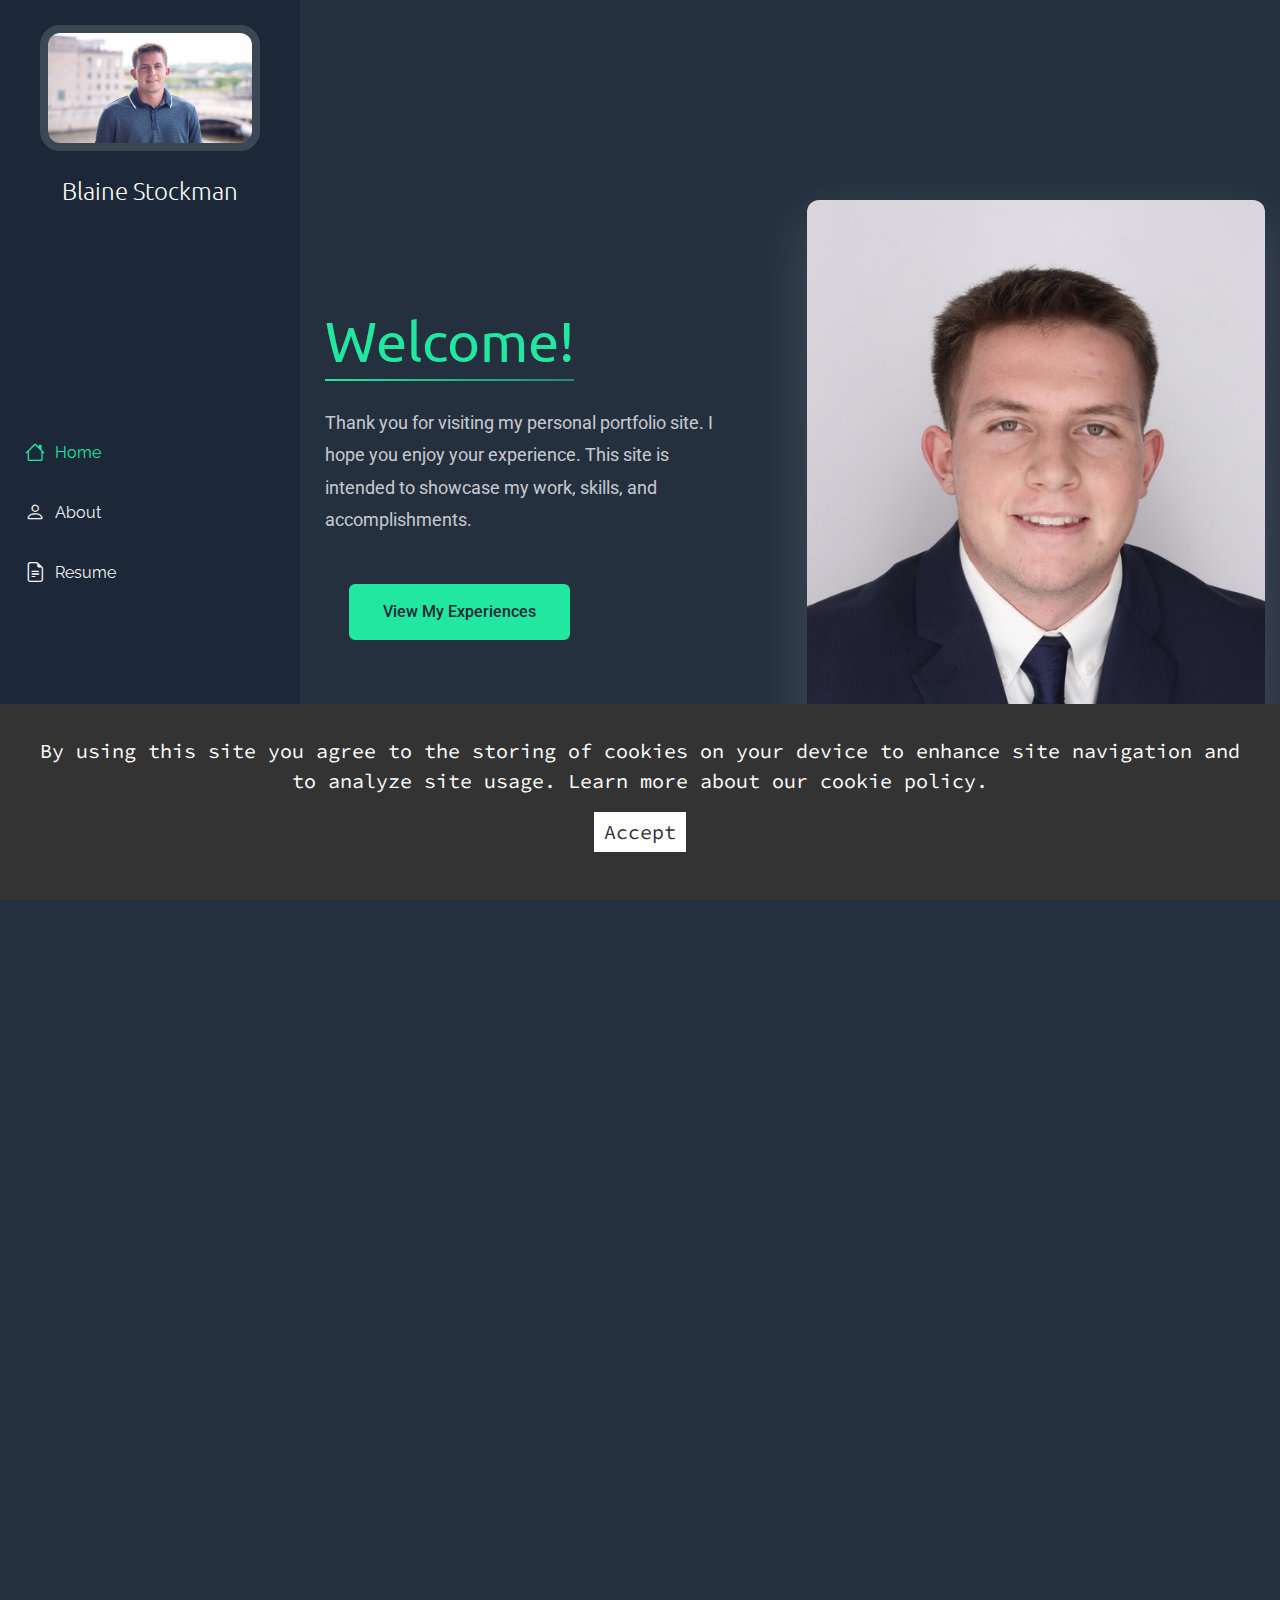
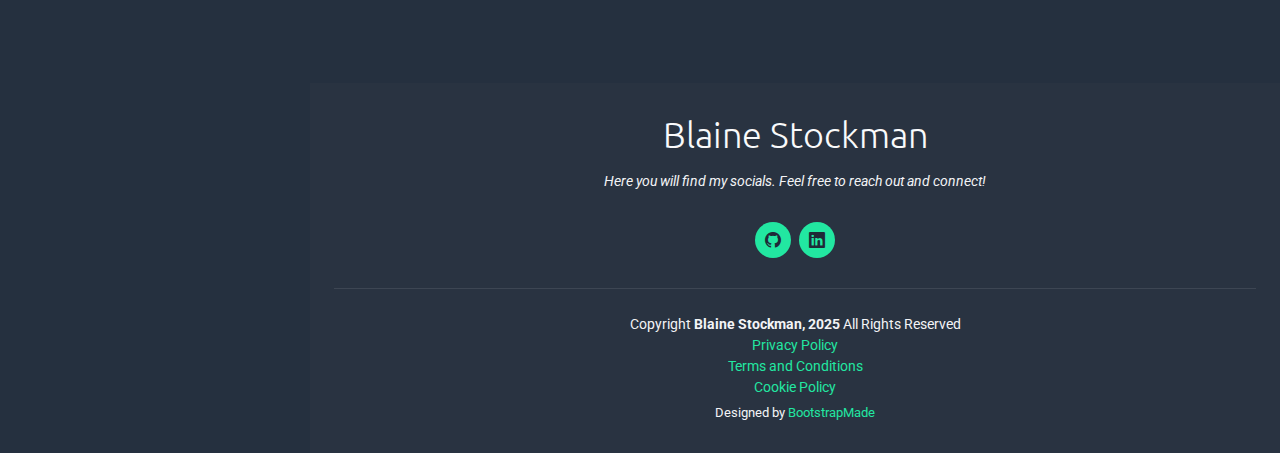
<file: index.html>
<!DOCTYPE html>
<html lang="en">

<head>
  <meta charset="utf-8">
  <meta content="width=device-width, initial-scale=1.0" name="viewport">
  <title>Blaine Stockman Portfolio</title>
  <meta name="description" content="">
  <meta name="keywords" content="">

  <!-- Favicons -->
  <link rel="icon" type="image/png" sizes="32x32" href="./favicon-32x32.png">
  <link rel="icon" type="image/png" sizes="16x16" href="./favicon-16x16.png">
  <link rel="apple-touch-icon" sizes="180x180" href="./apple-touch-icon.png">
  <link rel="icon" type="image/png" sizes="192x192" href="./android-chrome-192x192.png"> 
  <link rel="icon" type="image/png" sizes="512x512" href="./android-chrome-512x512.png">   

  <!-- Fonts -->
  <link href="https://fonts.googleapis.com" rel="preconnect">
  <link href="https://fonts.gstatic.com" rel="preconnect" crossorigin>
  <link href="https://fonts.googleapis.com/css2?family=Roboto:ital,wght@0,100;0,300;0,400;0,500;0,700;0,900;1,100;1,300;1,400;1,500;1,700;1,900&family=Raleway:ital,wght@0,100;0,200;0,300;0,400;0,500;0,600;0,700;0,800;0,900;1,100;1,200;1,300;1,400;1,500;1,600;1,700;1,800;1,900&family=Ubuntu:ital,wght@0,300;0,400;0,500;0,700;1,300;1,400;1,500;1,700&display=swap" rel="stylesheet">

  <!-- Vendor CSS Files -->
  <link href="assets/vendor/bootstrap/css/bootstrap.min.css" rel="stylesheet">
  <link href="assets/vendor/bootstrap-icons/bootstrap-icons.css" rel="stylesheet">
  <link href="assets/vendor/aos/aos.css" rel="stylesheet">
  <link href="assets/vendor/glightbox/css/glightbox.min.css" rel="stylesheet">
  <link href="assets/vendor/swiper/swiper-bundle.min.css" rel="stylesheet">

  <!-- Main CSS File -->
  <link href="assets/css/main.css" rel="stylesheet">

  <!-- =======================================================
  * Template Name: MyPage
  * Template URL: https://bootstrapmade.com/mypage-bootstrap-personal-template/
  * Updated: Sep 20 2025 with Bootstrap v5.3.8
  * Author: BootstrapMade.com
  * License: https://bootstrapmade.com/license/
  ======================================================== -->

  <!-- Google tag (gtag.js) -->
  <script async src="https://www.googletagmanager.com/gtag/js?id=G-8PJTR4YX0N"></script>
  <script>
    window.dataLayer = window.dataLayer || [];
    function gtag(){dataLayer.push(arguments);}
    gtag('js', new Date());

    gtag('config', 'G-8PJTR4YX0N');
  </script>

  <link rel="stylesheet" href="cookie-popup.css" />
</head>

<body class="index-page">

  <header id="header" class="header dark-background d-flex flex-column justify-content-between">
    <i class="header-toggle d-xl-none bi bi-list"></i>

    <div class="header-top">
      <div class="profile-img">
        <img src="assets/img/profile/blaine-stockman-headshot2.JPG" alt="" class="img-fluid">
      </div>

      <a href="index.html" class="logo d-flex align-items-center justify-content-center">
        <!-- Uncomment the line below if you also wish to use an image logo -->
        <!-- <img src="assets/img/logo.webp" alt=""> -->
        <h1 class="sitename">Blaine Stockman</h1>
      </a>

    </div>

    <nav id="navmenu" class="navmenu">
      <ul>
        <li><a href="#hero" class="active"><i class="bi bi-house navicon"></i>Home</a></li>
        <li><a href="#about"><i class="bi bi-person navicon"></i> About</a></li>
        <li><a href="#resume"><i class="bi bi-file-earmark-text navicon"></i> Resume</a></li>
      </ul>
    </nav>

    <div class="social-links text-center">
      <a href="https://github.com/bstock012" class="github" target="_blank" rel="noopener noreferrer"><i class="bi bi-github"></i>
      <a href="https://linkedin.com/in/blaine-stockman-1b2b472b6" class="linkedin" target="_blank" rel="noopener noreferrer"><i class="bi bi-linkedin"></i>
    </div>
  </header>

  <main class="main">

    <!-- Hero Section -->
    <section id="hero" class="hero section">

      <div class="container" data-aos="fade-up" data-aos-delay="100">

        <div class="row align-items-center">
          <div class="col-lg-6 order-2 order-lg-1">
            <div class="hero-content">
              <h1 data-aos="fade-up" data-aos-delay="200">
                <span class="accent-text">Welcome!</span>
              </h1>
              <p class="hero-description" data-aos="fade-up" data-aos-delay="300">
                Thank you for visiting my personal portfolio site. I hope you enjoy your experience. 
                This site is intended to showcase my work, skills, and accomplishments. 
              </p>
              <div class="hero-actions" data-aos="fade-up" data-aos-delay="400">
                <a href="#resume" class="btn-primary">View My Experiences</a>
              </div>
            </div>
          </div>

          <div class="col-lg-6 order-1 order-lg-2">
            <div class="hero-image" data-aos="fade-up" data-aos-delay="300">
              <div class="image-wrapper">
                <img src="assets/img/profile/blaine-stockman-headshot.jpg" alt="Blaine Stockman headshot" class="img-fluid main-image">
              </div>
            </div>
          </div>
        </div>

      </div>

    </section><!-- /Hero Section -->

    <!-- About Section -->
    <section id="about" class="about section">

      <div class="container" data-aos="fade-up" data-aos-delay="100">

        <div class="row justify-content-center">
          <div class="col-lg-10">

            <div class="intro-header text-center" data-aos="fade-up" data-aos-delay="150">
              <h1>Hi, I'm Blaine Stockman</h1>
            </div>

            <div class="main-content-wrapper">
              <div class="row align-items-start">

                <div class="col-lg-4" data-aos="fade-right" data-aos-delay="200">
                  <div class="profile-section">
                    <div class="profile-image-container">
                      <img src="assets/img/profile/blaine-stockman-crst.jpg" class="img-fluid" alt="Blaine Stockman and Mike Gannon">
                      <figcaption class="text-center">Connecting with CRST CEO Mike Gannon</figcaption>
                    </div>
                  </div>
                </div>

                <div class="col-lg-8" data-aos="fade-left" data-aos-delay="250">
                  <div class="content-area">

                    <div class="story-block">
                      <p>I grew up in Homestead, Iowa. It is a very small town about 25 minutes west of Iowa City. 
                        My parents both were raised in the same area, so I get to see many other family members and friends 
                        often as well. I have always loved being in Iowa, and that lead me to go to the University of Iowa. 
                        As a first generation student, there have been plenty of new challenges and opportunities. 
                        I will always be thankful to be a Hawkeye.
                      </p>
                      <br>
                      <p>
                        Coming out of high school I had a strong interest in numbers and analytics. With that, I decided 
                        to major in business analytics and information Systems at The Tippie College of Business at the 
                        University of Iowa. After my freshman, year I also added business management as a major. Any job 
                        requires you to work with other people, and the management major was something I knew would help me 
                        work on that skill. Being a double major was not what I envisined for myself growing up, but it has 
                        been a rewarding experience to go through.
                      </p>
                    </div>
                  </div>
                </div>

              </div>
            </div>
          </div>
        </div>

      </div>

    </section><!-- /About Section -->

    <!-- Resume Section -->
    <section id="resume" class="resume section">

      <!-- Section Title -->
      <div class="container section-title" data-aos="fade-up">
        <h2>Resume</h2>
        <p>Below you will see a glimpse of some of my current and previous experiences.</p>
      </div><!-- End Section Title -->

      <div class="container" data-aos="fade-up" data-aos-delay="100">

        <div class="row align-items-start">
          <div class="col-lg-5" data-aos="fade-right" data-aos-delay="200">
            <div class="professional-journey">
              <div class="section-intro">
                <div class="icon-wrapper">
                  <i class="bi bi-briefcase-fill"></i>
                </div>
                <h2>Professional Experience</h2>
              </div>

              <div class="experience-timeline">
                <div class="timeline-item" data-aos="fade-up" data-aos-delay="300">
                  <div class="timeline-dot"></div>
                  <div class="timeline-content">
                    <div class="position-meta">
                      <span class="timeline-year">2025 - Present</span>
                    </div>
                    <h3>Warehouse Associate</h3>
                    <h4>3E</h4>
                    <p>Receive and inspect shipments, organize materials, prepare orders, operate equipment safely, and maintain a clean, organized workspace.</p>
                  </div>
                </div>

                <div class="timeline-item" data-aos="fade-up" data-aos-delay="350">
                  <div class="timeline-dot"></div>
                  <div class="timeline-content">
                    <div class="position-meta">
                      <span class="timeline-year">2024 - Present</span>
                    </div>
                    <h3>Student Office Assistant</h3>
                    <h4>University of Iowa Tippie College of Business</h4>
                    <p>Assist faculty with administrative tasks, provide excellent customer service, and coordinate department events using internal tools.</p>
                  </div>
                </div>

                <div class="timeline-item" data-aos="fade-up" data-aos-delay="400">
                  <div class="timeline-dot"></div>
                  <div class="timeline-content">
                    <div class="position-meta">
                      <span class="timeline-year">Summer 2024</span>
                    </div>
                    <h3>Operations Intern</h3>
                    <h4>CRST</h4>
                    <p>Optimized delivery routes for a key account in the Capacity Solutions department, improving on-time delivery from 76% to 90% and enabling drivers to complete more orders efficiently.</p>
                  </div>
                </div>
              </div>
            </div>
          </div>

          <div class="col-lg-7" data-aos="fade-left" data-aos-delay="200">
            <div class="education-skills">
              <div class="section-intro">
                <div class="icon-wrapper">
                  <i class="bi bi-mortarboard-fill"></i>
                </div>
                <h2>Education &amp; Qualifications</h2>
              </div>

              <div class="education-grid">
                <div class="education-card primary" data-aos="zoom-in" data-aos-delay="300">
                  <div class="education-header">
                    <div class="degree-icon">
                      <i class="bi bi-award"></i>
                    </div>
                    <div class="degree-info">
                      <h3>BBA, Business Analytics and Information Systems</h3>
                      <p class="institution">University of Iowa Tippie College of Business</p>
                      <span class="graduation-year">2022 - Anticipated 2026</span>
                    </div>
                  </div>
                </div>

                <div class="education-card" data-aos="zoom-in" data-aos-delay="350">
                  <div class="education-header">
                    <div class="degree-icon">
                      <i class="bi bi-award"></i>
                    </div>
                    <div class="degree-info">
                      <h3>BBA, Management</h3>
                      <p class="institution">University of Iowa Tippie College of Business</p>
                      <span class="graduation-year">2022 - Anticipated 2026</span>
                    </div>
                  </div>
                </div>

                <div class="resume-section" data-aos="fade-up" data-aos-delay="400">
                  <h4>Download My Resume</h4>
                  <div class="resume-download">
                    <div class="resume-item">
                      <i class="bi bi-file-earmark-pdf"></i>
                      <div class="resume-details">
                        <span class="resume-text">Click here to download my PDF resume:</span>
                        <a href="assets/docs/blaine_stockman_portfolio_resume.pdf" download class="btn btn-primary mt-2">
                          Download Resume
                        </a>
                      </div>
                    </div>
                  </div>
                </div>
              </div>
            </div>
          </div>
        </div>

      </div>

    </section><!-- /Resume Section -->




  </main>

  <footer id="footer" class="footer light-background">
    <div class="container">
      <h3 class="sitename">Blaine Stockman</h3>
      <p>Here you will find my socials. Feel free to reach out and connect!</p>
      <div class="social-links d-flex justify-content-center">
        <a href="https://github.com/bstock012" class="github" target="_blank" rel="noopener noreferrer"><i class="bi bi-github"></i></a>
        <a href="https://linkedin.com/in/blaine-stockman-1b2b472b6" class="linkedin" target="_blank" rel="noopener noreferrer"><i class="bi bi-linkedin"></i></a>
      </div>
      <div class="container">
        <div class="copyright">
          <span>Copyright</span> <strong>Blaine Stockman, 2025</strong> <span>All Rights Reserved</span>
        </div>
        <div class="privacy policy">
          <a href="privacy.html">Privacy Policy</a>
        </div>
        <div class="terms and conditions">
          <a href="terms-and-conditions.html">Terms and Conditions</a>
        </div>
        <div class="cookie policy"></div>
          <a href="cookie-policy.html">Cookie Policy</a>
        </div>
        <div class="credits">
          <!-- All the links in the footer should remain intact. -->
          <!-- You can delete the links only if you've purchased the pro version. -->
          <!-- Licensing information: https://bootstrapmade.com/license/ -->
          <!-- Purchase the pro version with working PHP/AJAX contact form: [buy-url] -->
          Designed by <a href="https://bootstrapmade.com/">BootstrapMade</a>
        </div>
      </div>
    </div>
  </footer>

  <!-- Scroll Top -->
  <a href="#" id="scroll-top" class="scroll-top d-flex align-items-center justify-content-center active" aria-label="Scroll to top">
  <i class="bi bi-arrow-up-short"></i>
  </a>

  <!-- Preloader -->
  <div id="preloader"></div>

  <!-- Vendor JS Files -->
  <script src="assets/vendor/bootstrap/js/bootstrap.bundle.min.js"></script>
  <script src="assets/vendor/php-email-form/validate.js"></script>
  <script src="assets/vendor/aos/aos.js"></script>
  <script src="assets/vendor/purecounter/purecounter_vanilla.js"></script>
  <script src="assets/vendor/typed.js/typed.umd.js"></script>
  <script src="assets/vendor/waypoints/noframework.waypoints.js"></script>
  <script src="assets/vendor/imagesloaded/imagesloaded.pkgd.min.js"></script>
  <script src="assets/vendor/isotope-layout/isotope.pkgd.min.js"></script>
  <script src="assets/vendor/glightbox/js/glightbox.min.js"></script>
  <script src="assets/vendor/swiper/swiper-bundle.min.js"></script>

  <!-- Main JS File -->
  <script src="assets/js/main.js"></script>


  <!-- Cookies -->
  <div id="cookie-popup">
    <p>
      By using this site you agree to the storing of cookies on your device to
      enhance site navigation and to analyze site usage. Learn more about our
      <a href="/cookie-policy.html">cookie policy</a>.
    </p>
    <p>
      <button id="accept-cookies">Accept</button>
    </p>
  </div>

  <script src="cookie-popup.js"></script>

</body>

</html>
</file>
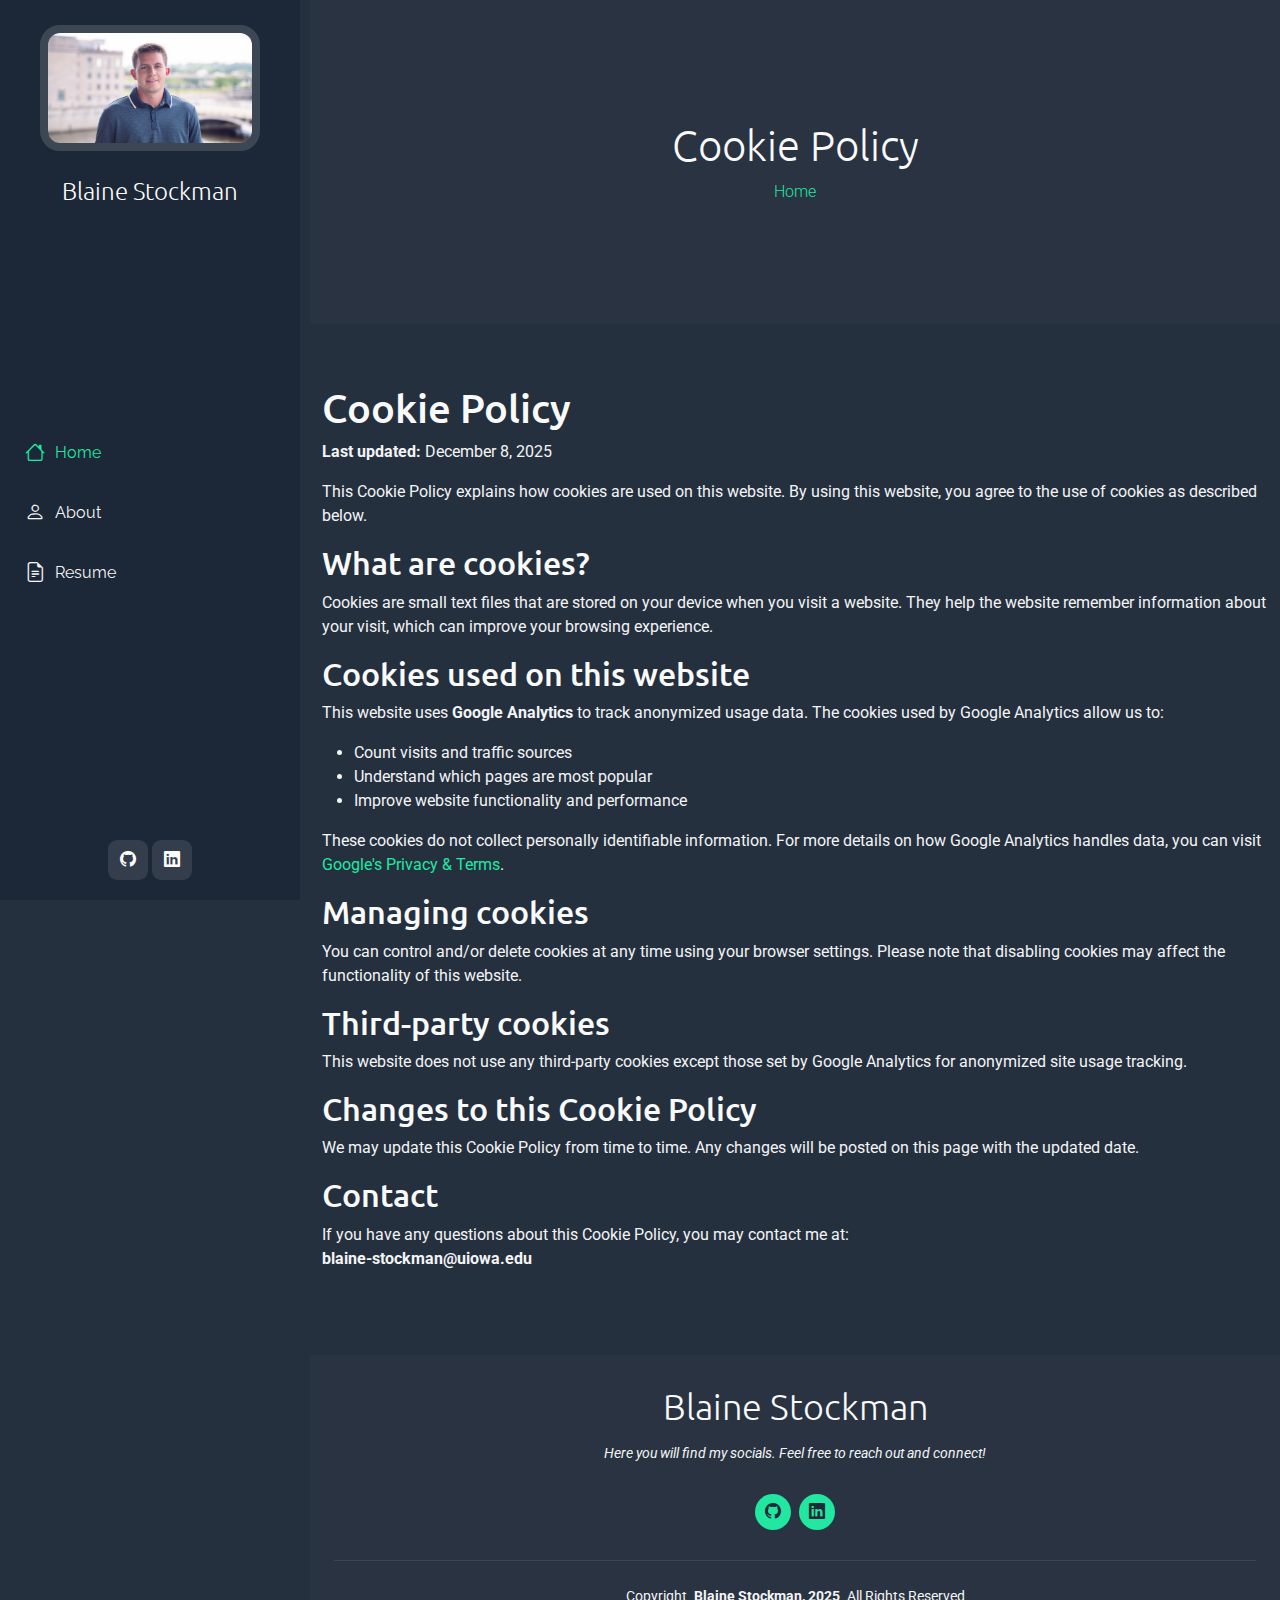
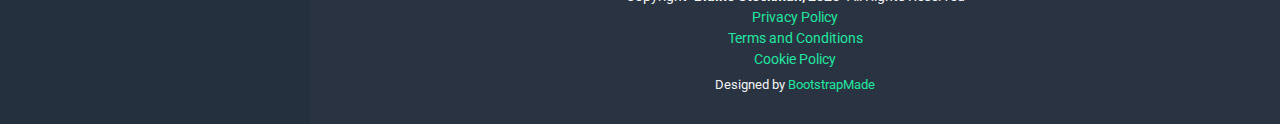
<file: cookie-policy.html>
<!DOCTYPE html>
<html lang="en">

<head>
  <meta charset="utf-8">
  <meta content="width=device-width, initial-scale=1.0" name="viewport">
  <title>Service Details - MyPage Bootstrap Template</title>
  <meta name="description" content="">
  <meta name="keywords" content="">

  <!-- Favicons -->
  <link rel="icon" type="image/png" sizes="32x32" href="./favicon-32x32.png">
  <link rel="icon" type="image/png" sizes="16x16" href="./favicon-16x16.png">
  <link rel="apple-touch-icon" sizes="180x180" href="./apple-touch-icon.png">
  <link rel="icon" type="image/png" sizes="192x192" href="./android-chrome-192x192.png"> 
  <link rel="icon" type="image/png" sizes="512x512" href="./android-chrome-512x512.png">

  <!-- Fonts -->
  <link href="https://fonts.googleapis.com" rel="preconnect">
  <link href="https://fonts.gstatic.com" rel="preconnect" crossorigin>
  <link href="https://fonts.googleapis.com/css2?family=Roboto:ital,wght@0,100;0,300;0,400;0,500;0,700;0,900;1,100;1,300;1,400;1,500;1,700;1,900&family=Raleway:ital,wght@0,100;0,200;0,300;0,400;0,500;0,600;0,700;0,800;0,900;1,100;1,200;1,300;1,400;1,500;1,600;1,700;1,800;1,900&family=Ubuntu:ital,wght@0,300;0,400;0,500;0,700;1,300;1,400;1,500;1,700&display=swap" rel="stylesheet">

  <!-- Vendor CSS Files -->
  <link href="assets/vendor/bootstrap/css/bootstrap.min.css" rel="stylesheet">
  <link href="assets/vendor/bootstrap-icons/bootstrap-icons.css" rel="stylesheet">
  <link href="assets/vendor/aos/aos.css" rel="stylesheet">
  <link href="assets/vendor/glightbox/css/glightbox.min.css" rel="stylesheet">
  <link href="assets/vendor/swiper/swiper-bundle.min.css" rel="stylesheet">

  <!-- Main CSS File -->
  <link href="assets/css/main.css" rel="stylesheet">

  <!-- =======================================================
  * Template Name: MyPage
  * Template URL: https://bootstrapmade.com/mypage-bootstrap-personal-template/
  * Updated: Sep 20 2025 with Bootstrap v5.3.8
  * Author: BootstrapMade.com
  * License: https://bootstrapmade.com/license/
  ======================================================== -->
</head>

<body class="cookie-policy-page">

  <header id="header" class="header dark-background d-flex flex-column justify-content-between">
    <i class="header-toggle d-xl-none bi bi-list"></i>

    <div class="header-top">
      <div class="profile-img">
        <img src="assets/img/profile/blaine-stockman-headshot2.JPG" alt="" class="img-fluid">
      </div>

      <a href="index.html" class="logo d-flex align-items-center justify-content-center">
        <!-- Uncomment the line below if you also wish to use an image logo -->
        <!-- <img src="assets/img/logo.webp" alt=""> -->
        <h1 class="sitename">Blaine Stockman</h1>
      </a>

    </div>

    <nav id="navmenu" class="navmenu">
      <ul>
        <li><a href="index.html#hero" class="active"><i class="bi bi-house navicon"></i>Home</a></li>
        <li><a href="index.html#about"><i class="bi bi-person navicon"></i> About</a></li>
        <li><a href="index.html#resume"><i class="bi bi-file-earmark-text navicon"></i> Resume</a></li>
      </ul>
    </nav>

    <div class="social-links text-center">
      <a href="https://github.com/bstock012" class="github" target="_blank" rel="noopener noreferrer"><i class="bi bi-github"></i>
      <a href="https://linkedin.com/in/blaine-stockman-1b2b472b6" class="linkedin" target="_blank" rel="noopener noreferrer"><i class="bi bi-linkedin"></i>
    </div>
  </header>

  <main class="main">

    <!-- Page Title -->
    <div class="page-title light-background">
      <div class="container">
        <h1>Cookie Policy</h1>
        <nav class="breadcrumbs">
          <ol>
            <li><a href="index.html">Home</a></li>
          </ol>
        </nav>
      </div>
    </div><!-- End Page Title -->

    <!-- Cookie Policy Section -->
    <section id="cookie policy" class="cookie policy section">
      <div class="row justify-content-center">
        <div class="col-lg-6 order-2 order-lg-1">
          <div class="hero-content">
            <h1 data-aos="fade-up" data-aos-delay="200">
          </div>
        </div>
      <div/>
    <div class="container" data-aos="fade-up" data-aos-delay="100">
      <h1>Cookie Policy</h1>
      <p><strong>Last updated:</strong> December 8, 2025</p>

      <p>This Cookie Policy explains how cookies are used on this website. By using this website, you agree to the use of cookies as described below.</p>

      <h2>What are cookies?</h2>
      <p>Cookies are small text files that are stored on your device when you visit a website. They help the website remember information about your visit, which can improve your browsing experience.</p>

      <h2>Cookies used on this website</h2>
      <p>This website uses <strong>Google Analytics</strong> to track anonymized usage data. The cookies used by Google Analytics allow us to:</p>
      <ul>
        <li>Count visits and traffic sources</li>
        <li>Understand which pages are most popular</li>
        <li>Improve website functionality and performance</li>
      </ul>

      <p>These cookies do not collect personally identifiable information. For more details on how Google Analytics handles data, you can visit <a href="https://policies.google.com/technologies/partner-sites" target="_blank" rel="noopener noreferrer">Google's Privacy & Terms</a>.</p>

      <h2>Managing cookies</h2>
      <p>You can control and/or delete cookies at any time using your browser settings. Please note that disabling cookies may affect the functionality of this website.</p>

      <h2>Third-party cookies</h2>
      <p>This website does not use any third-party cookies except those set by Google Analytics for anonymized site usage tracking.</p>

      <h2>Changes to this Cookie Policy</h2>
      <p>We may update this Cookie Policy from time to time. Any changes will be posted on this page with the updated date.</p>

      <h2>Contact</h2>
      <p>If you have any questions about this Cookie Policy, you may contact me at:<br>
        <strong>blaine-stockman@uiowa.edu</strong>
      </p>
    </div>

  </main>

  <footer id="footer" class="footer light-background">
    <div class="container">
      <h3 class="sitename">Blaine Stockman</h3>
      <p>Here you will find my socials. Feel free to reach out and connect!</p>
      <div class="social-links d-flex justify-content-center">
        <a href="https://github.com/bstock012" class="github" target="_blank" rel="noopener noreferrer"><i class="bi bi-github"></i></a>
        <a href="https://linkedin.com/in/blaine-stockman-1b2b472b6" class="linkedin" target="_blank" rel="noopener noreferrer"><i class="bi bi-linkedin"></i></a>
      </div>
      <div class="container">
        <div class="copyright">
          <span>Copyright</span> <strong class="px-1 sitename">Blaine Stockman, 2025</strong> <span>All Rights Reserved</span>
        </div>
        <div class="privacy policy">
          <a href="privacy.html">Privacy Policy</a>
        </div>
        <div class="terms and conditions">
          <a href="terms-and-conditions.html">Terms and Conditions</a>
        </div>
        <div class="cookie policy">
          <a href="cookie-policy.html">Cookie Policy</a>
        </div>
        <div class="credits">
          <!-- All the links in the footer should remain intact. -->
          <!-- You can delete the links only if you've purchased the pro version. -->
          <!-- Licensing information: https://bootstrapmade.com/license/ -->
          <!-- Purchase the pro version with working PHP/AJAX contact form: [buy-url] -->
          Designed by <a href="https://bootstrapmade.com/">BootstrapMade</a>
        </div>
      </div>
    </div>
  </footer>

  <!-- Scroll Top -->
  <a href="#" id="scroll-top" class="scroll-top d-flex align-items-center justify-content-center"><i class="bi bi-arrow-up-short"></i></a>

  <!-- Preloader -->
  <div id="preloader"></div>

  <!-- Vendor JS Files -->
  <script src="assets/vendor/bootstrap/js/bootstrap.bundle.min.js"></script>
  <script src="assets/vendor/php-email-form/validate.js"></script>
  <script src="assets/vendor/aos/aos.js"></script>
  <script src="assets/vendor/purecounter/purecounter_vanilla.js"></script>
  <script src="assets/vendor/typed.js/typed.umd.js"></script>
  <script src="assets/vendor/waypoints/noframework.waypoints.js"></script>
  <script src="assets/vendor/imagesloaded/imagesloaded.pkgd.min.js"></script>
  <script src="assets/vendor/isotope-layout/isotope.pkgd.min.js"></script>
  <script src="assets/vendor/glightbox/js/glightbox.min.js"></script>
  <script src="assets/vendor/swiper/swiper-bundle.min.js"></script>

  <!-- Main JS File -->
  <script src="assets/js/main.js"></script>

</body>

</html>
</file>
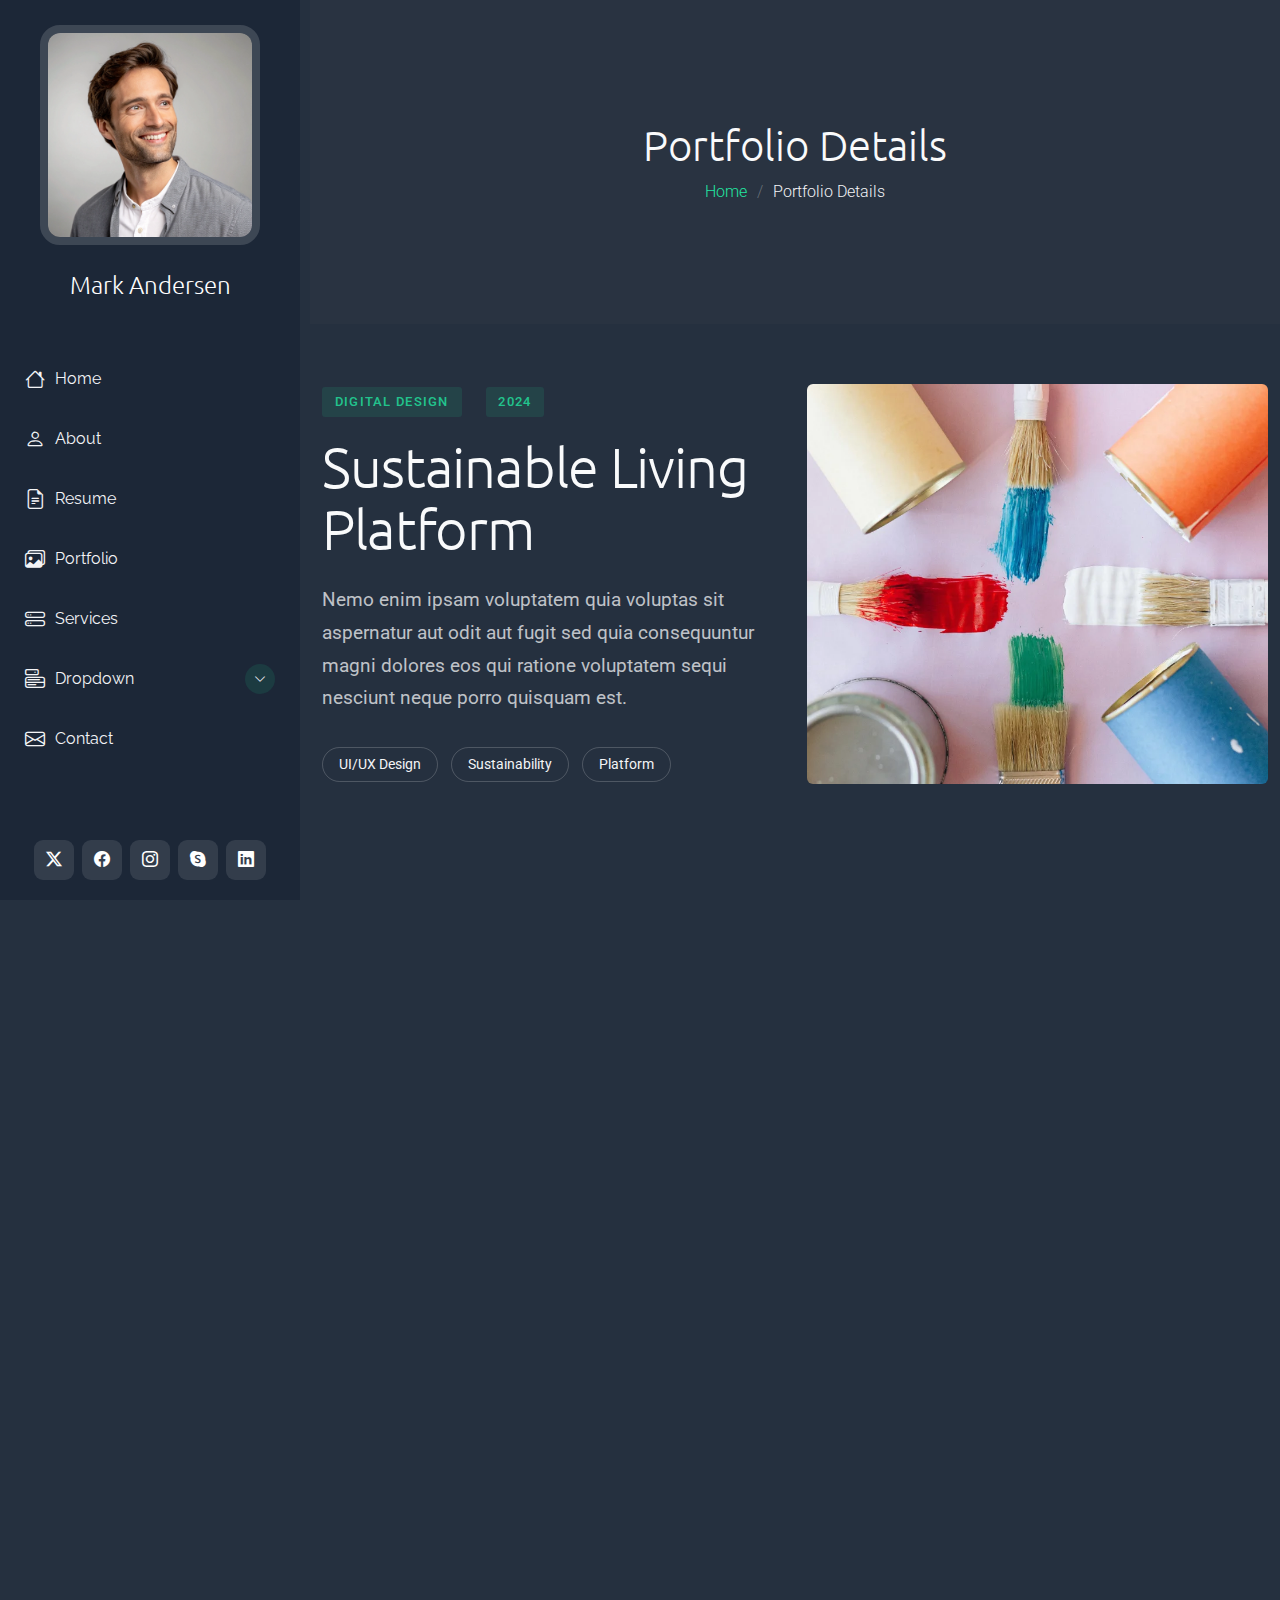
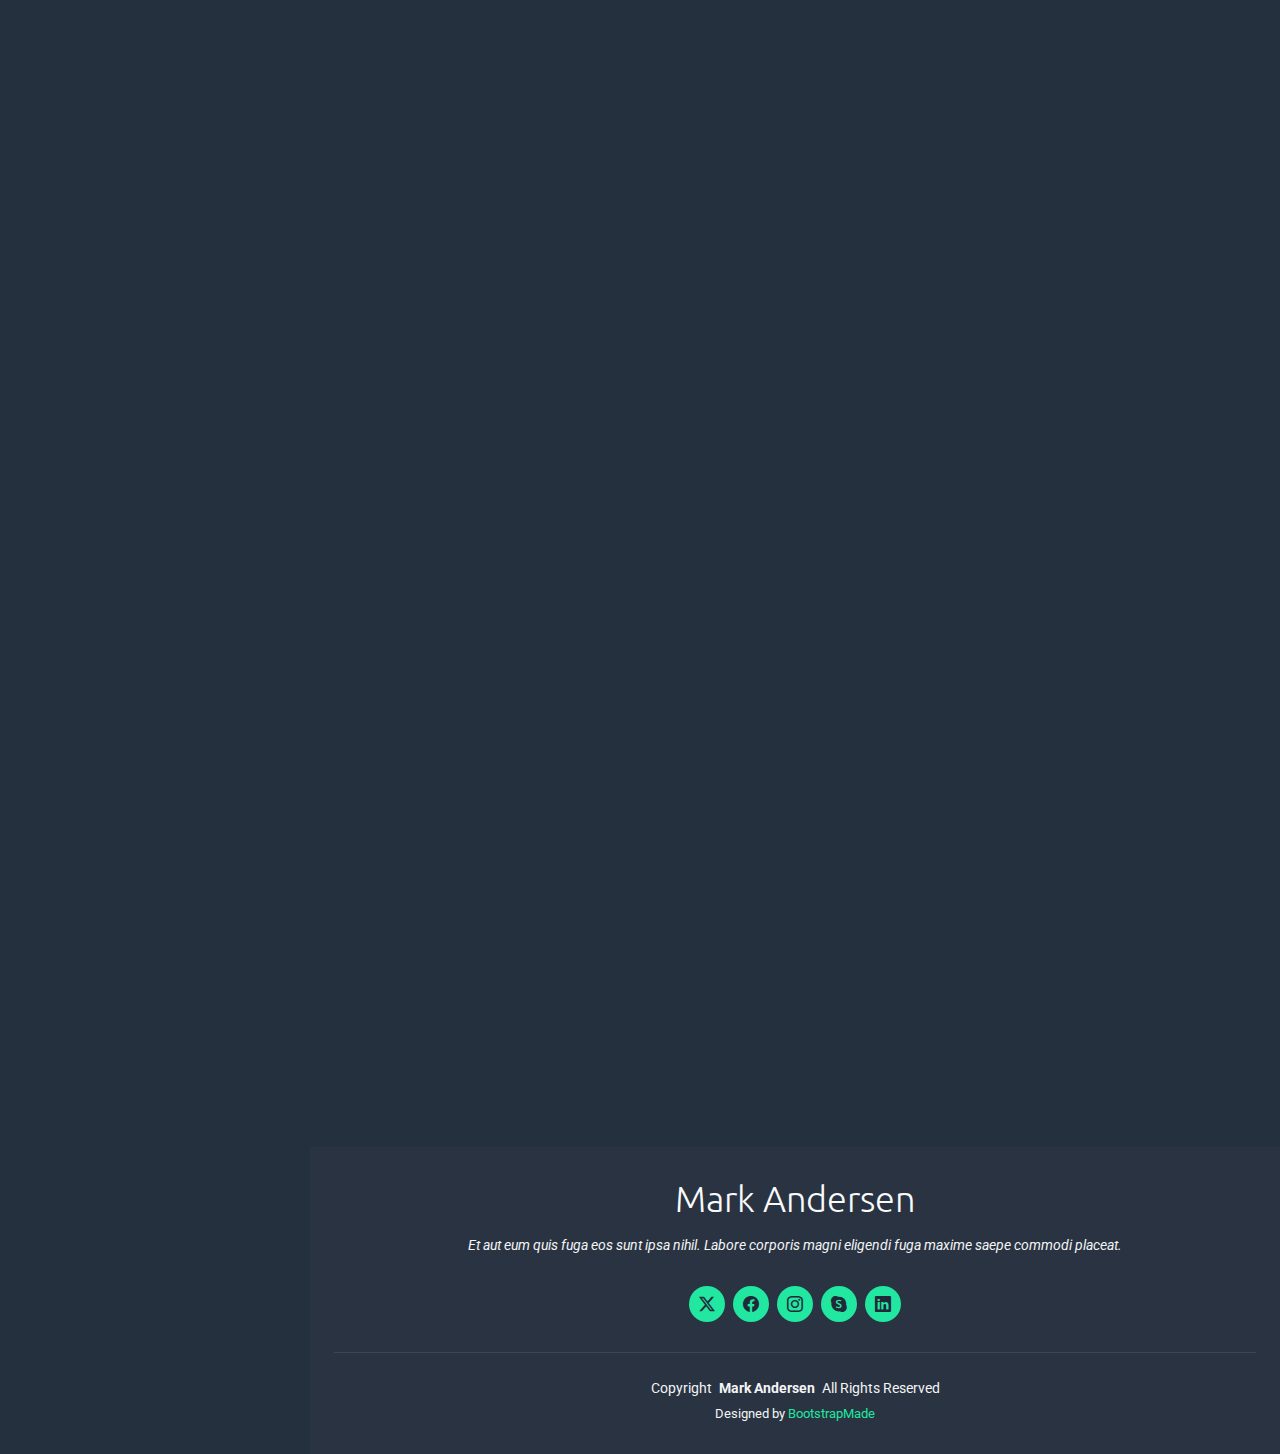
<file: portfolio-details.html>
<!DOCTYPE html>
<html lang="en">

<head>
  <meta charset="utf-8">
  <meta content="width=device-width, initial-scale=1.0" name="viewport">
  <title>Portfolio Details - MyPage Bootstrap Template</title>
  <meta name="description" content="">
  <meta name="keywords" content="">

  <!-- Favicons -->
  <link href="assets/img/favicon.png" rel="icon">
  <link href="assets/img/apple-touch-icon.png" rel="apple-touch-icon">

  <!-- Fonts -->
  <link href="https://fonts.googleapis.com" rel="preconnect">
  <link href="https://fonts.gstatic.com" rel="preconnect" crossorigin>
  <link href="https://fonts.googleapis.com/css2?family=Roboto:ital,wght@0,100;0,300;0,400;0,500;0,700;0,900;1,100;1,300;1,400;1,500;1,700;1,900&family=Raleway:ital,wght@0,100;0,200;0,300;0,400;0,500;0,600;0,700;0,800;0,900;1,100;1,200;1,300;1,400;1,500;1,600;1,700;1,800;1,900&family=Ubuntu:ital,wght@0,300;0,400;0,500;0,700;1,300;1,400;1,500;1,700&display=swap" rel="stylesheet">

  <!-- Vendor CSS Files -->
  <link href="assets/vendor/bootstrap/css/bootstrap.min.css" rel="stylesheet">
  <link href="assets/vendor/bootstrap-icons/bootstrap-icons.css" rel="stylesheet">
  <link href="assets/vendor/aos/aos.css" rel="stylesheet">
  <link href="assets/vendor/glightbox/css/glightbox.min.css" rel="stylesheet">
  <link href="assets/vendor/swiper/swiper-bundle.min.css" rel="stylesheet">

  <!-- Main CSS File -->
  <link href="assets/css/main.css" rel="stylesheet">

  <!-- =======================================================
  * Template Name: MyPage
  * Template URL: https://bootstrapmade.com/mypage-bootstrap-personal-template/
  * Updated: Sep 20 2025 with Bootstrap v5.3.8
  * Author: BootstrapMade.com
  * License: https://bootstrapmade.com/license/
  ======================================================== -->
</head>

<body class="portfolio-details-page">

  <header id="header" class="header dark-background d-flex flex-column justify-content-between">
    <i class="header-toggle d-xl-none bi bi-list"></i>

    <div class="header-top">
      <div class="profile-img">
        <img src="assets/img/profile/profile-square-14.webp" alt="" class="img-fluid">
      </div>

      <a href="index.html" class="logo d-flex align-items-center justify-content-center">
        <!-- Uncomment the line below if you also wish to use an image logo -->
        <!-- <img src="assets/img/logo.webp" alt=""> -->
        <h1 class="sitename">Mark Andersen</h1>
      </a>

    </div>

    <nav id="navmenu" class="navmenu">
      <ul>
        <li><a href="#hero"><i class="bi bi-house navicon"></i>Home</a></li>
        <li><a href="#about"><i class="bi bi-person navicon"></i> About</a></li>
        <li><a href="#resume"><i class="bi bi-file-earmark-text navicon"></i> Resume</a></li>
        <li><a href="#portfolio"><i class="bi bi-images navicon"></i> Portfolio</a></li>
        <li><a href="#services"><i class="bi bi-hdd-stack navicon"></i> Services</a></li>
        <li class="dropdown"><a href="#"><i class="bi bi-menu-button navicon"></i> <span>Dropdown</span> <i class="bi bi-chevron-down toggle-dropdown"></i></a>
          <ul>
            <li><a href="#">Dropdown 1</a></li>
            <li class="dropdown"><a href="#"><span>Deep Dropdown</span> <i class="bi bi-chevron-down toggle-dropdown"></i></a>
              <ul>
                <li><a href="#">Deep Dropdown 1</a></li>
                <li><a href="#">Deep Dropdown 2</a></li>
                <li><a href="#">Deep Dropdown 3</a></li>
                <li><a href="#">Deep Dropdown 4</a></li>
                <li><a href="#">Deep Dropdown 5</a></li>
              </ul>
            </li>
            <li><a href="#">Dropdown 2</a></li>
            <li><a href="#">Dropdown 3</a></li>
            <li><a href="#">Dropdown 4</a></li>
          </ul>
        </li>
        <li><a href="#contact"><i class="bi bi-envelope navicon"></i> Contact</a></li>
      </ul>
    </nav>

    <div class="social-links text-center">
      <a href="#" class="twitter"><i class="bi bi-twitter-x"></i></a>
      <a href="#" class="facebook"><i class="bi bi-facebook"></i></a>
      <a href="#" class="instagram"><i class="bi bi-instagram"></i></a>
      <a href="#" class="google-plus"><i class="bi bi-skype"></i></a>
      <a href="#" class="linkedin"><i class="bi bi-linkedin"></i></a>
    </div>
  </header>

  <main class="main">

    <!-- Page Title -->
    <div class="page-title light-background">
      <div class="container">
        <h1>Portfolio Details</h1>
        <nav class="breadcrumbs">
          <ol>
            <li><a href="index.html">Home</a></li>
            <li class="current">Portfolio Details</li>
          </ol>
        </nav>
      </div>
    </div><!-- End Page Title -->

    <!-- Portfolio Details Section -->
    <section id="portfolio-details" class="portfolio-details section">

      <div class="container" data-aos="fade-up" data-aos-delay="100">

        <div class="hero-section">
          <div class="row align-items-center">
            <div class="col-lg-6" data-aos="fade-right">
              <div class="project-header">
                <div class="project-meta">
                  <span class="category">Digital Design</span>
                  <span class="year">2024</span>
                </div>
                <h1 class="project-title">Sustainable Living Platform</h1>
                <p class="project-summary">Nemo enim ipsam voluptatem quia voluptas sit aspernatur aut odit aut fugit sed quia consequuntur magni dolores eos qui ratione voluptatem sequi nesciunt neque porro quisquam est.</p>
                <div class="project-tags">
                  <span class="tag">UI/UX Design</span>
                  <span class="tag">Sustainability</span>
                  <span class="tag">Platform</span>
                </div>
              </div>
            </div>
            <div class="col-lg-6" data-aos="fade-left" data-aos-delay="200">
              <div class="hero-image">
                <img src="assets/img/portfolio/portfolio-3.webp" alt="Project showcase" class="img-fluid" loading="lazy">
              </div>
            </div>
          </div>
        </div>

        <div class="visual-showcase" data-aos="fade-up" data-aos-delay="100">
          <div class="showcase-gallery">
            <div class="gallery-item large" data-aos="zoom-in" data-aos-delay="150">
              <img src="assets/img/portfolio/portfolio-7.webp" alt="Design showcase" class="img-fluid glightbox">
            </div>
            <div class="gallery-item" data-aos="fade-up" data-aos-delay="200">
              <img src="assets/img/portfolio/portfolio-5.webp" alt="Design showcase" class="img-fluid glightbox">
            </div>
            <div class="gallery-item" data-aos="fade-up" data-aos-delay="250">
              <img src="assets/img/portfolio/portfolio-8.webp" alt="Design showcase" class="img-fluid glightbox">
            </div>
          </div>
        </div>

        <div class="content-section">
          <div class="row">
            <div class="col-lg-7" data-aos="fade-up" data-aos-delay="100">
              <div class="main-content">
                <h2>Design Philosophy</h2>
                <p>Sed ut perspiciatis unde omnis iste natus error sit voluptatem accusantium doloremque laudantium totam rem aperiam eaque ipsa quae ab illo inventore veritatis et quasi architecto beatae vitae dicta sunt explicabo.</p>
                <p>Nemo enim ipsam voluptatem quia voluptas sit aspernatur aut odit aut fugit sed quia consequuntur magni dolores eos qui ratione voluptatem sequi nesciunt neque porro quisquam est qui dolorem ipsum quia dolor sit amet consectetur adipisci velit.</p>
                <p>Ut enim ad minima veniam quis nostrum exercitationem ullam corporis suscipit laboriosam nisi ut aliquid ex ea commodi consequatur quis autem vel eum iure reprehenderit qui in ea voluptate velit esse quam nihil molestiae consequatur.</p>
              </div>
            </div>
            <div class="col-lg-4 offset-lg-1" data-aos="fade-up" data-aos-delay="200">
              <div class="project-specs">
                <div class="spec-item">
                  <h5>Client</h5>
                  <p>EcoLife Solutions</p>
                </div>
                <div class="spec-item">
                  <h5>Timeline</h5>
                  <p>8 Months</p>
                </div>
                <div class="spec-item">
                  <h5>My Role</h5>
                  <p>Product Designer</p>
                </div>
                <div class="spec-item">
                  <h5>Team</h5>
                  <p>7 Members</p>
                </div>
                <div class="spec-item">
                  <h5>Deliverables</h5>
                  <p>Web Platform, Mobile App</p>
                </div>
              </div>
            </div>
          </div>
        </div>

        <div class="process-timeline" data-aos="fade-up" data-aos-delay="100">
          <div class="timeline-header">
            <h2>Design Process</h2>
          </div>
          <div class="timeline-steps">
            <div class="timeline-item" data-aos="fade-up" data-aos-delay="150">
              <div class="step-marker">
                <span class="step-number">1</span>
              </div>
              <div class="step-content">
                <h4>Research &amp; Analysis</h4>
                <p>Similique sunt in culpa qui officia deserunt mollitia animi id est laborum et dolorum fuga et harum quidem rerum facilis est et expedita distinctio nam libero tempore.</p>
              </div>
            </div>
            <div class="timeline-item" data-aos="fade-up" data-aos-delay="200">
              <div class="step-marker">
                <span class="step-number">2</span>
              </div>
              <div class="step-content">
                <h4>Ideation &amp; Concepts</h4>
                <p>Cum soluta nobis est eligendi optio cumque nihil impedit quo minus id quod maxime placeat facere possimus omnis voluptas assumenda est omnis dolor repellendus.</p>
              </div>
            </div>
            <div class="timeline-item" data-aos="fade-up" data-aos-delay="250">
              <div class="step-marker">
                <span class="step-number">3</span>
              </div>
              <div class="step-content">
                <h4>Prototyping &amp; Testing</h4>
                <p>Temporibus autem quibusdam et aut officiis debitis aut rerum necessitatibus saepe eveniet ut et voluptates repudiandae sint et molestiae non recusandae itaque earum rerum.</p>
              </div>
            </div>
            <div class="timeline-item" data-aos="fade-up" data-aos-delay="300">
              <div class="step-marker">
                <span class="step-number">4</span>
              </div>
              <div class="step-content">
                <h4>Implementation &amp; Launch</h4>
                <p>Hic tenetur a sapiente delectus ut aut reiciendis voluptatibus maiores alias consequatur aut perferendis doloribus asperiores repellat consectetur adipisci velit.</p>
              </div>
            </div>
          </div>
        </div>

        <div class="tools-section" data-aos="fade-up" data-aos-delay="100">
          <div class="row align-items-center">
            <div class="col-lg-5">
              <h2>Tools &amp; Technologies</h2>
              <p>Itaque earum rerum hic tenetur a sapiente delectus ut aut reiciendis voluptatibus maiores alias consequatur aut perferendis doloribus asperiores repellat sed ut perspiciatis unde omnis iste natus error.</p>
            </div>
            <div class="col-lg-6 offset-lg-1">
              <div class="tools-grid">
                <div class="tool-category" data-aos="fade-up" data-aos-delay="150">
                  <h5>Design</h5>
                  <div class="tool-list">
                    <span class="tool-item">Figma</span>
                    <span class="tool-item">Sketch</span>
                    <span class="tool-item">Adobe XD</span>
                    <span class="tool-item">Principle</span>
                  </div>
                </div>
                <div class="tool-category" data-aos="fade-up" data-aos-delay="200">
                  <h5>Development</h5>
                  <div class="tool-list">
                    <span class="tool-item">React</span>
                    <span class="tool-item">Node.js</span>
                    <span class="tool-item">MongoDB</span>
                  </div>
                </div>
                <div class="tool-category" data-aos="fade-up" data-aos-delay="250">
                  <h5>Analytics</h5>
                  <div class="tool-list">
                    <span class="tool-item">Hotjar</span>
                    <span class="tool-item">Mixpanel</span>
                    <span class="tool-item">Google Analytics</span>
                  </div>
                </div>
              </div>
            </div>
          </div>
        </div>

        <div class="impact-metrics" data-aos="fade-up" data-aos-delay="100">
          <div class="metrics-container">
            <div class="metrics-header">
              <h2>Project Impact</h2>
              <p>At vero eos et accusamus et iusto odio dignissimos ducimus qui blanditiis praesentium voluptatum deleniti atque corrupti quos dolores.</p>
            </div>
            <div class="metrics-grid">
              <div class="metric-card" data-aos="fade-up" data-aos-delay="150">
                <div class="metric-value">92%</div>
                <div class="metric-label">User Satisfaction</div>
              </div>
              <div class="metric-card" data-aos="fade-up" data-aos-delay="200">
                <div class="metric-value">18k+</div>
                <div class="metric-label">Monthly Users</div>
              </div>
              <div class="metric-card" data-aos="fade-up" data-aos-delay="250">
                <div class="metric-value">4.9</div>
                <div class="metric-label">App Store Rating</div>
              </div>
              <div class="metric-card" data-aos="fade-up" data-aos-delay="300">
                <div class="metric-value">65%</div>
                <div class="metric-label">Conversion Increase</div>
              </div>
            </div>
          </div>
        </div>

        <div class="additional-gallery" data-aos="fade-up" data-aos-delay="100">
          <div class="gallery-slider swiper init-swiper">
            <script type="application/json" class="swiper-config">
              {
                "loop": true,
                "speed": 600,
                "autoplay": {
                  "delay": 4000
                },
                "slidesPerView": 1,
                "spaceBetween": 30,
                "breakpoints": {
                  "768": {
                    "slidesPerView": 2
                  },
                  "1200": {
                    "slidesPerView": 3
                  }
                },
                "pagination": {
                  "el": ".swiper-pagination",
                  "type": "bullets",
                  "clickable": true
                }
              }
            </script>
            <div class="swiper-wrapper">
              <div class="swiper-slide">
                <img src="assets/img/portfolio/portfolio-12.webp" alt="Project detail" class="img-fluid glightbox" loading="lazy">
              </div>
              <div class="swiper-slide">
                <img src="assets/img/portfolio/portfolio-2.webp" alt="Project detail" class="img-fluid glightbox" loading="lazy">
              </div>
              <div class="swiper-slide">
                <img src="assets/img/portfolio/portfolio-6.webp" alt="Project detail" class="img-fluid glightbox" loading="lazy">
              </div>
              <div class="swiper-slide">
                <img src="assets/img/portfolio/portfolio-10.webp" alt="Project detail" class="img-fluid glightbox" loading="lazy">
              </div>
            </div>
            <div class="swiper-pagination"></div>
          </div>
        </div>

        <div class="project-nav" data-aos="fade-up" data-aos-delay="100">
          <div class="nav-wrapper">
            <a href="#" class="nav-link prev-project">
              <div class="nav-content">
                <span class="nav-direction">← Previous</span>
                <span class="nav-title">Digital Banking Solution</span>
              </div>
            </a>
            <a href="#" class="nav-link all-projects">
              <i class="bi bi-grid-3x3-gap"></i>
              <span>All Projects</span>
            </a>
            <a href="#" class="nav-link next-project">
              <div class="nav-content">
                <span class="nav-direction">Next →</span>
                <span class="nav-title">Healthcare Mobile App</span>
              </div>
            </a>
          </div>
        </div>

      </div>

    </section><!-- /Portfolio Details Section -->

  </main>

  <footer id="footer" class="footer light-background">
    <div class="container">
      <h3 class="sitename">Mark Andersen</h3>
      <p>Et aut eum quis fuga eos sunt ipsa nihil. Labore corporis magni eligendi fuga maxime saepe commodi placeat.</p>
      <div class="social-links d-flex justify-content-center">
        <a href=""><i class="bi bi-twitter-x"></i></a>
        <a href=""><i class="bi bi-facebook"></i></a>
        <a href=""><i class="bi bi-instagram"></i></a>
        <a href=""><i class="bi bi-skype"></i></a>
        <a href=""><i class="bi bi-linkedin"></i></a>
      </div>
      <div class="container">
        <div class="copyright">
          <span>Copyright</span> <strong class="px-1 sitename">Mark Andersen</strong> <span>All Rights Reserved</span>
        </div>
        <div class="credits">
          <!-- All the links in the footer should remain intact. -->
          <!-- You can delete the links only if you've purchased the pro version. -->
          <!-- Licensing information: https://bootstrapmade.com/license/ -->
          <!-- Purchase the pro version with working PHP/AJAX contact form: [buy-url] -->
          Designed by <a href="https://bootstrapmade.com/">BootstrapMade</a>
        </div>
      </div>
    </div>
  </footer>

  <!-- Scroll Top -->
  <a href="#" id="scroll-top" class="scroll-top d-flex align-items-center justify-content-center"><i class="bi bi-arrow-up-short"></i></a>

  <!-- Preloader -->
  <div id="preloader"></div>

  <!-- Vendor JS Files -->
  <script src="assets/vendor/bootstrap/js/bootstrap.bundle.min.js"></script>
  <script src="assets/vendor/php-email-form/validate.js"></script>
  <script src="assets/vendor/aos/aos.js"></script>
  <script src="assets/vendor/purecounter/purecounter_vanilla.js"></script>
  <script src="assets/vendor/typed.js/typed.umd.js"></script>
  <script src="assets/vendor/waypoints/noframework.waypoints.js"></script>
  <script src="assets/vendor/imagesloaded/imagesloaded.pkgd.min.js"></script>
  <script src="assets/vendor/isotope-layout/isotope.pkgd.min.js"></script>
  <script src="assets/vendor/glightbox/js/glightbox.min.js"></script>
  <script src="assets/vendor/swiper/swiper-bundle.min.js"></script>

  <!-- Main JS File -->
  <script src="assets/js/main.js"></script>

</body>

</html>
</file>
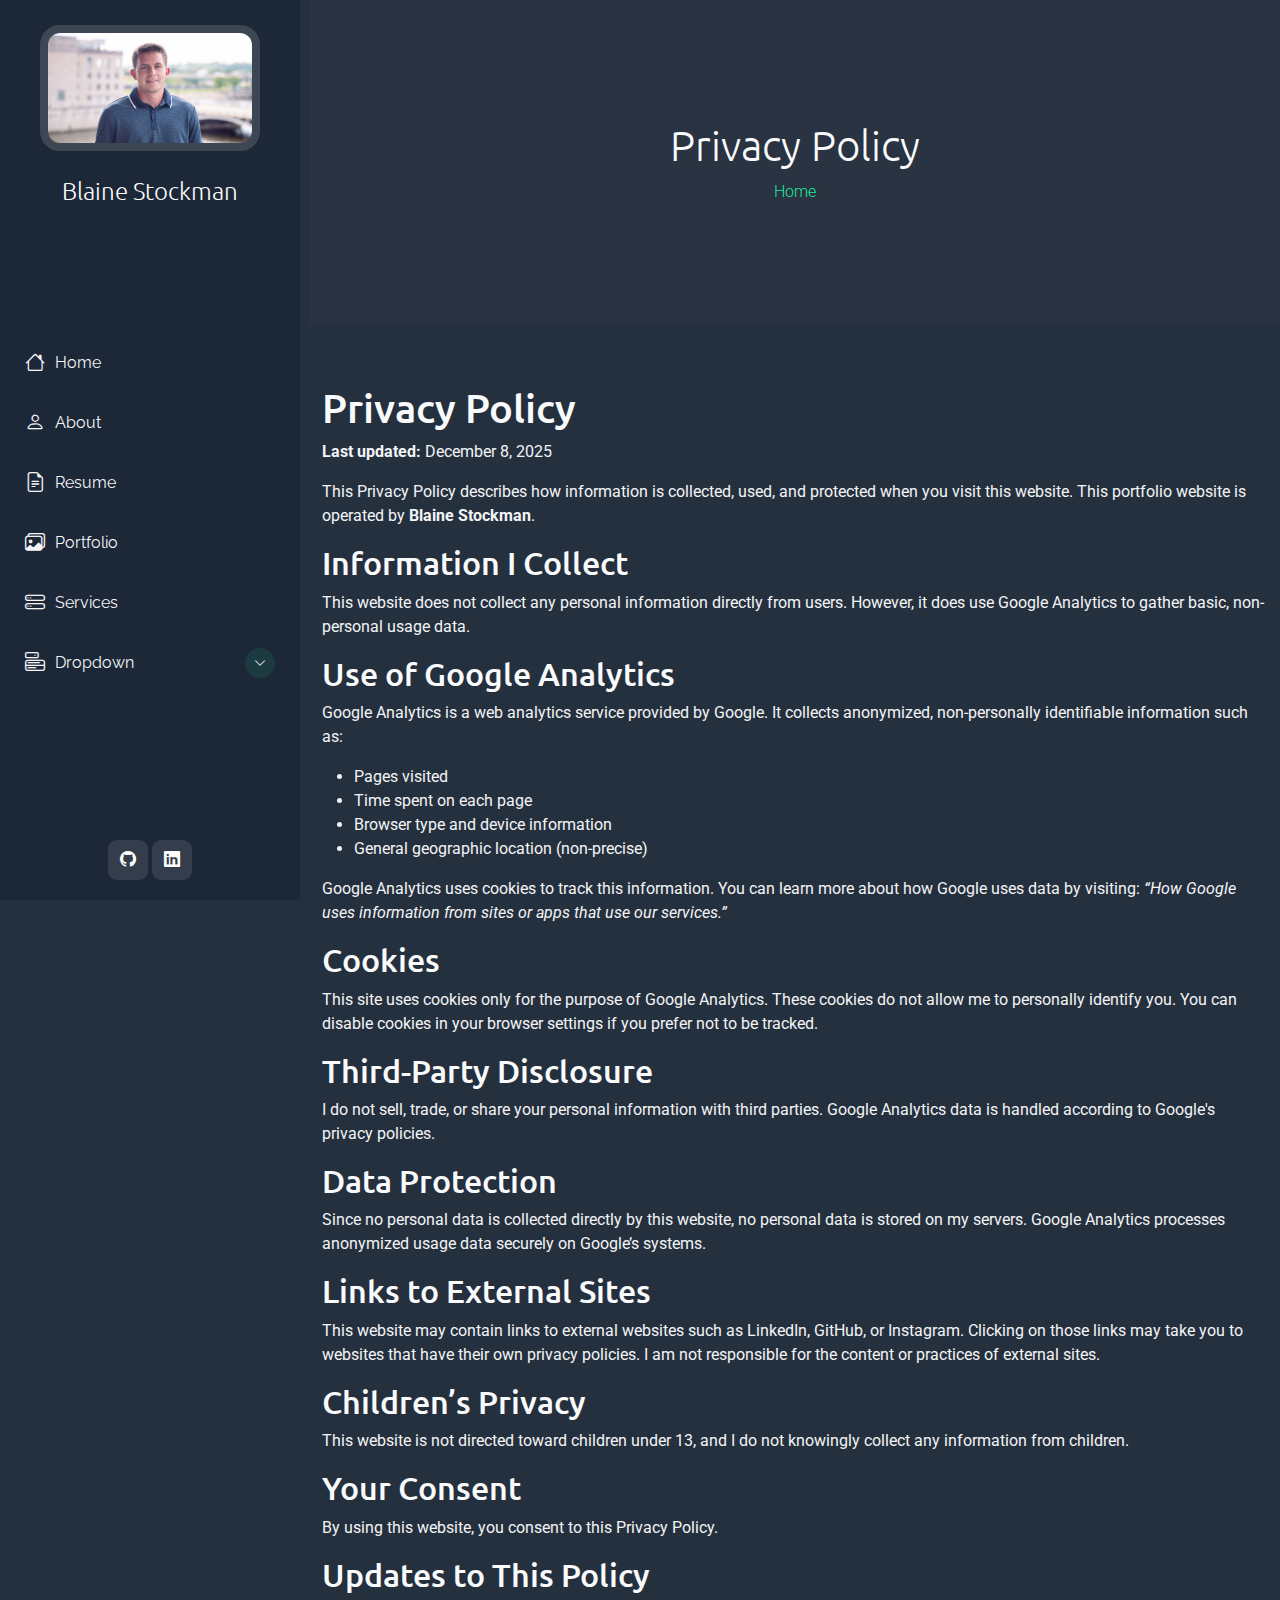
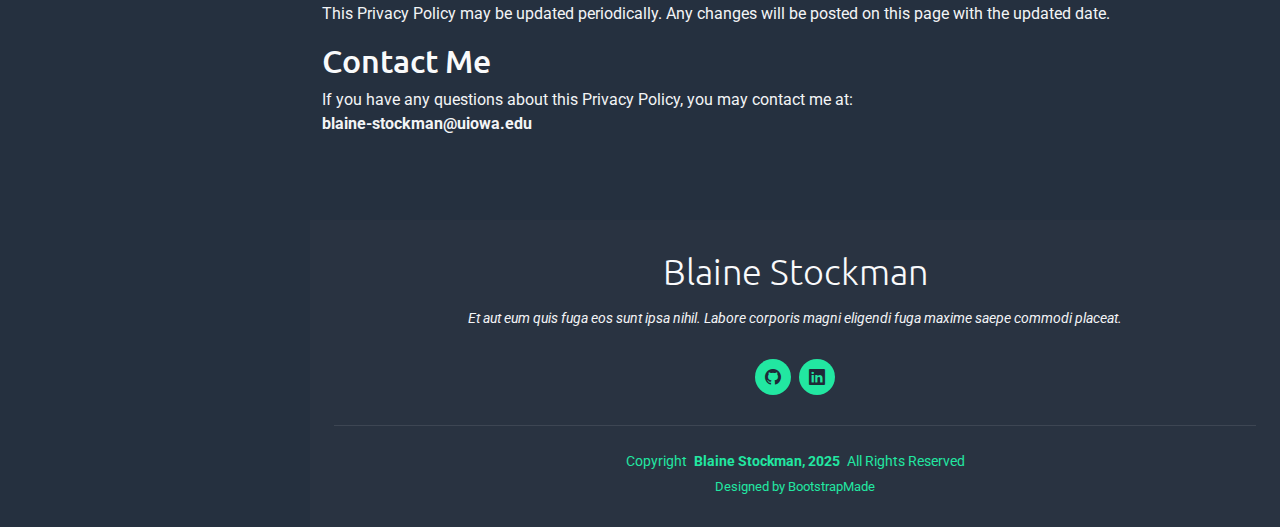
<file: privacy.html>
<!DOCTYPE html>
<html lang="en">

<head>
  <meta charset="utf-8">
  <meta content="width=device-width, initial-scale=1.0" name="viewport">
  <title>Service Details - MyPage Bootstrap Template</title>
  <meta name="description" content="">
  <meta name="keywords" content="">

  <!-- Favicons -->
  <link rel="icon" type="image/png" sizes="32x32" href="./favicon-32x32.png">
  <link rel="icon" type="image/png" sizes="16x16" href="./favicon-16x16.png">
  <link rel="apple-touch-icon" sizes="180x180" href="./apple-touch-icon.png">
  <link rel="icon" type="image/png" sizes="192x192" href="./android-chrome-192x192.png"> 
  <link rel="icon" type="image/png" sizes="512x512" href="./android-chrome-512x512.png">

  <!-- Fonts -->
  <link href="https://fonts.googleapis.com" rel="preconnect">
  <link href="https://fonts.gstatic.com" rel="preconnect" crossorigin>
  <link href="https://fonts.googleapis.com/css2?family=Roboto:ital,wght@0,100;0,300;0,400;0,500;0,700;0,900;1,100;1,300;1,400;1,500;1,700;1,900&family=Raleway:ital,wght@0,100;0,200;0,300;0,400;0,500;0,600;0,700;0,800;0,900;1,100;1,200;1,300;1,400;1,500;1,600;1,700;1,800;1,900&family=Ubuntu:ital,wght@0,300;0,400;0,500;0,700;1,300;1,400;1,500;1,700&display=swap" rel="stylesheet">

  <!-- Vendor CSS Files -->
  <link href="assets/vendor/bootstrap/css/bootstrap.min.css" rel="stylesheet">
  <link href="assets/vendor/bootstrap-icons/bootstrap-icons.css" rel="stylesheet">
  <link href="assets/vendor/aos/aos.css" rel="stylesheet">
  <link href="assets/vendor/glightbox/css/glightbox.min.css" rel="stylesheet">
  <link href="assets/vendor/swiper/swiper-bundle.min.css" rel="stylesheet">

  <!-- Main CSS File -->
  <link href="assets/css/main.css" rel="stylesheet">

  <!-- =======================================================
  * Template Name: MyPage
  * Template URL: https://bootstrapmade.com/mypage-bootstrap-personal-template/
  * Updated: Sep 20 2025 with Bootstrap v5.3.8
  * Author: BootstrapMade.com
  * License: https://bootstrapmade.com/license/
  ======================================================== -->
</head>

<body class="privacy-policy-page">

  <header id="header" class="header dark-background d-flex flex-column justify-content-between">
    <i class="header-toggle d-xl-none bi bi-list"></i>

    <div class="header-top">
      <div class="profile-img">
        <img src="assets/img/profile/blaine-stockman-headshot2.JPG" alt="" class="img-fluid">
      </div>

      <a href="index.html" class="logo d-flex align-items-center justify-content-center">
        <!-- Uncomment the line below if you also wish to use an image logo -->
        <!-- <img src="assets/img/logo.webp" alt=""> -->
        <h1 class="sitename">Blaine Stockman</h1>
      </a>

    </div>

    <nav id="navmenu" class="navmenu">
      <ul>
        <li><a href="#hero"><i class="bi bi-house navicon"></i>Home</a></li>
        <li><a href="#about"><i class="bi bi-person navicon"></i> About</a></li>
        <li><a href="#resume"><i class="bi bi-file-earmark-text navicon"></i> Resume</a></li>
        <li><a href="#portfolio"><i class="bi bi-images navicon"></i> Portfolio</a></li>
        <li><a href="#services"><i class="bi bi-hdd-stack navicon"></i> Services</a></li>
        <li class="dropdown"><a href="#"><i class="bi bi-menu-button navicon"></i> <span>Dropdown</span> <i class="bi bi-chevron-down toggle-dropdown"></i></a>
          <ul>
            <li><a href="#">Dropdown 1</a></li>
            <li class="dropdown"><a href="#"><span>Deep Dropdown</span> <i class="bi bi-chevron-down toggle-dropdown"></i></a>
              <ul>
                <li><a href="#">Deep Dropdown 1</a></li>
                <li><a href="#">Deep Dropdown 2</a></li>
                <li><a href="#">Deep Dropdown 3</a></li>
                <li><a href="#">Deep Dropdown 4</a></li>
                <li><a href="#">Deep Dropdown 5</a></li>
              </ul>
            </li>
            <li><a href="#">Dropdown 2</a></li>
            <li><a href="#">Dropdown 3</a></li>
            <li><a href="#">Dropdown 4</a></li>
          </ul>
        </li>
      </ul>
    </nav>

    <div class="social-links text-center">
      <a href="https://github.com/bstock012" class="github" target="_blank" rel="noopener noreferrer"><i class="bi bi-github"></i>
      <a href="https://linkedin.com/in/blaine-stockman-1b2b472b6" class="linkedin" target="_blank" rel="noopener noreferrer"><i class="bi bi-linkedin"></i>
    </div>
  </header>

  <main class="main">

    <!-- Page Title -->
    <div class="page-title light-background">
      <div class="container">
        <h1>Privacy Policy</h1>
        <nav class="breadcrumbs">
          <ol>
            <li><a href="index.html">Home</a></li>
          </ol>
        </nav>
      </div>
    </div><!-- End Page Title -->

    <!-- Privacy Section -->
    <section id="privacy" class="privacy section">
      <div class="row justify-content-center">
        <div class="col-lg-6 order-2 order-lg-1">
          <div class="hero-content">
            <h1 data-aos="fade-up" data-aos-delay="200">
          </div>
        </div>
      <div/>
    <div class="container" data-aos="fade-up" data-aos-delay="100">
      <h1>Privacy Policy</h1>
        <p><strong>Last updated:</strong> <!-- Insert date --> December 8, 2025</p>

        <p>
          This Privacy Policy describes how information is collected, used, and protected when you visit this website.
          This portfolio website is operated by <strong><!-- Your Name -->Blaine Stockman</strong>.
        </p>
        <h2>Information I Collect</h2>
        <p>
          This website does not collect any personal information directly from users.
          However, it does use Google Analytics to gather basic, non-personal usage data.
        </p>
        <h2>Use of Google Analytics</h2>
        <p>
          Google Analytics is a web analytics service provided by Google. It collects anonymized, non-personally
          identifiable information such as:
        </p>
        <ul>
          <li>Pages visited</li>
          <li>Time spent on each page</li>
          <li>Browser type and device information</li>
          <li>General geographic location (non-precise)</li>
        </ul>
        <p>
          Google Analytics uses cookies to track this information. You can learn more about how Google uses data by visiting:
          <em>“How Google uses information from sites or apps that use our services.”</em>
        </p>
        <h2>Cookies</h2>
        <p>
          This site uses cookies only for the purpose of Google Analytics. These cookies do not allow me to personally identify you.
          You can disable cookies in your browser settings if you prefer not to be tracked.
        </p>
        <h2>Third-Party Disclosure</h2>
        <p>
          I do not sell, trade, or share your personal information with third parties. Google Analytics data is handled
          according to Google's privacy policies.
        </p>
        <h2>Data Protection</h2>
        <p>
          Since no personal data is collected directly by this website, no personal data is stored on my servers.
          Google Analytics processes anonymized usage data securely on Google’s systems.
        </p>
        <h2>Links to External Sites</h2>
        <p>
          This website may contain links to external websites such as LinkedIn, GitHub, or Instagram. Clicking on those links
          may take you to websites that have their own privacy policies. I am not responsible for the content or practices
          of external sites.
        </p>
        <h2>Children’s Privacy</h2>
        <p>
          This website is not directed toward children under 13, and I do not knowingly collect any information from children.
        </p>
        <h2>Your Consent</h2>
        <p>
          By using this website, you consent to this Privacy Policy.
        </p>
        <h2>Updates to This Policy</h2>
        <p>
          This Privacy Policy may be updated periodically. Any changes will be posted on this page with the updated date.
        </p>
        <h2>Contact Me</h2>
        <p>
          If you have any questions about this Privacy Policy, you may contact me at:<br>
          <strong><!-- Your email -->blaine-stockman@uiowa.edu</strong>
        </p>
    </div>

  </main>

  <footer id="footer" class="footer light-background">
    <div class="container">
      <h3 class="sitename">Blaine Stockman</h3>
      <p>Et aut eum quis fuga eos sunt ipsa nihil. Labore corporis magni eligendi fuga maxime saepe commodi placeat.</p>
      <div class="social-links d-flex justify-content-center">
        <a href="https://github.com/bstock012" class="github" target="_blank" rel="noopener noreferrer"><i class="bi bi-github"></i>
        <a href="https://linkedin.com/in/blaine-stockman-1b2b472b6" class="linkedin" target="_blank" rel="noopener noreferrer"><i class="bi bi-linkedin"></i>
      </div>
      <div class="container">
        <div class="copyright">
          <span>Copyright</span> <strong class="px-1 sitename">Blaine Stockman, 2025</strong> <span>All Rights Reserved</span>
        </div>
        <div class="credits">
          <!-- All the links in the footer should remain intact. -->
          <!-- You can delete the links only if you've purchased the pro version. -->
          <!-- Licensing information: https://bootstrapmade.com/license/ -->
          <!-- Purchase the pro version with working PHP/AJAX contact form: [buy-url] -->
          Designed by <a href="https://bootstrapmade.com/">BootstrapMade</a>
        </div>
      </div>
    </div>
  </footer>

  <!-- Scroll Top -->
  <a href="#" id="scroll-top" class="scroll-top d-flex align-items-center justify-content-center"><i class="bi bi-arrow-up-short"></i></a>

  <!-- Preloader -->
  <div id="preloader"></div>

  <!-- Vendor JS Files -->
  <script src="assets/vendor/bootstrap/js/bootstrap.bundle.min.js"></script>
  <script src="assets/vendor/php-email-form/validate.js"></script>
  <script src="assets/vendor/aos/aos.js"></script>
  <script src="assets/vendor/purecounter/purecounter_vanilla.js"></script>
  <script src="assets/vendor/typed.js/typed.umd.js"></script>
  <script src="assets/vendor/waypoints/noframework.waypoints.js"></script>
  <script src="assets/vendor/imagesloaded/imagesloaded.pkgd.min.js"></script>
  <script src="assets/vendor/isotope-layout/isotope.pkgd.min.js"></script>
  <script src="assets/vendor/glightbox/js/glightbox.min.js"></script>
  <script src="assets/vendor/swiper/swiper-bundle.min.js"></script>

  <!-- Main JS File -->
  <script src="assets/js/main.js"></script>

</body>

</html>
</file>
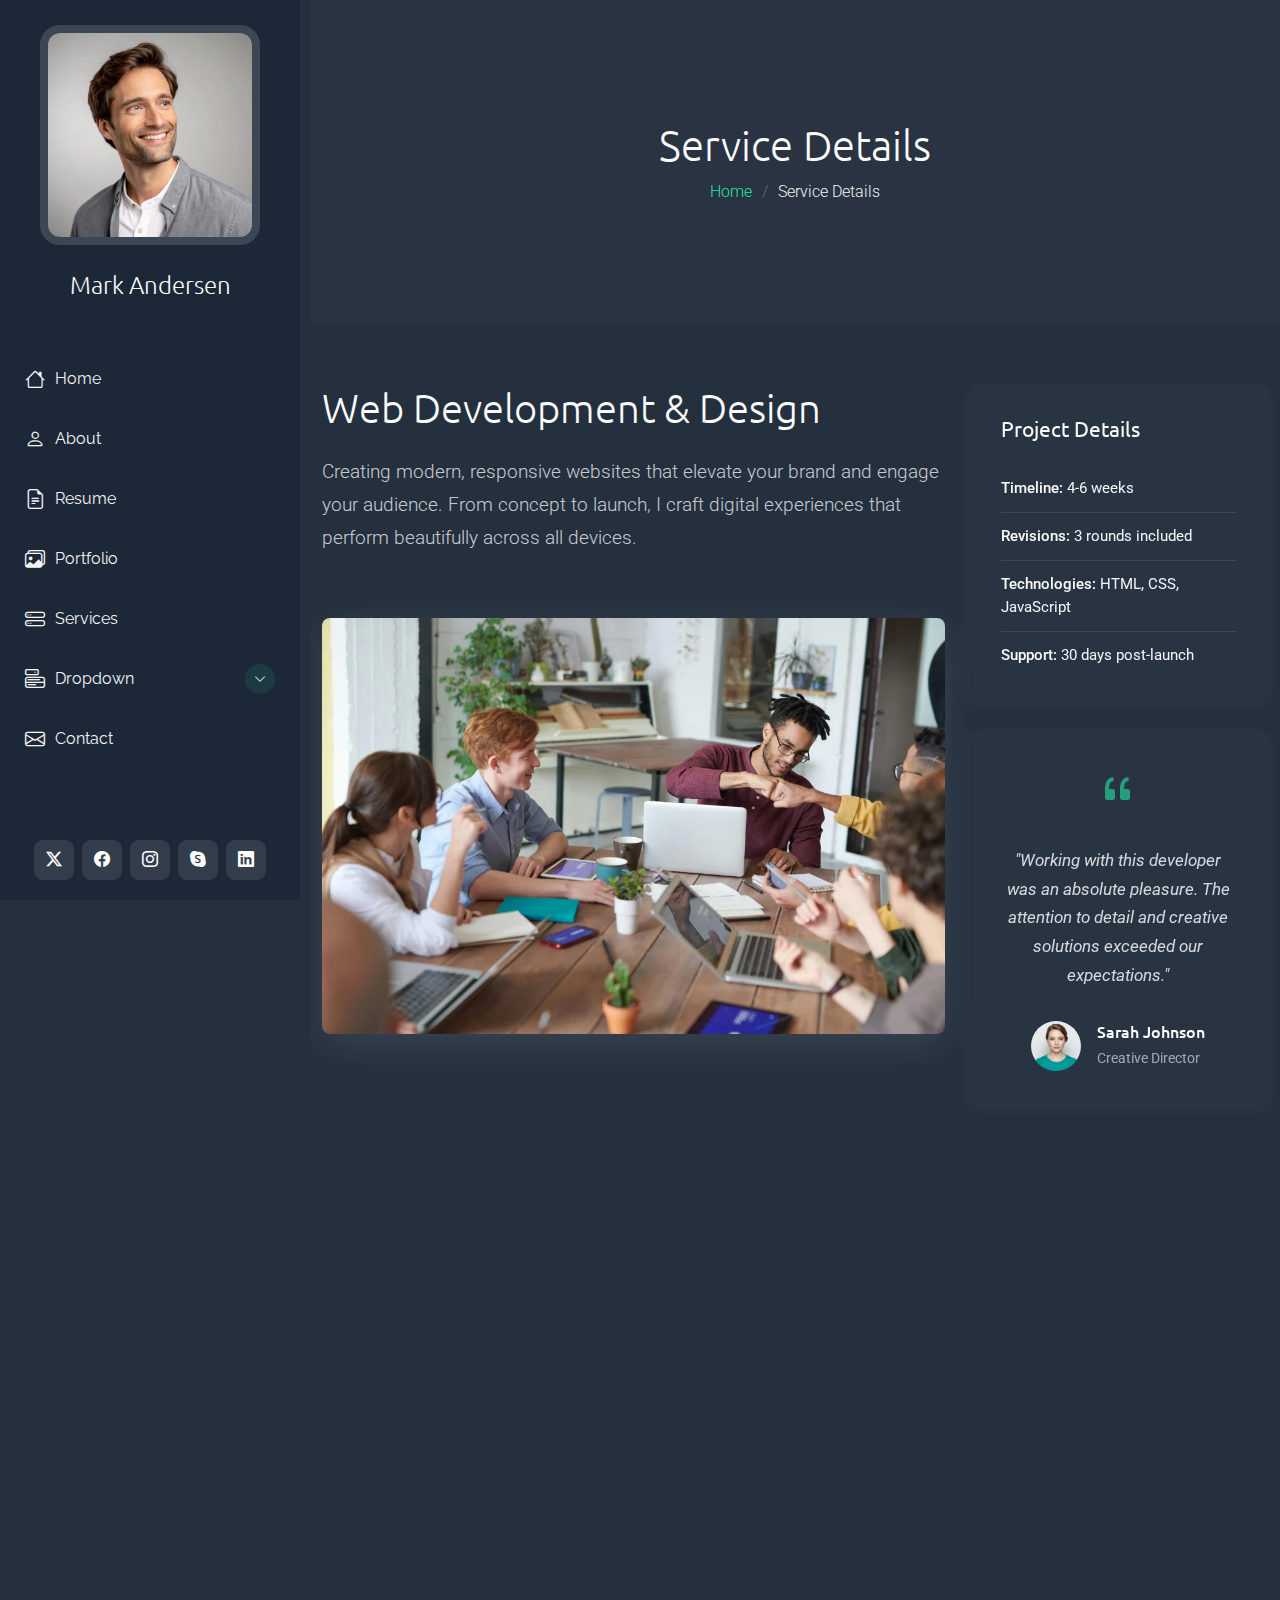
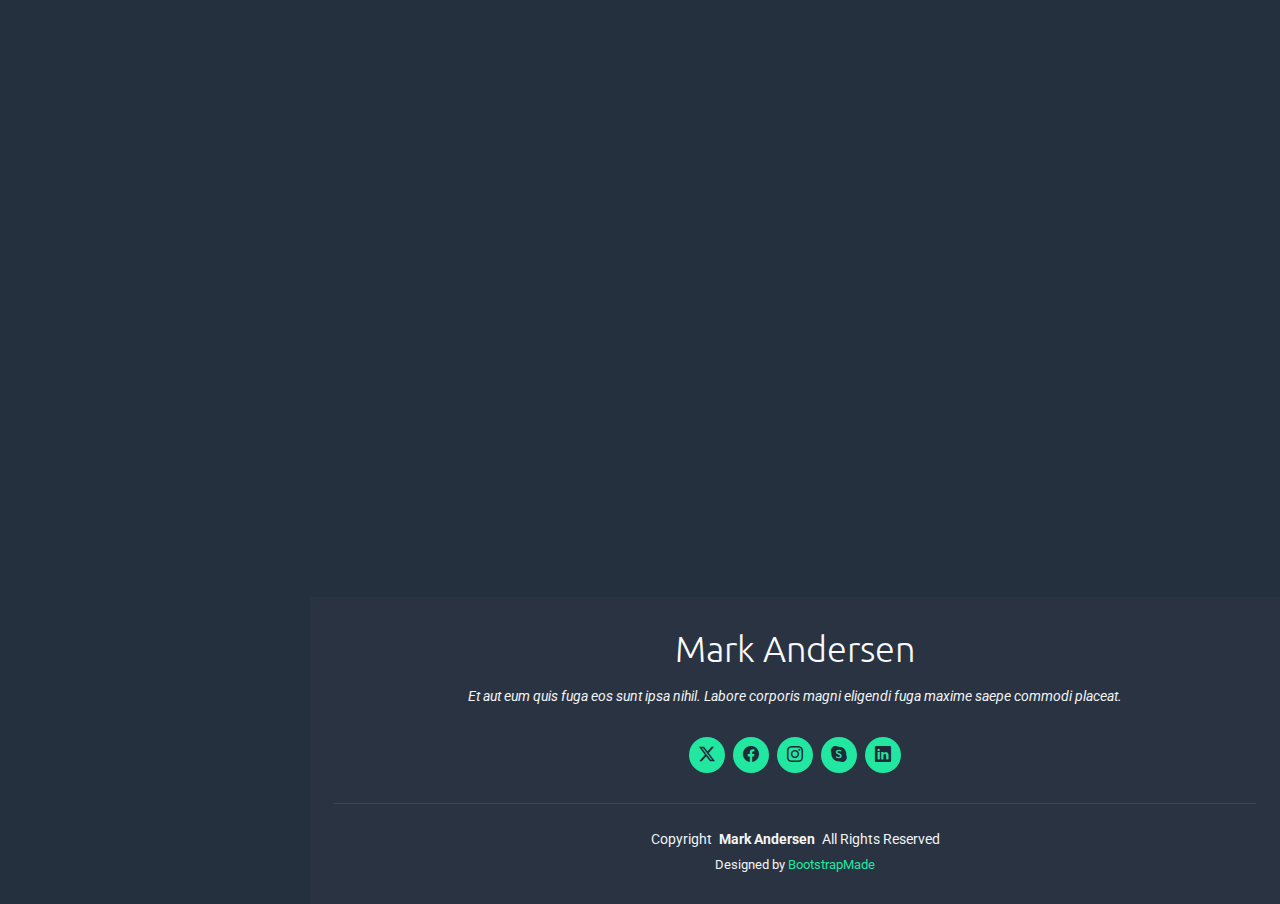
<file: service-details.html>
<!DOCTYPE html>
<html lang="en">

<head>
  <meta charset="utf-8">
  <meta content="width=device-width, initial-scale=1.0" name="viewport">
  <title>Service Details - MyPage Bootstrap Template</title>
  <meta name="description" content="">
  <meta name="keywords" content="">

  <!-- Favicons -->
  <link href="assets/img/favicon.png" rel="icon">
  <link href="assets/img/apple-touch-icon.png" rel="apple-touch-icon">

  <!-- Fonts -->
  <link href="https://fonts.googleapis.com" rel="preconnect">
  <link href="https://fonts.gstatic.com" rel="preconnect" crossorigin>
  <link href="https://fonts.googleapis.com/css2?family=Roboto:ital,wght@0,100;0,300;0,400;0,500;0,700;0,900;1,100;1,300;1,400;1,500;1,700;1,900&family=Raleway:ital,wght@0,100;0,200;0,300;0,400;0,500;0,600;0,700;0,800;0,900;1,100;1,200;1,300;1,400;1,500;1,600;1,700;1,800;1,900&family=Ubuntu:ital,wght@0,300;0,400;0,500;0,700;1,300;1,400;1,500;1,700&display=swap" rel="stylesheet">

  <!-- Vendor CSS Files -->
  <link href="assets/vendor/bootstrap/css/bootstrap.min.css" rel="stylesheet">
  <link href="assets/vendor/bootstrap-icons/bootstrap-icons.css" rel="stylesheet">
  <link href="assets/vendor/aos/aos.css" rel="stylesheet">
  <link href="assets/vendor/glightbox/css/glightbox.min.css" rel="stylesheet">
  <link href="assets/vendor/swiper/swiper-bundle.min.css" rel="stylesheet">

  <!-- Main CSS File -->
  <link href="assets/css/main.css" rel="stylesheet">

  <!-- =======================================================
  * Template Name: MyPage
  * Template URL: https://bootstrapmade.com/mypage-bootstrap-personal-template/
  * Updated: Sep 20 2025 with Bootstrap v5.3.8
  * Author: BootstrapMade.com
  * License: https://bootstrapmade.com/license/
  ======================================================== -->
</head>

<body class="service-details-page">

  <header id="header" class="header dark-background d-flex flex-column justify-content-between">
    <i class="header-toggle d-xl-none bi bi-list"></i>

    <div class="header-top">
      <div class="profile-img">
        <img src="assets/img/profile/profile-square-14.webp" alt="" class="img-fluid">
      </div>

      <a href="index.html" class="logo d-flex align-items-center justify-content-center">
        <!-- Uncomment the line below if you also wish to use an image logo -->
        <!-- <img src="assets/img/logo.webp" alt=""> -->
        <h1 class="sitename">Mark Andersen</h1>
      </a>

    </div>

    <nav id="navmenu" class="navmenu">
      <ul>
        <li><a href="#hero"><i class="bi bi-house navicon"></i>Home</a></li>
        <li><a href="#about"><i class="bi bi-person navicon"></i> About</a></li>
        <li><a href="#resume"><i class="bi bi-file-earmark-text navicon"></i> Resume</a></li>
        <li><a href="#portfolio"><i class="bi bi-images navicon"></i> Portfolio</a></li>
        <li><a href="#services"><i class="bi bi-hdd-stack navicon"></i> Services</a></li>
        <li class="dropdown"><a href="#"><i class="bi bi-menu-button navicon"></i> <span>Dropdown</span> <i class="bi bi-chevron-down toggle-dropdown"></i></a>
          <ul>
            <li><a href="#">Dropdown 1</a></li>
            <li class="dropdown"><a href="#"><span>Deep Dropdown</span> <i class="bi bi-chevron-down toggle-dropdown"></i></a>
              <ul>
                <li><a href="#">Deep Dropdown 1</a></li>
                <li><a href="#">Deep Dropdown 2</a></li>
                <li><a href="#">Deep Dropdown 3</a></li>
                <li><a href="#">Deep Dropdown 4</a></li>
                <li><a href="#">Deep Dropdown 5</a></li>
              </ul>
            </li>
            <li><a href="#">Dropdown 2</a></li>
            <li><a href="#">Dropdown 3</a></li>
            <li><a href="#">Dropdown 4</a></li>
          </ul>
        </li>
        <li><a href="#contact"><i class="bi bi-envelope navicon"></i> Contact</a></li>
      </ul>
    </nav>

    <div class="social-links text-center">
      <a href="#" class="twitter"><i class="bi bi-twitter-x"></i></a>
      <a href="#" class="facebook"><i class="bi bi-facebook"></i></a>
      <a href="#" class="instagram"><i class="bi bi-instagram"></i></a>
      <a href="#" class="google-plus"><i class="bi bi-skype"></i></a>
      <a href="#" class="linkedin"><i class="bi bi-linkedin"></i></a>
    </div>
  </header>

  <main class="main">

    <!-- Page Title -->
    <div class="page-title light-background">
      <div class="container">
        <h1>Service Details</h1>
        <nav class="breadcrumbs">
          <ol>
            <li><a href="index.html">Home</a></li>
            <li class="current">Service Details</li>
          </ol>
        </nav>
      </div>
    </div><!-- End Page Title -->

    <!-- Service Details Section -->
    <section id="service-details" class="service-details section">

      <div class="container" data-aos="fade-up" data-aos-delay="100">

        <div class="row gy-5">

          <div class="col-lg-8">

            <div class="service-content">

              <div class="service-hero" data-aos="fade-up" data-aos-delay="200">
                <h2>Web Development &amp; Design</h2>
                <p class="lead">Creating modern, responsive websites that elevate your brand and engage your audience. From concept to launch, I craft digital experiences that perform beautifully across all devices.</p>
              </div>

              <div class="service-image" data-aos="zoom-in" data-aos-delay="300">
                <img src="assets/img/services/services-3.webp" alt="Web Development" class="img-fluid">
              </div>

              <div class="service-description" data-aos="fade-up" data-aos-delay="400">
                <h3>What's Included</h3>
                <p>Lorem ipsum dolor sit amet, consectetur adipiscing elit. Sed do eiusmod tempor incididunt ut labore et dolore magna aliqua. Ut enim ad minim veniam, quis nostrud exercitation ullamco laboris nisi ut aliquip ex ea commodo consequat.</p>

                <div class="features-list">
                  <div class="feature-item">
                    <i class="bi bi-palette"></i>
                    <div>
                      <h4>Custom Design</h4>
                      <p>Unique visual identity tailored to your brand and target audience preferences.</p>
                    </div>
                  </div>
                  <div class="feature-item">
                    <i class="bi bi-code-slash"></i>
                    <div>
                      <h4>Clean Development</h4>
                      <p>Semantic HTML, modern CSS, and optimized JavaScript for fast loading times.</p>
                    </div>
                  </div>
                  <div class="feature-item">
                    <i class="bi bi-phone"></i>
                    <div>
                      <h4>Mobile First</h4>
                      <p>Responsive design that looks perfect on all devices and screen sizes.</p>
                    </div>
                  </div>
                  <div class="feature-item">
                    <i class="bi bi-search"></i>
                    <div>
                      <h4>SEO Optimized</h4>
                      <p>Built with search engine optimization best practices from the ground up.</p>
                    </div>
                  </div>
                </div>
              </div>

              <div class="process-section" data-aos="fade-up" data-aos-delay="500">
                <h3>My Process</h3>
                <div class="process-steps">
                  <div class="step">
                    <div class="step-number">01</div>
                    <h4>Discovery</h4>
                    <p>Understanding your goals, target audience, and project requirements through detailed consultation.</p>
                  </div>
                  <div class="step">
                    <div class="step-number">02</div>
                    <h4>Design</h4>
                    <p>Creating wireframes and visual designs that align with your brand and user experience goals.</p>
                  </div>
                  <div class="step">
                    <div class="step-number">03</div>
                    <h4>Development</h4>
                    <p>Building your website with clean code, responsive layouts, and performance optimization.</p>
                  </div>
                  <div class="step">
                    <div class="step-number">04</div>
                    <h4>Launch</h4>
                    <p>Testing, refinement, and deployment with ongoing support and maintenance options.</p>
                  </div>
                </div>
              </div>

            </div>

          </div>

          <div class="col-lg-4">

            <div class="service-sidebar">

              <div class="service-info" data-aos="fade-up" data-aos-delay="600">
                <h4>Project Details</h4>
                <ul class="info-list">
                  <li><strong>Timeline:</strong> 4-6 weeks</li>
                  <li><strong>Revisions:</strong> 3 rounds included</li>
                  <li><strong>Technologies:</strong> HTML, CSS, JavaScript</li>
                  <li><strong>Support:</strong> 30 days post-launch</li>
                </ul>
              </div>

              <div class="testimonial-block" data-aos="fade-up" data-aos-delay="700">
                <div class="quote-icon">
                  <i class="bi bi-quote"></i>
                </div>
                <blockquote>
                  "Working with this developer was an absolute pleasure. The attention to detail and creative solutions exceeded our expectations."
                </blockquote>
                <div class="testimonial-author">
                  <img src="assets/img/person/person-f-3.webp" alt="Client" class="author-image">
                  <div class="author-info">
                    <h5>Sarah Johnson</h5>
                    <span>Creative Director</span>
                  </div>
                </div>
              </div>

              <div class="cta-block" data-aos="fade-up" data-aos-delay="800">
                <h4>Ready to Start?</h4>
                <p>Let's discuss your project and bring your vision to life.</p>
                <a href="#" class="btn btn-primary">Get a Quote</a>
                <a href="#" class="btn btn-outline">View Portfolio</a>
              </div>

            </div>

          </div>

        </div>

      </div>

    </section><!-- /Service Details Section -->

  </main>

  <footer id="footer" class="footer light-background">
    <div class="container">
      <h3 class="sitename">Mark Andersen</h3>
      <p>Et aut eum quis fuga eos sunt ipsa nihil. Labore corporis magni eligendi fuga maxime saepe commodi placeat.</p>
      <div class="social-links d-flex justify-content-center">
        <a href=""><i class="bi bi-twitter-x"></i></a>
        <a href=""><i class="bi bi-facebook"></i></a>
        <a href=""><i class="bi bi-instagram"></i></a>
        <a href=""><i class="bi bi-skype"></i></a>
        <a href=""><i class="bi bi-linkedin"></i></a>
      </div>
      <div class="container">
        <div class="copyright">
          <span>Copyright</span> <strong class="px-1 sitename">Mark Andersen</strong> <span>All Rights Reserved</span>
        </div>
        <div class="credits">
          <!-- All the links in the footer should remain intact. -->
          <!-- You can delete the links only if you've purchased the pro version. -->
          <!-- Licensing information: https://bootstrapmade.com/license/ -->
          <!-- Purchase the pro version with working PHP/AJAX contact form: [buy-url] -->
          Designed by <a href="https://bootstrapmade.com/">BootstrapMade</a>
        </div>
      </div>
    </div>
  </footer>

  <!-- Scroll Top -->
  <a href="#" id="scroll-top" class="scroll-top d-flex align-items-center justify-content-center"><i class="bi bi-arrow-up-short"></i></a>

  <!-- Preloader -->
  <div id="preloader"></div>

  <!-- Vendor JS Files -->
  <script src="assets/vendor/bootstrap/js/bootstrap.bundle.min.js"></script>
  <script src="assets/vendor/php-email-form/validate.js"></script>
  <script src="assets/vendor/aos/aos.js"></script>
  <script src="assets/vendor/purecounter/purecounter_vanilla.js"></script>
  <script src="assets/vendor/typed.js/typed.umd.js"></script>
  <script src="assets/vendor/waypoints/noframework.waypoints.js"></script>
  <script src="assets/vendor/imagesloaded/imagesloaded.pkgd.min.js"></script>
  <script src="assets/vendor/isotope-layout/isotope.pkgd.min.js"></script>
  <script src="assets/vendor/glightbox/js/glightbox.min.js"></script>
  <script src="assets/vendor/swiper/swiper-bundle.min.js"></script>

  <!-- Main JS File -->
  <script src="assets/js/main.js"></script>

</body>

</html>
</file>
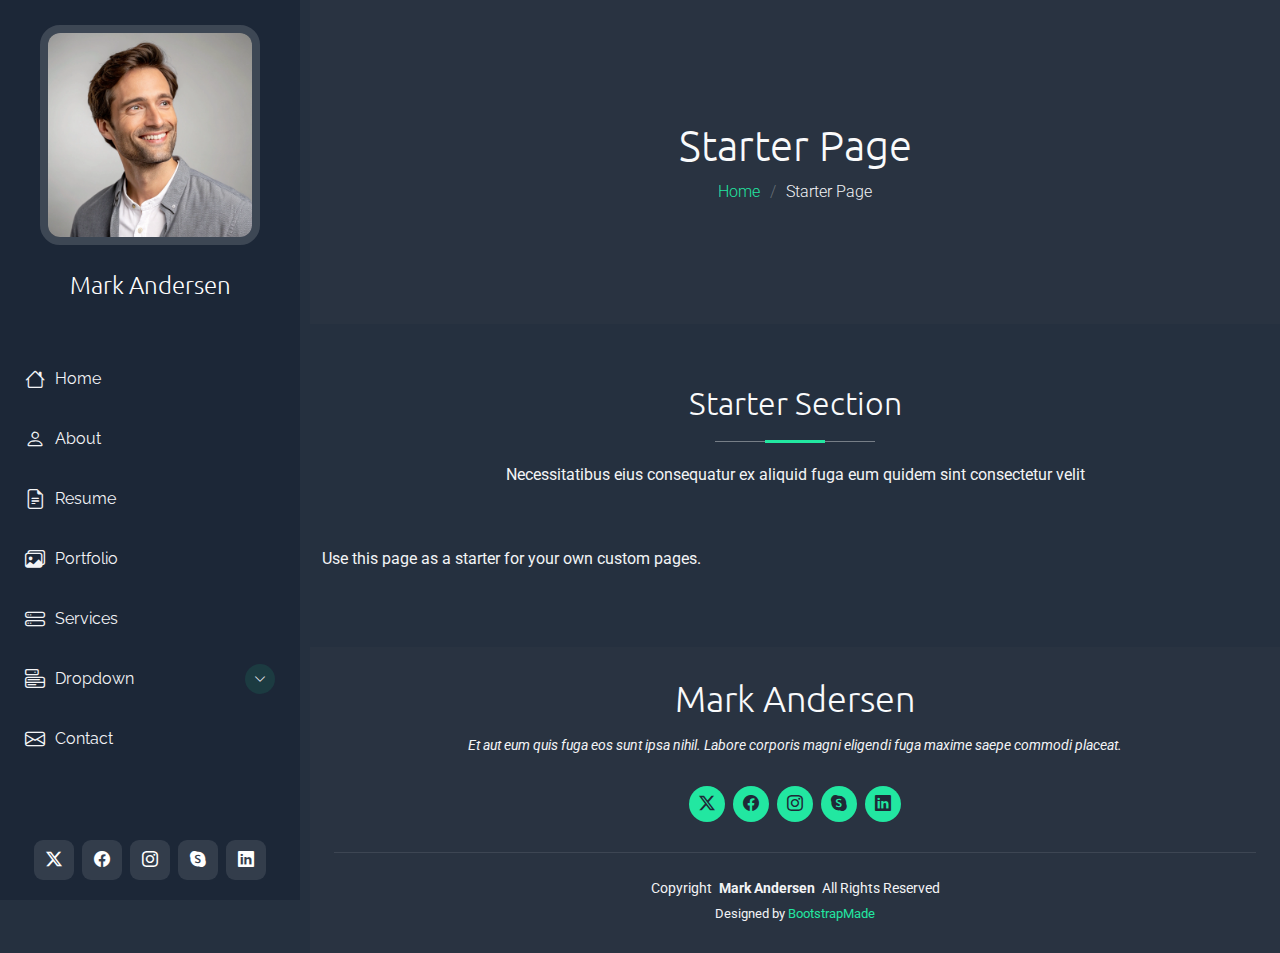
<file: starter-page.html>
<!DOCTYPE html>
<html lang="en">

<head>
  <meta charset="utf-8">
  <meta content="width=device-width, initial-scale=1.0" name="viewport">
  <title>Starter Page - MyPage Bootstrap Template</title>
  <meta name="description" content="">
  <meta name="keywords" content="">

  <!-- Favicons -->
  <link href="assets/img/favicon.png" rel="icon">
  <link href="assets/img/apple-touch-icon.png" rel="apple-touch-icon">

  <!-- Fonts -->
  <link href="https://fonts.googleapis.com" rel="preconnect">
  <link href="https://fonts.gstatic.com" rel="preconnect" crossorigin>
  <link href="https://fonts.googleapis.com/css2?family=Roboto:ital,wght@0,100;0,300;0,400;0,500;0,700;0,900;1,100;1,300;1,400;1,500;1,700;1,900&family=Raleway:ital,wght@0,100;0,200;0,300;0,400;0,500;0,600;0,700;0,800;0,900;1,100;1,200;1,300;1,400;1,500;1,600;1,700;1,800;1,900&family=Ubuntu:ital,wght@0,300;0,400;0,500;0,700;1,300;1,400;1,500;1,700&display=swap" rel="stylesheet">

  <!-- Vendor CSS Files -->
  <link href="assets/vendor/bootstrap/css/bootstrap.min.css" rel="stylesheet">
  <link href="assets/vendor/bootstrap-icons/bootstrap-icons.css" rel="stylesheet">
  <link href="assets/vendor/aos/aos.css" rel="stylesheet">
  <link href="assets/vendor/glightbox/css/glightbox.min.css" rel="stylesheet">
  <link href="assets/vendor/swiper/swiper-bundle.min.css" rel="stylesheet">

  <!-- Main CSS File -->
  <link href="assets/css/main.css" rel="stylesheet">

  <!-- =======================================================
  * Template Name: MyPage
  * Template URL: https://bootstrapmade.com/mypage-bootstrap-personal-template/
  * Updated: Sep 20 2025 with Bootstrap v5.3.8
  * Author: BootstrapMade.com
  * License: https://bootstrapmade.com/license/
  ======================================================== -->
</head>

<body class="starter-page-page">

  <header id="header" class="header dark-background d-flex flex-column justify-content-between">
    <i class="header-toggle d-xl-none bi bi-list"></i>

    <div class="header-top">
      <div class="profile-img">
        <img src="assets/img/profile/profile-square-14.webp" alt="" class="img-fluid">
      </div>

      <a href="index.html" class="logo d-flex align-items-center justify-content-center">
        <!-- Uncomment the line below if you also wish to use an image logo -->
        <!-- <img src="assets/img/logo.webp" alt=""> -->
        <h1 class="sitename">Mark Andersen</h1>
      </a>

    </div>

    <nav id="navmenu" class="navmenu">
      <ul>
        <li><a href="#hero"><i class="bi bi-house navicon"></i>Home</a></li>
        <li><a href="#about"><i class="bi bi-person navicon"></i> About</a></li>
        <li><a href="#resume"><i class="bi bi-file-earmark-text navicon"></i> Resume</a></li>
        <li><a href="#portfolio"><i class="bi bi-images navicon"></i> Portfolio</a></li>
        <li><a href="#services"><i class="bi bi-hdd-stack navicon"></i> Services</a></li>
        <li class="dropdown"><a href="#"><i class="bi bi-menu-button navicon"></i> <span>Dropdown</span> <i class="bi bi-chevron-down toggle-dropdown"></i></a>
          <ul>
            <li><a href="#">Dropdown 1</a></li>
            <li class="dropdown"><a href="#"><span>Deep Dropdown</span> <i class="bi bi-chevron-down toggle-dropdown"></i></a>
              <ul>
                <li><a href="#">Deep Dropdown 1</a></li>
                <li><a href="#">Deep Dropdown 2</a></li>
                <li><a href="#">Deep Dropdown 3</a></li>
                <li><a href="#">Deep Dropdown 4</a></li>
                <li><a href="#">Deep Dropdown 5</a></li>
              </ul>
            </li>
            <li><a href="#">Dropdown 2</a></li>
            <li><a href="#">Dropdown 3</a></li>
            <li><a href="#">Dropdown 4</a></li>
          </ul>
        </li>
        <li><a href="#contact"><i class="bi bi-envelope navicon"></i> Contact</a></li>
      </ul>
    </nav>

    <div class="social-links text-center">
      <a href="#" class="twitter"><i class="bi bi-twitter-x"></i></a>
      <a href="#" class="facebook"><i class="bi bi-facebook"></i></a>
      <a href="#" class="instagram"><i class="bi bi-instagram"></i></a>
      <a href="#" class="google-plus"><i class="bi bi-skype"></i></a>
      <a href="#" class="linkedin"><i class="bi bi-linkedin"></i></a>
    </div>
  </header>

  <main class="main">

    <!-- Page Title -->
    <div class="page-title light-background">
      <div class="container">
        <h1>Starter Page</h1>
        <nav class="breadcrumbs">
          <ol>
            <li><a href="index.html">Home</a></li>
            <li class="current">Starter Page</li>
          </ol>
        </nav>
      </div>
    </div><!-- End Page Title -->

    <!-- Starter Section Section -->
    <section id="starter-section" class="starter-section section">

      <!-- Section Title -->
      <div class="container section-title" data-aos="fade-up">
        <h2>Starter Section</h2>
        <p>Necessitatibus eius consequatur ex aliquid fuga eum quidem sint consectetur velit</p>
      </div><!-- End Section Title -->

      <div class="container" data-aos="fade-up">
        <p>Use this page as a starter for your own custom pages.</p>
      </div>

    </section><!-- /Starter Section Section -->

  </main>

  <footer id="footer" class="footer light-background">
    <div class="container">
      <h3 class="sitename">Mark Andersen</h3>
      <p>Et aut eum quis fuga eos sunt ipsa nihil. Labore corporis magni eligendi fuga maxime saepe commodi placeat.</p>
      <div class="social-links d-flex justify-content-center">
        <a href=""><i class="bi bi-twitter-x"></i></a>
        <a href=""><i class="bi bi-facebook"></i></a>
        <a href=""><i class="bi bi-instagram"></i></a>
        <a href=""><i class="bi bi-skype"></i></a>
        <a href=""><i class="bi bi-linkedin"></i></a>
      </div>
      <div class="container">
        <div class="copyright">
          <span>Copyright</span> <strong class="px-1 sitename">Mark Andersen</strong> <span>All Rights Reserved</span>
        </div>
        <div class="credits">
          <!-- All the links in the footer should remain intact. -->
          <!-- You can delete the links only if you've purchased the pro version. -->
          <!-- Licensing information: https://bootstrapmade.com/license/ -->
          <!-- Purchase the pro version with working PHP/AJAX contact form: [buy-url] -->
          Designed by <a href="https://bootstrapmade.com/">BootstrapMade</a>
        </div>
      </div>
    </div>
  </footer>

  <!-- Scroll Top -->
  <a href="#" id="scroll-top" class="scroll-top d-flex align-items-center justify-content-center"><i class="bi bi-arrow-up-short"></i></a>

  <!-- Preloader -->
  <div id="preloader"></div>

  <!-- Vendor JS Files -->
  <script src="assets/vendor/bootstrap/js/bootstrap.bundle.min.js"></script>
  <script src="assets/vendor/php-email-form/validate.js"></script>
  <script src="assets/vendor/aos/aos.js"></script>
  <script src="assets/vendor/purecounter/purecounter_vanilla.js"></script>
  <script src="assets/vendor/typed.js/typed.umd.js"></script>
  <script src="assets/vendor/waypoints/noframework.waypoints.js"></script>
  <script src="assets/vendor/imagesloaded/imagesloaded.pkgd.min.js"></script>
  <script src="assets/vendor/isotope-layout/isotope.pkgd.min.js"></script>
  <script src="assets/vendor/glightbox/js/glightbox.min.js"></script>
  <script src="assets/vendor/swiper/swiper-bundle.min.js"></script>

  <!-- Main JS File -->
  <script src="assets/js/main.js"></script>

</body>

</html>
</file>
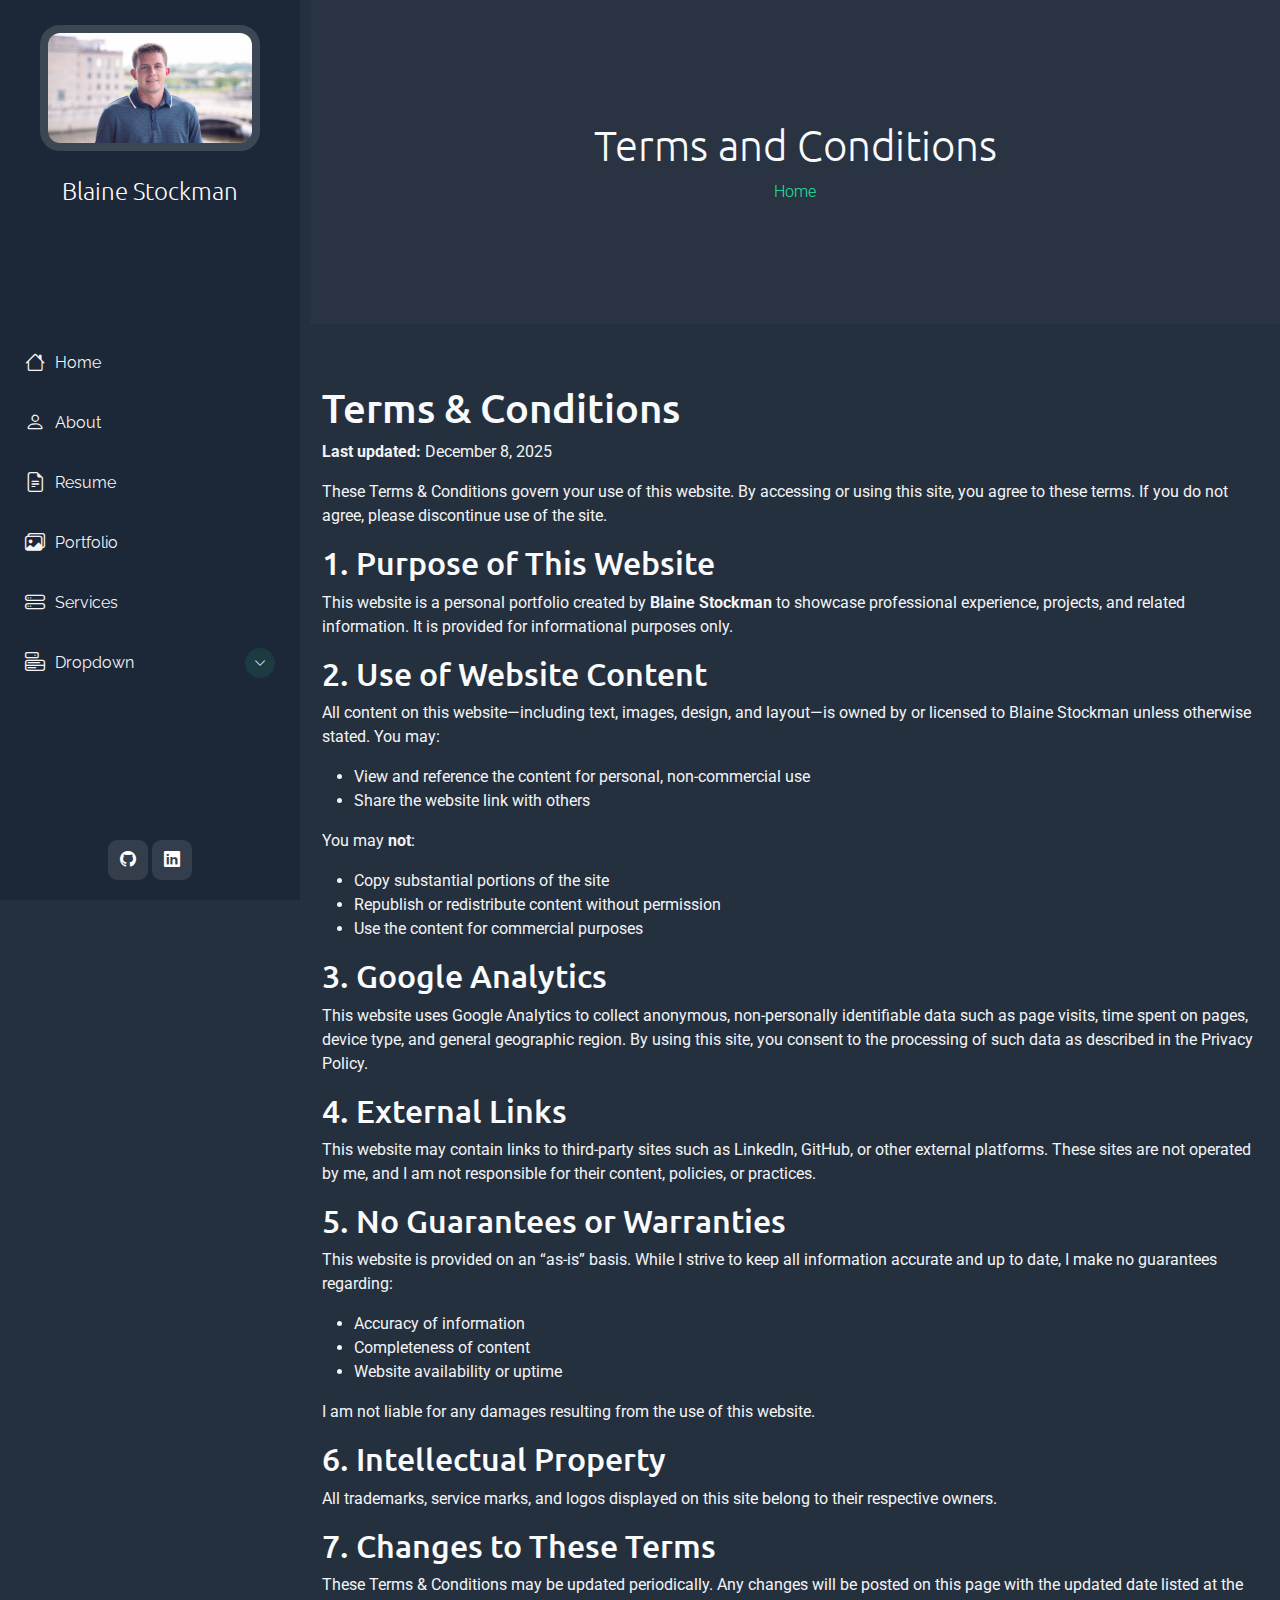
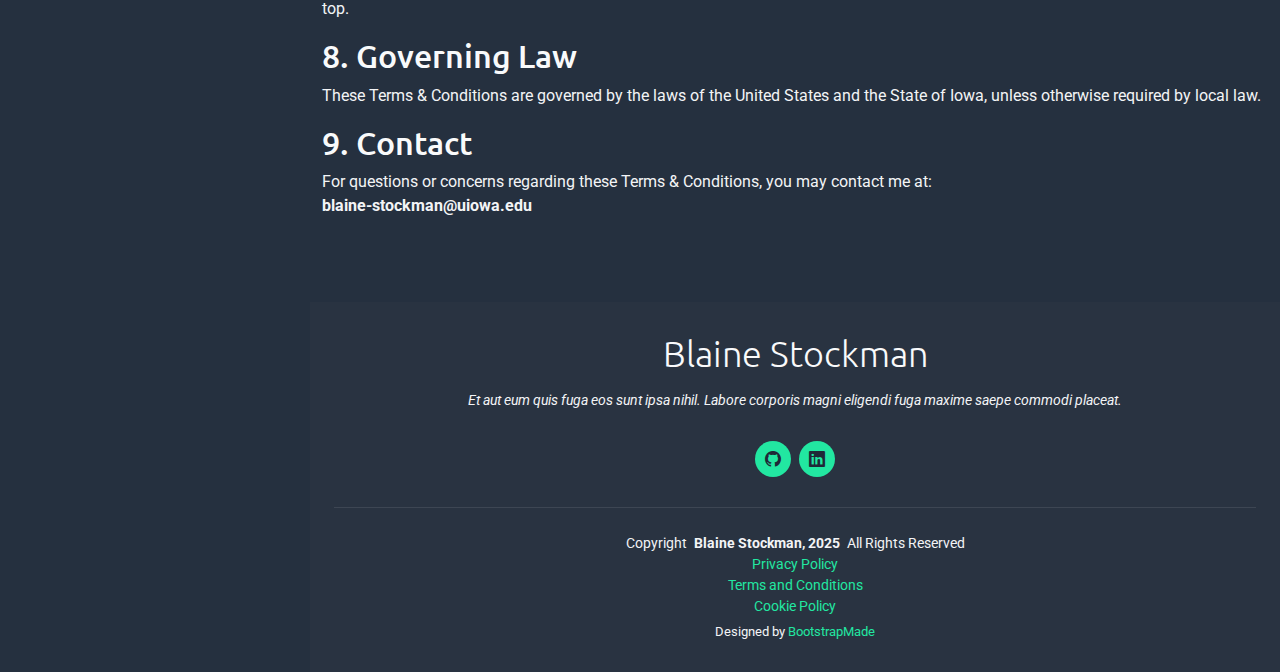
<file: terms-and-conditions.html>
<!DOCTYPE html>
<html lang="en">

<head>
  <meta charset="utf-8">
  <meta content="width=device-width, initial-scale=1.0" name="viewport">
  <title>Service Details - MyPage Bootstrap Template</title>
  <meta name="description" content="">
  <meta name="keywords" content="">

  <!-- Favicons -->
  <link rel="icon" type="image/png" sizes="32x32" href="./favicon-32x32.png">
  <link rel="icon" type="image/png" sizes="16x16" href="./favicon-16x16.png">
  <link rel="apple-touch-icon" sizes="180x180" href="./apple-touch-icon.png">
  <link rel="icon" type="image/png" sizes="192x192" href="./android-chrome-192x192.png"> 
  <link rel="icon" type="image/png" sizes="512x512" href="./android-chrome-512x512.png">

  <!-- Fonts -->
  <link href="https://fonts.googleapis.com" rel="preconnect">
  <link href="https://fonts.gstatic.com" rel="preconnect" crossorigin>
  <link href="https://fonts.googleapis.com/css2?family=Roboto:ital,wght@0,100;0,300;0,400;0,500;0,700;0,900;1,100;1,300;1,400;1,500;1,700;1,900&family=Raleway:ital,wght@0,100;0,200;0,300;0,400;0,500;0,600;0,700;0,800;0,900;1,100;1,200;1,300;1,400;1,500;1,600;1,700;1,800;1,900&family=Ubuntu:ital,wght@0,300;0,400;0,500;0,700;1,300;1,400;1,500;1,700&display=swap" rel="stylesheet">

  <!-- Vendor CSS Files -->
  <link href="assets/vendor/bootstrap/css/bootstrap.min.css" rel="stylesheet">
  <link href="assets/vendor/bootstrap-icons/bootstrap-icons.css" rel="stylesheet">
  <link href="assets/vendor/aos/aos.css" rel="stylesheet">
  <link href="assets/vendor/glightbox/css/glightbox.min.css" rel="stylesheet">
  <link href="assets/vendor/swiper/swiper-bundle.min.css" rel="stylesheet">

  <!-- Main CSS File -->
  <link href="assets/css/main.css" rel="stylesheet">

  <!-- =======================================================
  * Template Name: MyPage
  * Template URL: https://bootstrapmade.com/mypage-bootstrap-personal-template/
  * Updated: Sep 20 2025 with Bootstrap v5.3.8
  * Author: BootstrapMade.com
  * License: https://bootstrapmade.com/license/
  ======================================================== -->
</head>

<body class="terms-and-conditions-page">

  <header id="header" class="header dark-background d-flex flex-column justify-content-between">
    <i class="header-toggle d-xl-none bi bi-list"></i>

    <div class="header-top">
      <div class="profile-img">
        <img src="assets/img/profile/blaine-stockman-headshot2.JPG" alt="" class="img-fluid">
      </div>

      <a href="index.html" class="logo d-flex align-items-center justify-content-center">
        <!-- Uncomment the line below if you also wish to use an image logo -->
        <!-- <img src="assets/img/logo.webp" alt=""> -->
        <h1 class="sitename">Blaine Stockman</h1>
      </a>

    </div>

    <nav id="navmenu" class="navmenu">
      <ul>
        <li><a href="#hero"><i class="bi bi-house navicon"></i>Home</a></li>
        <li><a href="#about"><i class="bi bi-person navicon"></i> About</a></li>
        <li><a href="#resume"><i class="bi bi-file-earmark-text navicon"></i> Resume</a></li>
        <li><a href="#portfolio"><i class="bi bi-images navicon"></i> Portfolio</a></li>
        <li><a href="#services"><i class="bi bi-hdd-stack navicon"></i> Services</a></li>
        <li class="dropdown"><a href="#"><i class="bi bi-menu-button navicon"></i> <span>Dropdown</span> <i class="bi bi-chevron-down toggle-dropdown"></i></a>
          <ul>
            <li><a href="#">Dropdown 1</a></li>
            <li class="dropdown"><a href="#"><span>Deep Dropdown</span> <i class="bi bi-chevron-down toggle-dropdown"></i></a>
              <ul>
                <li><a href="#">Deep Dropdown 1</a></li>
                <li><a href="#">Deep Dropdown 2</a></li>
                <li><a href="#">Deep Dropdown 3</a></li>
                <li><a href="#">Deep Dropdown 4</a></li>
                <li><a href="#">Deep Dropdown 5</a></li>
              </ul>
            </li>
            <li><a href="#">Dropdown 2</a></li>
            <li><a href="#">Dropdown 3</a></li>
            <li><a href="#">Dropdown 4</a></li>
          </ul>
        </li>
      </ul>
    </nav>

    <div class="social-links text-center">
      <a href="https://github.com/bstock012" class="github" target="_blank" rel="noopener noreferrer"><i class="bi bi-github"></i>
      <a href="https://linkedin.com/in/blaine-stockman-1b2b472b6" class="linkedin" target="_blank" rel="noopener noreferrer"><i class="bi bi-linkedin"></i>
    </div>
  </header>

  <main class="main">

    <!-- Page Title -->
    <div class="page-title light-background">
      <div class="container">
        <h1>Terms and Conditions</h1>
        <nav class="breadcrumbs">
          <ol>
            <li><a href="index.html">Home</a></li>
          </ol>
        </nav>
      </div>
    </div><!-- End Page Title -->

    <!-- Terms and Conditions Section -->
    <section id="terms and conditions" class="terms and conditions section">
      <div class="row justify-content-center">
        <div class="col-lg-6 order-2 order-lg-1">
          <div class="hero-content">
            <h1 data-aos="fade-up" data-aos-delay="200">
          </div>
        </div>
      <div/>
    <div class="container" data-aos="fade-up" data-aos-delay="100">
      <h1>Terms & Conditions</h1>
          <p><strong>Last updated:</strong> December 8, 2025</p>

          <p>
            These Terms & Conditions govern your use of this website. By accessing or using this site,
            you agree to these terms. If you do not agree, please discontinue use of the site.
          </p>

          <h2>1. Purpose of This Website</h2>
          <p>
            This website is a personal portfolio created by <strong>Blaine Stockman</strong> to showcase
            professional experience, projects, and related information. It is provided for informational
            purposes only.
          </p>

          <h2>2. Use of Website Content</h2>
          <p>
            All content on this website—including text, images, design, and layout—is owned by or
            licensed to Blaine Stockman unless otherwise stated. You may:
          </p>

          <ul>
            <li>View and reference the content for personal, non-commercial use</li>
            <li>Share the website link with others</li>
          </ul>

          <p>You may <strong>not</strong>:</p>

          <ul>
            <li>Copy substantial portions of the site</li>
            <li>Republish or redistribute content without permission</li>
            <li>Use the content for commercial purposes</li>
          </ul>

          <h2>3. Google Analytics</h2>
          <p>
            This website uses Google Analytics to collect anonymous, non-personally identifiable data
            such as page visits, time spent on pages, device type, and general geographic region.
            By using this site, you consent to the processing of such data as described in the Privacy Policy.
          </p>

          <h2>4. External Links</h2>
          <p>
            This website may contain links to third-party sites such as LinkedIn, GitHub, or other external
            platforms. These sites are not operated by me, and I am not responsible for their content,
            policies, or practices.
          </p>

          <h2>5. No Guarantees or Warranties</h2>
          <p>
            This website is provided on an “as-is” basis. While I strive to keep all information accurate and
            up to date, I make no guarantees regarding:
          </p>

          <ul>
            <li>Accuracy of information</li>
            <li>Completeness of content</li>
            <li>Website availability or uptime</li>
          </ul>

          <p>I am not liable for any damages resulting from the use of this website.</p>

          <h2>6. Intellectual Property</h2>
          <p>
            All trademarks, service marks, and logos displayed on this site belong to their respective owners.
          </p>

          <h2>7. Changes to These Terms</h2>
          <p>
            These Terms & Conditions may be updated periodically. Any changes will be posted on this page
            with the updated date listed at the top.
          </p>

          <h2>8. Governing Law</h2>
          <p>
            These Terms & Conditions are governed by the laws of the United States and the State of Iowa,
            unless otherwise required by local law.
          </p>

          <h2>9. Contact</h2>
          <p>
            For questions or concerns regarding these Terms & Conditions, you may contact me at:<br>
            <strong>blaine-stockman@uiowa.edu</strong>
          </p>
    </div>

  </main>

  <footer id="footer" class="footer light-background">
    <div class="container">
      <h3 class="sitename">Blaine Stockman</h3>
      <p>Et aut eum quis fuga eos sunt ipsa nihil. Labore corporis magni eligendi fuga maxime saepe commodi placeat.</p>
      <div class="social-links d-flex justify-content-center">
        <a href="https://github.com/bstock012" class="github" target="_blank" rel="noopener noreferrer"><i class="bi bi-github"></i></a>
        <a href="https://linkedin.com/in/blaine-stockman-1b2b472b6" class="linkedin" target="_blank" rel="noopener noreferrer"><i class="bi bi-linkedin"></i></a>
      </div>
      <div class="container">
        <div class="copyright">
          <span>Copyright</span> <strong class="px-1 sitename">Blaine Stockman, 2025</strong> <span>All Rights Reserved</span>
        </div>
        <div class="privacy policy">
          <a href="privacy.html">Privacy Policy</a>
        </div>
        <div class="terms and conditions">
          <a href="terms-and-conditions.html">Terms and Conditions</a>
        </div>
        <div class="cookie policy"></div>
          <a href="cookie-policy.html">Cookie Policy</a>
        </div>
        <div class="credits">
          <!-- All the links in the footer should remain intact. -->
          <!-- You can delete the links only if you've purchased the pro version. -->
          <!-- Licensing information: https://bootstrapmade.com/license/ -->
          <!-- Purchase the pro version with working PHP/AJAX contact form: [buy-url] -->
          Designed by <a href="https://bootstrapmade.com/">BootstrapMade</a>
        </div>
      </div>
    </div>
  </footer>

  <!-- Scroll Top -->
  <a href="#" id="scroll-top" class="scroll-top d-flex align-items-center justify-content-center"><i class="bi bi-arrow-up-short"></i></a>

  <!-- Preloader -->
  <div id="preloader"></div>

  <!-- Vendor JS Files -->
  <script src="assets/vendor/bootstrap/js/bootstrap.bundle.min.js"></script>
  <script src="assets/vendor/php-email-form/validate.js"></script>
  <script src="assets/vendor/aos/aos.js"></script>
  <script src="assets/vendor/purecounter/purecounter_vanilla.js"></script>
  <script src="assets/vendor/typed.js/typed.umd.js"></script>
  <script src="assets/vendor/waypoints/noframework.waypoints.js"></script>
  <script src="assets/vendor/imagesloaded/imagesloaded.pkgd.min.js"></script>
  <script src="assets/vendor/isotope-layout/isotope.pkgd.min.js"></script>
  <script src="assets/vendor/glightbox/js/glightbox.min.js"></script>
  <script src="assets/vendor/swiper/swiper-bundle.min.js"></script>

  <!-- Main JS File -->
  <script src="assets/js/main.js"></script>

</body>

</html>
</file>
<file: cookie-popup.css>
/* Cookie popup styles */

@import url("https://fonts.googleapis.com/css2?family=Source+Code+Pro&display=swap");

#cookie-popup {
  font-family: "Source Code Pro", monospace;
  position: fixed;
  bottom: 0;
  left: 0;
  background-color: #333;
  color: #fff;
  padding: 2rem;
  text-align: center;
  font-size: 1.25rem;
  max-width: 100%;
  height: auto;
  z-index: 9999;
}

#cookie-popup a {
  color: #fff;
}

#cookie-popup a:hover {
  color: lightpink;
  text-decoration: underline;
}

#accept-cookies {
  font-family: "Source Code Pro", monospace;
  background-color: #fff;
  color: #333;
  border: none;
  padding: 5px 10px;
  font-size: 1.25rem;
  cursor: pointer;
}

#accept-cookies:hover {
  background-color: lightpink;
  transition: 0.4s;
}
</file>
<file: assets/css/main.css>
/**
* Template Name: MyPage
* Template URL: https://bootstrapmade.com/mypage-bootstrap-personal-template/
* Updated: Sep 20 2025 with Bootstrap v5.3.8
* Author: BootstrapMade.com
* License: https://bootstrapmade.com/license/
*/

/*--------------------------------------------------------------
# Font & Color Variables
# Help: https://bootstrapmade.com/color-system/
--------------------------------------------------------------*/
/* Fonts */
:root {
  --default-font: "Roboto",  system-ui, -apple-system, "Segoe UI", Roboto, "Helvetica Neue", Arial, "Noto Sans", "Liberation Sans", sans-serif, "Apple Color Emoji", "Segoe UI Emoji", "Segoe UI Symbol", "Noto Color Emoji";
  --heading-font: "Ubuntu",  sans-serif;
  --nav-font: "Raleway",  sans-serif;
}

/* Global Colors - The following color variables are used throughout the website. Updating them here will change the color scheme of the entire website */
:root { 
  --background-color: #25303f; /* Background color for the entire website, including individual sections */
  --default-color: #f3f4f6; /* Default color used for the majority of the text content across the entire website */
  --heading-color: #f9fafb; /* Color for headings, subheadings and title throughout the website */
  --accent-color: #22e7a1; /* Accent color that represents your brand on the website. It's used for buttons, links, and other elements that need to stand out */
  --surface-color: #293443; /* The surface color is used as a background of boxed elements within sections, such as cards, icon boxes, or other elements that require a visual separation from the global background. */
  --contrast-color: #1f2937; /* Contrast color for text, ensuring readability against backgrounds of accent, heading, or default colors. */
}

/* Nav Menu Colors - The following color variables are used specifically for the navigation menu. They are separate from the global colors to allow for more customization options */
:root {
  --nav-color: #f3f4f6;  /* The default color of the main navmenu links */
  --nav-hover-color: #22e7a1; /* Applied to main navmenu links when they are hovered over or active */
  --nav-mobile-background-color: #38485f; /* Used as the background color for mobile navigation menu */
  --nav-dropdown-background-color: #38485f; /* Used as the background color for dropdown items that appear when hovering over primary navigation items */
  --nav-dropdown-color: #f3f4f6; /* Used for navigation links of the dropdown items in the navigation menu. */
  --nav-dropdown-hover-color: #22e7a1; /* Similar to --nav-hover-color, this color is applied to dropdown navigation links when they are hovered over. */
}

/* Color Presets - These classes override global colors when applied to any section or element, providing reuse of the sam color scheme. */

.light-background {
  --background-color: #293341;
  --surface-color: #4b607f;
}

.dark-background {
  --background-color: #1c2737;
  --default-color: #ffffff;
  --heading-color: #ffffff;
  --surface-color: #151f2b;
  --contrast-color: #ffffff;
}

/* Smooth scroll */
:root {
  scroll-behavior: smooth;
}

/*--------------------------------------------------------------
# General Styling & Shared Classes
--------------------------------------------------------------*/
body {
  color: var(--default-color);
  background-color: var(--background-color);
  font-family: var(--default-font);
}

a {
  color: var(--accent-color);
  text-decoration: none;
  transition: 0.3s;
}

a:hover {
  color: color-mix(in srgb, var(--accent-color), transparent 25%);
  text-decoration: none;
}

h1,
h2,
h3,
h4,
h5,
h6 {
  color: var(--heading-color);
  font-family: var(--heading-font);
}

/* PHP Email Form Messages
------------------------------*/
.php-email-form .error-message {
  display: none;
  background: #df1529;
  color: #ffffff;
  text-align: left;
  padding: 15px;
  margin-bottom: 24px;
  font-weight: 600;
}

.php-email-form .sent-message {
  display: none;
  color: #ffffff;
  background: #059652;
  text-align: center;
  padding: 15px;
  margin-bottom: 24px;
  font-weight: 600;
}

.php-email-form .loading {
  display: none;
  background: var(--surface-color);
  text-align: center;
  padding: 15px;
  margin-bottom: 24px;
}

.php-email-form .loading:before {
  content: "";
  display: inline-block;
  border-radius: 50%;
  width: 24px;
  height: 24px;
  margin: 0 10px -6px 0;
  border: 3px solid var(--accent-color);
  border-top-color: var(--surface-color);
  animation: php-email-form-loading 1s linear infinite;
}

@keyframes php-email-form-loading {
  0% {
    transform: rotate(0deg);
  }

  100% {
    transform: rotate(360deg);
  }
}

/*--------------------------------------------------------------
# Global Header
--------------------------------------------------------------*/
.header {
  color: var(--default-color);
  background-color: var(--background-color);
  position: fixed;
  top: 0;
  left: 0;
  bottom: 0;
  padding: 0 15px;
  width: 300px;
  transition: all ease-in-out 0.3s;
  overflow-y: auto;
  z-index: 997;
}

.header .profile-img img {
  margin: 25px auto;
  display: block;
  border-radius: 20px;
  max-width: 220px;
  border: 8px solid color-mix(in srgb, var(--default-color), transparent 85%);
}

.header .logo {
  line-height: 1;
}

.header .logo img {
  max-height: 32px;
  margin-right: 8px;
}

.header .logo h1 {
  font-size: 24px;
  margin: 0;
  font-weight: 300;
  color: var(--heading-color);
}

.header .social-links {
  margin: 0 0 20px 0;
}

.header .social-links a {
  font-size: 16px;
  display: inline-flex;
  align-items: center;
  justify-content: center;
  background: color-mix(in srgb, var(--default-color), transparent 90%);
  color: var(--default-color);
  margin: 0 2px;
  border-radius: 9px;
  text-align: center;
  width: 40px;
  height: 40px;
  transition: 0.3s;
}

.header .social-links a:hover {
  color: var(--contrast-color);
  background: var(--accent-color);
}

@media (min-width: 1200px) {

  .header~main,
  .header~#footer {
    margin-left: 310px;
  }
}

@media (max-width: 1199px) {
  .header {
    left: -100%;
  }
}

.header.header-show {
  left: 0;
}

.header .header-toggle {
  color: var(--background-color);
  background-color: var(--accent-color);
  font-size: 22px;
  display: flex;
  align-items: center;
  justify-content: center;
  width: 40px;
  height: 40px;
  border-radius: 9px;
  cursor: pointer;
  position: fixed;
  top: 15px;
  right: 15px;
  z-index: 9999;
  transition: 0.3s;
}

.header .header-toggle:hover {
  background-color: color-mix(in srgb, var(--accent-color) 90%, black 15%);
}

/*--------------------------------------------------------------
# Navigation Menu
--------------------------------------------------------------*/
.mobile-nav-toggle {
  display: none;
}

.navmenu {
  padding: 0;
  z-index: 9997;
  flex: 1;
  display: flex;
  align-items: center;
}

.navmenu ul {
  list-style: none;
  padding: 0 0 20px 0;
  margin: 0;
  width: 100%;
}

.navmenu a,
.navmenu a:focus {
  color: var(--nav-color);
  padding: 15px 10px;
  font-family: var(--nav-font);
  font-size: 16px;
  font-weight: 400;
  display: flex;
  align-items: center;
  white-space: nowrap;
  transition: 0.3s;
  width: 100%;
}

.navmenu a .navicon,
.navmenu a:focus .navicon {
  font-size: 20px;
  margin-right: 10px;
}

.navmenu a .toggle-dropdown,
.navmenu a:focus .toggle-dropdown {
  font-size: 12px;
  line-height: 0;
  margin-left: auto;
  width: 30px;
  height: 30px;
  display: flex;
  align-items: center;
  justify-content: center;
  border-radius: 50%;
  transition: 0.3s;
  flex-shrink: 0;
  background-color: color-mix(in srgb, var(--accent-color), transparent 90%);
}

.navmenu a .toggle-dropdown:hover,
.navmenu a:focus .toggle-dropdown:hover {
  background-color: var(--accent-color);
  color: var(--contrast-color);
}

.navmenu a:hover,
.navmenu .active,
.navmenu .active:focus {
  color: var(--nav-hover-color);
}

.navmenu a:hover .navicon,
.navmenu .active .navicon,
.navmenu .active:focus .navicon {
  color: var(--accent-color);
}

.navmenu .active .toggle-dropdown,
.navmenu .active:focus .toggle-dropdown {
  background-color: var(--accent-color);
  color: var(--contrast-color);
  transform: rotate(180deg);
}

.navmenu .dropdown {
  display: block;
}

.navmenu .dropdown a,
.navmenu .dropdown a:focus {
  color: --nav-dropdown-color;
}

.navmenu .dropdown a:hover,
.navmenu .dropdown .active,
.navmenu .dropdown .active:focus {
  color: var(--nav-dropdown-hover-color);
}

.navmenu .dropdown ul {
  position: static;
  display: none;
  z-index: 99;
  padding: 5px 10px;
  margin: 5px 10px;
  background-color: var(--nav-dropdown-background-color);
  border: 1px solid color-mix(in srgb, var(--default-color), transparent 90%);
  box-shadow: none;
  transition: all 0.5s ease-in-out;
}

.navmenu .dropdown ul ul {
  background-color: rgba(33, 37, 41, 0.1);
}

.navmenu .dropdown>.dropdown-active {
  display: block;
  background-color: rgba(33, 37, 41, 0.03);
}

/*--------------------------------------------------------------
# Global Footer
--------------------------------------------------------------*/
.footer {
  color: var(--default-color);
  background-color: var(--background-color);
  font-size: 14px;
  text-align: center;
  padding: 30px 0;
  position: relative;
}

.footer h3 {
  font-size: 36px;
  font-weight: 300;
  position: relative;
  padding: 0;
  margin: 0 0 15px 0;
}

.footer p {
  font-size: 15;
  font-style: italic;
  padding: 0;
  margin: 0 0 30px 0;
}

.footer .social-links {
  margin: 0 0 30px 0;
}

.footer .social-links a {
  font-size: 16px;
  display: flex;
  align-items: center;
  justify-content: center;
  background: var(--accent-color);
  color: var(--contrast-color);
  line-height: 1;
  margin: 0 4px;
  border-radius: 50%;
  text-align: center;
  width: 36px;
  height: 36px;
  transition: 0.3s;
}

.footer .social-links a:hover {
  background: color-mix(in srgb, var(--accent-color), transparent 20%);
  text-decoration: none;
}

.footer .copyright {
  padding-top: 25px;
  border-top: 1px solid color-mix(in srgb, var(--default-color), transparent 90%);
}

.footer .credits {
  font-size: 13px;
  padding-top: 5px;
}

/*--------------------------------------------------------------
# Preloader
--------------------------------------------------------------*/
#preloader {
  position: fixed;
  inset: 0;
  z-index: 999999;
  overflow: hidden;
  background: var(--background-color);
  transition: all 0.6s ease-out;
}

#preloader:before {
  content: "";
  position: fixed;
  top: calc(50% - 30px);
  left: calc(50% - 30px);
  border: 6px solid #ffffff;
  border-color: var(--accent-color) transparent var(--accent-color) transparent;
  border-radius: 50%;
  width: 60px;
  height: 60px;
  animation: animate-preloader 1.5s linear infinite;
}

@keyframes animate-preloader {
  0% {
    transform: rotate(0deg);
  }

  100% {
    transform: rotate(360deg);
  }
}

/*--------------------------------------------------------------
# Scroll Top Button
--------------------------------------------------------------*/
.scroll-top {
  position: fixed;
  visibility: hidden;
  opacity: 0;
  right: 15px;
  bottom: -15px;
  z-index: 99999;
  background-color: var(--accent-color);
  width: 44px;
  height: 44px;
  border-radius: 50px;
  transition: all 0.4s;
}

.scroll-top i {
  font-size: 24px;
  color: var(--contrast-color);
  line-height: 0;
}

.scroll-top:hover {
  background-color: color-mix(in srgb, var(--accent-color), transparent 20%);
  color: var(--contrast-color);
}

.scroll-top.active {
  visibility: visible;
  opacity: 1;
  bottom: 15px;
}

/*--------------------------------------------------------------
# Disable aos animation delay on mobile devices
--------------------------------------------------------------*/
@media screen and (max-width: 768px) {
  [data-aos-delay] {
    transition-delay: 0 !important;
  }
}

/*--------------------------------------------------------------
# Global Page Titles & Breadcrumbs
--------------------------------------------------------------*/
.page-title {
  color: var(--default-color);
  background-color: var(--background-color);
  padding: 120px 0;
  text-align: center;
  position: relative;
}

.page-title h1 {
  font-size: 42px;
  font-weight: 300;
  margin-bottom: 10px;
}

.page-title .breadcrumbs ol {
  display: flex;
  flex-wrap: wrap;
  list-style: none;
  justify-content: center;
  padding: 0;
  margin: 0;
  font-size: 16px;
  font-weight: 300;
}

.page-title .breadcrumbs ol li+li {
  padding-left: 10px;
}

.page-title .breadcrumbs ol li+li::before {
  content: "/";
  display: inline-block;
  padding-right: 10px;
  color: color-mix(in srgb, var(--default-color), transparent 70%);
}

/*--------------------------------------------------------------
# Global Sections
--------------------------------------------------------------*/
section,
.section {
  color: var(--default-color);
  background-color: var(--background-color);
  padding: 60px 0;
  overflow: clip;
}

/*--------------------------------------------------------------
# Global Section Titles
--------------------------------------------------------------*/
.section-title {
  text-align: center;
  padding-bottom: 60px;
  position: relative;
}

.section-title h2 {
  font-size: 32px;
  font-weight: 300;
  margin-bottom: 20px;
  padding-bottom: 20px;
  position: relative;
}

.section-title h2:before {
  content: "";
  position: absolute;
  display: block;
  width: 160px;
  height: 1px;
  background: color-mix(in srgb, var(--default-color), transparent 60%);
  left: 0;
  right: 0;
  bottom: 1px;
  margin: auto;
}

.section-title h2::after {
  content: "";
  position: absolute;
  display: block;
  width: 60px;
  height: 3px;
  background: var(--accent-color);
  left: 0;
  right: 0;
  bottom: 0;
  margin: auto;
}

.section-title p {
  margin-bottom: 0;
}

/*--------------------------------------------------------------
# Hero Section
--------------------------------------------------------------*/
.hero {
  padding: 120px 0;
  min-height: 100vh;
  display: flex;
  align-items: center;
  position: relative;
  overflow: hidden;
}

.hero .container {
  position: relative;
  z-index: 2;
  padding: 80px 15px;
}

.hero .hero-content h1 {
  font-size: 3.5rem;
  font-weight: 300;
  line-height: 1.2;
  margin-bottom: 2rem;
  color: var(--heading-color);
}

.hero .hero-content h1 .accent-text {
  color: var(--accent-color);
  font-weight: 400;
  position: relative;
}

.hero .hero-content h1 .accent-text::after {
  content: "";
  position: absolute;
  bottom: -8px;
  left: 0;
  width: 100%;
  height: 2px;
  background: linear-gradient(90deg, var(--accent-color), color-mix(in srgb, var(--accent-color), transparent 50%));
}

@media (max-width: 992px) {
  .hero .hero-content h1 {
    font-size: 2.8rem;
  }
}

@media (max-width: 768px) {
  .hero .hero-content h1 {
    font-size: 2.2rem;
  }
}

.hero .hero-content .hero-description {
  font-size: 1.125rem;
  line-height: 1.8;
  color: color-mix(in srgb, var(--default-color), transparent 20%);
  margin-bottom: 3rem;
  max-width: 90%;
}

@media (max-width: 768px) {
  .hero .hero-content .hero-description {
    font-size: 1rem;
    max-width: 100%;
  }
}

.hero .hero-content .hero-actions {
  display: flex;
  gap: 1.5rem;
  margin-bottom: 4rem;
}

@media (max-width: 576px) {
  .hero .hero-content .hero-actions {
    flex-direction: column;
    gap: 1rem;
  }
}

.hero .hero-content .hero-actions .btn-primary {
  padding: 14px 32px;
  background: var(--accent-color);
  color: var(--contrast-color);
  border-radius: 6px;
  font-weight: 500;
  text-decoration: none;
  transition: all 0.3s ease;
  border: 2px solid var(--accent-color);
}

.hero .hero-content .hero-actions .btn-primary:hover {
  background: color-mix(in srgb, var(--accent-color), black 10%);
  border-color: color-mix(in srgb, var(--accent-color), black 10%);
  transform: translateY(-2px);
}

.hero .hero-content .hero-actions .btn-secondary {
  padding: 14px 32px;
  background: transparent;
  color: var(--heading-color);
  border-radius: 6px;
  font-weight: 500;
  text-decoration: none;
  transition: all 0.3s ease;
  border: 2px solid color-mix(in srgb, var(--default-color), transparent 80%);
}

.hero .hero-content .hero-actions .btn-secondary:hover {
  background: transparent;
  color: var(--accent-color);
  border-color: var(--accent-color);
  transform: translateY(-2px);
}

.hero .hero-content .hero-stats {
  display: flex;
  gap: 3rem;
}

@media (max-width: 768px) {
  .hero .hero-content .hero-stats {
    gap: 2rem;
  }
}

@media (max-width: 576px) {
  .hero .hero-content .hero-stats {
    flex-direction: column;
    gap: 1.5rem;
  }
}

.hero .hero-content .hero-stats .stat-item .stat-number {
  display: block;
  font-size: 2rem;
  font-weight: 600;
  color: var(--accent-color);
  line-height: 1;
}

.hero .hero-content .hero-stats .stat-item .stat-label {
  display: block;
  font-size: 0.875rem;
  color: color-mix(in srgb, var(--default-color), transparent 40%);
  margin-top: 0.5rem;
  font-weight: 400;
}

.hero .hero-image {
  position: relative;
}

.hero .hero-image .image-wrapper {
  position: relative;
  max-width: 500px;
  margin: 0 auto;
}

.hero .hero-image .image-wrapper .main-image {
  border-radius: 12px;
  box-shadow: 0 20px 60px color-mix(in srgb, var(--heading-color), transparent 85%);
  transition: transform 0.3s ease;
}

.hero .hero-image .image-wrapper .main-image:hover {
  transform: scale(1.02);
}

.hero .hero-image .image-wrapper .floating-card {
  position: absolute;
  background: var(--surface-color);
  padding: 1rem 1.5rem;
  border-radius: 8px;
  box-shadow: 0 10px 30px color-mix(in srgb, var(--heading-color), transparent 90%);
  display: flex;
  align-items: center;
  gap: 0.75rem;
  font-size: 0.875rem;
  font-weight: 500;
  color: var(--heading-color);
  transition: all 0.3s ease;
}

.hero .hero-image .image-wrapper .floating-card:hover {
  transform: translateY(-5px);
  box-shadow: 0 15px 40px color-mix(in srgb, var(--heading-color), transparent 85%);
}

.hero .hero-image .image-wrapper .floating-card i {
  font-size: 1.25rem;
  color: var(--accent-color);
}

.hero .hero-image .image-wrapper .floating-card.card-1 {
  top: 20%;
  left: -15%;
  z-index: 3;
}

@media (max-width: 992px) {
  .hero .hero-image .image-wrapper .floating-card.card-1 {
    left: -10%;
  }
}

@media (max-width: 768px) {
  .hero .hero-image .image-wrapper .floating-card.card-1 {
    left: 0;
    top: 10%;
  }
}

.hero .hero-image .image-wrapper .floating-card.card-2 {
  top: 60%;
  right: -15%;
  z-index: 3;
}

@media (max-width: 992px) {
  .hero .hero-image .image-wrapper .floating-card.card-2 {
    right: -10%;
  }
}

@media (max-width: 768px) {
  .hero .hero-image .image-wrapper .floating-card.card-2 {
    right: 0;
    top: 50%;
  }
}

.hero .hero-image .image-wrapper .floating-card.card-3 {
  bottom: 15%;
  left: -10%;
  z-index: 3;
}

@media (max-width: 992px) {
  .hero .hero-image .image-wrapper .floating-card.card-3 {
    left: -5%;
  }
}

@media (max-width: 768px) {
  .hero .hero-image .image-wrapper .floating-card.card-3 {
    left: 0;
    bottom: 5%;
  }
}

@media (max-width: 992px) {
  .hero .hero-content {
    text-align: center;
    margin-top: 2rem;
  }
}

/*--------------------------------------------------------------
# About Section
--------------------------------------------------------------*/
.about {
  padding-top: 120px;
  padding-bottom: 120px;
}

.about .intro-header {
  margin-bottom: 80px;
}

.about .intro-header h1 {
  font-size: 3.5rem;
  font-weight: 300;
  letter-spacing: -0.02em;
  margin-bottom: 1rem;
  color: var(--heading-color);
}

.about .intro-header .subtitle {
  font-size: 1.25rem;
  font-weight: 400;
  color: color-mix(in srgb, var(--default-color), transparent 30%);
  margin: 0;
}

.about .main-content-wrapper {
  margin-bottom: 100px;
}

.about .profile-section .profile-image-container {
  margin-bottom: 2rem;
}

.about .profile-section .profile-image-container img {
  width: 100%;
  max-width: 300px;
  aspect-ratio: 1;
  object-fit: cover;
  border-radius: 12px;
  filter: grayscale(20%);
  transition: filter 0.3s ease;
}

.about .profile-section .profile-image-container img:hover {
  filter: grayscale(0%);
}

.about .profile-section .profile-meta .location {
  display: flex;
  align-items: center;
  margin-bottom: 1rem;
  color: color-mix(in srgb, var(--default-color), transparent 20%);
}

.about .profile-section .profile-meta .location i {
  margin-right: 0.5rem;
  color: var(--accent-color);
}

.about .profile-section .profile-meta .status {
  display: flex;
  align-items: center;
  font-size: 0.9rem;
  color: color-mix(in srgb, var(--default-color), transparent 20%);
}

.about .profile-section .profile-meta .status .status-indicator {
  width: 8px;
  height: 8px;
  background-color: #10b981;
  border-radius: 50%;
  margin-right: 0.5rem;
  animation: pulse 2s infinite;
}

.about .content-area {
  padding-left: 2rem;
}

.about .content-area .story-block {
  margin-bottom: 3rem;
}

.about .content-area .story-block .lead-text {
  font-size: 1.3rem;
  line-height: 1.7;
  font-weight: 300;
  margin-bottom: 1.5rem;
  color: var(--default-color);
}

.about .content-area .story-block p {
  font-size: 1.1rem;
  line-height: 1.8;
  color: color-mix(in srgb, var(--default-color), transparent 15%);
  margin: 0;
}

.about .expertise-grid {
  margin-bottom: 3rem;
}

.about .expertise-grid .expertise-item {
  display: flex;
  align-items: flex-start;
  margin-bottom: 2rem;
}

.about .expertise-grid .expertise-item .expertise-icon {
  flex-shrink: 0;
  width: 48px;
  height: 48px;
  background-color: color-mix(in srgb, var(--accent-color), transparent 90%);
  border-radius: 8px;
  display: flex;
  align-items: center;
  justify-content: center;
  margin-right: 1.5rem;
}

.about .expertise-grid .expertise-item .expertise-icon i {
  font-size: 1.5rem;
  color: var(--accent-color);
}

.about .expertise-grid .expertise-item .expertise-content h4 {
  font-size: 1.1rem;
  font-weight: 500;
  margin-bottom: 0.5rem;
  color: var(--heading-color);
}

.about .expertise-grid .expertise-item .expertise-content p {
  font-size: 0.95rem;
  line-height: 1.6;
  color: color-mix(in srgb, var(--default-color), transparent 30%);
  margin: 0;
}

.about .philosophy-quote {
  position: relative;
  padding: 2rem 0;
}

.about .philosophy-quote .quote-mark {
  position: absolute;
  top: -10px;
  left: -20px;
  font-size: 5rem;
  font-weight: 300;
  color: color-mix(in srgb, var(--accent-color), transparent 80%);
  line-height: 1;
}

.about .philosophy-quote p {
  font-size: 1.2rem;
  line-height: 1.7;
  font-style: italic;
  font-weight: 300;
  color: var(--default-color);
  margin: 0;
  position: relative;
  z-index: 1;
}

.about .bottom-section {
  padding-top: 60px;
  border-top: 1px solid color-mix(in srgb, var(--default-color), transparent 85%);
}

.about .bottom-section .collaboration-text h3 {
  font-size: 2rem;
  font-weight: 300;
  margin-bottom: 1rem;
  color: var(--heading-color);
}

.about .bottom-section .collaboration-text p {
  font-size: 1.1rem;
  line-height: 1.7;
  color: color-mix(in srgb, var(--default-color), transparent 20%);
  margin: 0;
}

.about .bottom-section .action-buttons {
  display: flex;
  gap: 1rem;
  justify-content: flex-end;
}

.about .bottom-section .action-buttons .btn-custom {
  display: inline-flex;
  align-items: center;
  padding: 0.875rem 2rem;
  border-radius: 6px;
  font-weight: 400;
  text-decoration: none;
  transition: all 0.3s ease;
  font-size: 1rem;
}

.about .bottom-section .action-buttons .btn-custom.primary {
  background-color: var(--accent-color);
  color: var(--contrast-color);
}

.about .bottom-section .action-buttons .btn-custom.primary:hover {
  background-color: color-mix(in srgb, var(--accent-color), transparent 15%);
  transform: translateY(-1px);
}

.about .bottom-section .action-buttons .btn-custom.secondary {
  border: 1px solid color-mix(in srgb, var(--default-color), transparent 70%);
  color: var(--default-color);
}

.about .bottom-section .action-buttons .btn-custom.secondary:hover {
  border-color: var(--accent-color);
  color: var(--accent-color);
  transform: translateY(-1px);
}

@keyframes pulse {

  0%,
  100% {
    opacity: 1;
  }

  50% {
    opacity: 0.5;
  }
}

@media (max-width: 992px) {
  .about {
    padding: 80px 0;
  }

  .about .intro-header {
    margin-bottom: 60px;
  }

  .about .intro-header h1 {
    font-size: 2.8rem;
  }

  .about .main-content-wrapper {
    margin-bottom: 60px;
  }

  .about .content-area {
    padding-left: 0;
    margin-top: 2rem;
  }

  .about .bottom-section .action-buttons {
    justify-content: flex-start;
    margin-top: 1.5rem;
  }
}

@media (max-width: 768px) {
  .about .intro-header h1 {
    font-size: 2.2rem;
  }

  .about .intro-header .subtitle {
    font-size: 1.1rem;
  }

  .about .philosophy-quote .quote-mark {
    font-size: 3.5rem;
    left: -10px;
  }

  .about .philosophy-quote p {
    font-size: 1.1rem;
  }

  .about .bottom-section .collaboration-text h3 {
    font-size: 1.6rem;
  }

  .about .bottom-section .action-buttons {
    flex-direction: column;
  }

  .about .bottom-section .action-buttons .btn-custom {
    text-align: center;
    justify-content: center;
  }
}

/*--------------------------------------------------------------
# Stats Section
--------------------------------------------------------------*/
.stats {
  padding: 120px 0;
}

.stats .stats-grid {
  display: grid;
  grid-template-columns: repeat(3, 1fr);
  gap: 80px;
  margin-bottom: 120px;
  text-align: center;
}

.stats .stat-item .stat-number {
  font-family: var(--heading-font);
  font-size: 72px;
  font-weight: 300;
  color: var(--heading-color);
  line-height: 1;
  margin-bottom: 20px;
  letter-spacing: -2px;
}

.stats .stat-item .stat-number span {
  display: inline-block;
}

.stats .stat-item .stat-label {
  font-size: 16px;
  color: var(--default-color);
  opacity: 0.7;
  margin: 0;
  line-height: 1.6;
  font-weight: 400;
}

.stats .achievements-row {
  display: grid;
  grid-template-columns: repeat(3, 1fr);
  gap: 60px;
}

.stats .achievement {
  display: flex;
  align-items: flex-start;
  gap: 20px;
  padding: 40px 0;
  border-top: 1px solid color-mix(in srgb, var(--default-color), transparent 90%);
}

.stats .achievement .achievement-icon {
  flex-shrink: 0;
  width: 50px;
  height: 50px;
  display: flex;
  align-items: center;
  justify-content: center;
  background: color-mix(in srgb, var(--accent-color), transparent 95%);
  border-radius: 8px;
  margin-top: 5px;
}

.stats .achievement .achievement-icon i {
  font-size: 24px;
  color: var(--accent-color);
}

.stats .achievement .achievement-content h4 {
  font-family: var(--heading-font);
  font-size: 20px;
  font-weight: 400;
  color: var(--heading-color);
  margin-bottom: 8px;
  line-height: 1.3;
}

.stats .achievement .achievement-content p {
  font-size: 15px;
  color: var(--default-color);
  opacity: 0.7;
  margin: 0;
  line-height: 1.6;
}

@media (max-width: 992px) {
  .stats {
    padding: 80px 0;
  }

  .stats .stats-grid {
    gap: 60px;
    margin-bottom: 80px;
  }

  .stats .stat-item .stat-number {
    font-size: 56px;
  }

  .stats .achievements-row {
    gap: 40px;
  }

  .stats .achievement {
    padding: 30px 0;
  }
}

@media (max-width: 768px) {
  .stats {
    padding: 60px 0;
  }

  .stats .stats-grid {
    grid-template-columns: 1fr;
    gap: 50px;
    margin-bottom: 60px;
  }

  .stats .stat-item .stat-number {
    font-size: 48px;
  }

  .stats .stat-item .stat-label {
    font-size: 15px;
  }

  .stats .achievements-row {
    grid-template-columns: 1fr;
    gap: 30px;
  }

  .stats .achievement {
    padding: 25px 0;
    gap: 16px;
  }

  .stats .achievement .achievement-icon {
    width: 45px;
    height: 45px;
  }

  .stats .achievement .achievement-icon i {
    font-size: 20px;
  }

  .stats .achievement .achievement-content h4 {
    font-size: 18px;
  }

  .stats .achievement .achievement-content p {
    font-size: 14px;
  }
}

@media (max-width: 576px) {
  .stats .stat-item .stat-number {
    font-size: 40px;
  }

  .stats .achievement .achievement-icon {
    width: 40px;
    height: 40px;
  }

  .stats .achievement .achievement-icon i {
    font-size: 18px;
  }
}

/*--------------------------------------------------------------
# Skills Section
--------------------------------------------------------------*/
.skills {
  --section-spacing: 80px;
  --category-spacing: 60px;
  --skill-spacing: 24px;
  --progress-height: 2px;
  --border-light: color-mix(in srgb, var(--default-color), transparent 92%);
  --text-light: color-mix(in srgb, var(--default-color), transparent 35%);
  --surface-soft: color-mix(in srgb, var(--surface-color), var(--accent-color) 1%);
}

.skills .intro-content {
  margin-bottom: var(--section-spacing);
}

.skills .intro-content .lead-text {
  font-size: 22px;
  line-height: 1.8;
  color: var(--text-light);
  font-weight: 300;
  margin: 0;
  font-family: var(--heading-font);
}

.skills .skills-container {
  padding-right: 40px;
}

.skills .skills-container .skill-category {
  margin-bottom: var(--category-spacing);
}

.skills .skills-container .skill-category:last-child {
  margin-bottom: 0;
}

.skills .skills-container .skill-category .category-header {
  margin-bottom: 32px;
  padding-bottom: 20px;
  border-bottom: 1px solid var(--border-light);
}

.skills .skills-container .skill-category .category-header .category-title {
  font-size: 24px;
  font-weight: 300;
  color: var(--heading-color);
  margin-bottom: 8px;
  font-family: var(--heading-font);
}

.skills .skills-container .skill-category .category-header .category-subtitle {
  font-size: 16px;
  color: var(--text-light);
  margin: 0;
  font-weight: 300;
}

.skills .skills-container .skill-category .skills-list .skill-row {
  margin-bottom: var(--skill-spacing);
}

.skills .skills-container .skill-category .skills-list .skill-row:last-child {
  margin-bottom: 0;
}

.skills .skills-container .skill-category .skills-list .skill-row .skill-info {
  display: flex;
  justify-content: space-between;
  align-items: center;
  margin-bottom: 12px;
}

.skills .skills-container .skill-category .skills-list .skill-row .skill-info .skill-name {
  font-size: 18px;
  color: var(--default-color);
  font-weight: 300;
}

.skills .skills-container .skill-category .skills-list .skill-row .skill-info .skill-percentage {
  font-size: 14px;
  color: var(--accent-color);
  font-weight: 500;
  font-family: var(--default-font);
}

.skills .skills-container .skill-category .skills-list .skill-row .progress {
  height: var(--progress-height);
  background: var(--border-light);
  border-radius: 1px;
  overflow: hidden;
}

.skills .skills-container .skill-category .skills-list .skill-row .progress .progress-bar {
  width: 0%;
  height: 100%;
  background: var(--accent-color);
  border-radius: 1px;
  transition: width 1.5s cubic-bezier(0.4, 0, 0.2, 1);
}

.skills .skills-sidebar {
  padding-left: 40px;
}

.skills .skills-sidebar .expertise-highlight {
  background: var(--surface-soft);
  padding: 40px 32px;
  border-radius: 8px;
  text-align: center;
  margin-bottom: 40px;
  border: 1px solid var(--border-light);
}

.skills .skills-sidebar .expertise-highlight .highlight-icon {
  margin-bottom: 24px;
}

.skills .skills-sidebar .expertise-highlight .highlight-icon i {
  font-size: 48px;
  color: var(--accent-color);
}

.skills .skills-sidebar .expertise-highlight .highlight-title {
  font-size: 20px;
  font-weight: 300;
  color: var(--heading-color);
  margin-bottom: 20px;
  font-family: var(--heading-font);
}

.skills .skills-sidebar .expertise-highlight .experience-number {
  display: flex;
  align-items: baseline;
  justify-content: center;
  gap: 8px;
  margin-bottom: 20px;
}

.skills .skills-sidebar .expertise-highlight .experience-number .purecounter {
  font-size: 56px;
  font-weight: 200;
  color: var(--accent-color);
  line-height: 1;
  font-family: var(--heading-font);
}

.skills .skills-sidebar .expertise-highlight .experience-number .experience-label {
  font-size: 18px;
  color: var(--text-light);
  font-weight: 300;
}

.skills .skills-sidebar .expertise-highlight .highlight-description {
  font-size: 16px;
  line-height: 1.7;
  color: var(--text-light);
  margin: 0;
}

.skills .skills-sidebar .technologies-section {
  margin-bottom: 40px;
}

.skills .skills-sidebar .technologies-section .tech-title {
  font-size: 18px;
  font-weight: 400;
  color: var(--heading-color);
  margin-bottom: 24px;
  font-family: var(--heading-font);
}

.skills .skills-sidebar .technologies-section .tech-stack {
  display: grid;
  grid-template-columns: 1fr 1fr;
  gap: 16px;
}

.skills .skills-sidebar .technologies-section .tech-stack .tech-item {
  display: flex;
  align-items: center;
  gap: 12px;
  padding: 16px;
  background: var(--surface-color);
  border: 1px solid var(--border-light);
  border-radius: 6px;
  transition: all 0.3s ease;
}

.skills .skills-sidebar .technologies-section .tech-stack .tech-item:hover {
  border-color: color-mix(in srgb, var(--accent-color), transparent 60%);
  background: color-mix(in srgb, var(--surface-color), var(--accent-color) 2%);
}

.skills .skills-sidebar .technologies-section .tech-stack .tech-item i {
  font-size: 20px;
  color: var(--accent-color);
}

.skills .skills-sidebar .technologies-section .tech-stack .tech-item span {
  font-size: 14px;
  color: var(--default-color);
  font-weight: 400;
}

.skills .skills-sidebar .achievements-section .achievements-title {
  font-size: 18px;
  font-weight: 400;
  color: var(--heading-color);
  margin-bottom: 24px;
  font-family: var(--heading-font);
}

.skills .skills-sidebar .achievements-section .achievement-list .achievement-item {
  display: flex;
  align-items: flex-start;
  gap: 16px;
  padding: 16px 0;
  border-bottom: 1px solid var(--border-light);
}

.skills .skills-sidebar .achievements-section .achievement-list .achievement-item:last-child {
  border-bottom: none;
  padding-bottom: 0;
}

.skills .skills-sidebar .achievements-section .achievement-list .achievement-item .achievement-date {
  font-size: 12px;
  color: var(--accent-color);
  font-weight: 500;
  text-transform: uppercase;
  letter-spacing: 0.5px;
  min-width: 40px;
  margin-top: 2px;
}

.skills .skills-sidebar .achievements-section .achievement-list .achievement-item .achievement-text {
  font-size: 15px;
  color: var(--default-color);
  line-height: 1.5;
  font-weight: 300;
}

@media (max-width: 992px) {
  .skills .skills-container {
    padding-right: 0;
    margin-bottom: 60px;
  }

  .skills .skills-sidebar {
    padding-left: 0;
  }

  .skills .skills-sidebar .expertise-highlight {
    margin-bottom: 32px;
  }

  .skills .skills-sidebar .technologies-section {
    margin-bottom: 32px;
  }

  .skills .skills-sidebar .technologies-section .tech-stack {
    grid-template-columns: 1fr;
  }
}

@media (max-width: 768px) {
  .skills {
    --section-spacing: 60px;
    --category-spacing: 40px;
  }

  .skills .intro-content .lead-text {
    font-size: 20px;
  }

  .skills .skills-container .skill-category .category-header .category-title {
    font-size: 22px;
  }

  .skills .skills-container .skill-category .skills-list .skill-row .skill-info .skill-name {
    font-size: 16px;
  }

  .skills .skills-sidebar .expertise-highlight {
    padding: 32px 24px;
  }

  .skills .skills-sidebar .expertise-highlight .experience-number .purecounter {
    font-size: 48px;
  }

  .skills .skills-sidebar .technologies-section .tech-stack .tech-item {
    padding: 12px;
  }

  .skills .skills-sidebar .technologies-section .tech-stack .tech-item span {
    font-size: 13px;
  }
}

/*--------------------------------------------------------------
# Resume Section
--------------------------------------------------------------*/
.resume .section-intro {
  margin-bottom: 3rem;
}

.resume .section-intro .icon-wrapper {
  width: 60px;
  height: 60px;
  background: color-mix(in srgb, var(--accent-color), transparent 90%);
  border-radius: 50%;
  display: flex;
  align-items: center;
  justify-content: center;
  margin-bottom: 1.5rem;
}

.resume .section-intro .icon-wrapper i {
  font-size: 1.5rem;
  color: var(--accent-color);
}

.resume .section-intro h2 {
  font-size: 2rem;
  font-weight: 300;
  color: var(--heading-color);
  margin-bottom: 1rem;
  letter-spacing: -0.02em;
}

.resume .section-intro p {
  font-size: 1.1rem;
  line-height: 1.7;
  color: color-mix(in srgb, var(--default-color), transparent 40%);
  margin: 0;
}

.resume .professional-journey .experience-timeline {
  position: relative;
  padding-left: 2rem;
}

.resume .professional-journey .experience-timeline::before {
  content: "";
  position: absolute;
  left: 0;
  top: 0;
  bottom: 0;
  width: 1px;
  background: color-mix(in srgb, var(--accent-color), transparent 80%);
}

.resume .professional-journey .experience-timeline .timeline-item {
  position: relative;
  margin-bottom: 3rem;
}

.resume .professional-journey .experience-timeline .timeline-item:last-child {
  margin-bottom: 0;
}

.resume .professional-journey .experience-timeline .timeline-item .timeline-dot {
  position: absolute;
  left: -2.3rem;
  top: 0.5rem;
  width: 12px;
  height: 12px;
  background: var(--accent-color);
  border-radius: 50%;
  border: 3px solid var(--background-color);
  box-shadow: 0 0 0 3px color-mix(in srgb, var(--accent-color), transparent 80%);
}

.resume .professional-journey .experience-timeline .timeline-item .timeline-content .position-meta {
  margin-bottom: 0.5rem;
}

.resume .professional-journey .experience-timeline .timeline-item .timeline-content .position-meta .timeline-year {
  font-size: 0.9rem;
  color: var(--accent-color);
  font-weight: 500;
  letter-spacing: 0.05em;
  text-transform: uppercase;
}

.resume .professional-journey .experience-timeline .timeline-item .timeline-content h3 {
  font-size: 1.3rem;
  font-weight: 400;
  color: var(--heading-color);
  margin-bottom: 0.25rem;
  letter-spacing: -0.01em;
}

.resume .professional-journey .experience-timeline .timeline-item .timeline-content h4 {
  font-size: 1rem;
  color: color-mix(in srgb, var(--default-color), transparent 30%);
  font-weight: 500;
  margin-bottom: 1rem;
}

.resume .professional-journey .experience-timeline .timeline-item .timeline-content p {
  font-size: 1rem;
  line-height: 1.6;
  color: color-mix(in srgb, var(--default-color), transparent 30%);
  margin-bottom: 1.5rem;
}

.resume .professional-journey .experience-timeline .timeline-item .timeline-content .key-achievements {
  display: flex;
  flex-wrap: wrap;
  gap: 0.5rem;
}

.resume .professional-journey .experience-timeline .timeline-item .timeline-content .key-achievements .achievement-tag {
  background: var(--surface-color);
  color: color-mix(in srgb, var(--default-color), transparent 20%);
  padding: 0.4rem 0.8rem;
  border-radius: 20px;
  font-size: 0.85rem;
  font-weight: 500;
  border: 1px solid color-mix(in srgb, var(--default-color), transparent 90%);
}

.resume .education-skills .education-grid .education-card {
  background: var(--surface-color);
  border-radius: 12px;
  padding: 2rem;
  margin-bottom: 1.5rem;
  transition: all 0.3s ease;
  border: 1px solid color-mix(in srgb, var(--default-color), transparent 95%);
}

.resume .education-skills .education-grid .education-card.primary {
  border-color: color-mix(in srgb, var(--accent-color), transparent 80%);
  position: relative;
}

.resume .education-skills .education-grid .education-card.primary::before {
  content: "";
  position: absolute;
  top: 0;
  left: 0;
  right: 0;
  height: 3px;
  background: linear-gradient(90deg, var(--accent-color), color-mix(in srgb, var(--accent-color), transparent 50%));
  border-radius: 12px 12px 0 0;
}

.resume .education-skills .education-grid .education-card:hover {
  transform: translateY(-2px);
  box-shadow: 0 10px 40px color-mix(in srgb, var(--default-color), transparent 90%);
}

.resume .education-skills .education-grid .education-card .education-header {
  display: flex;
  align-items: flex-start;
  gap: 1rem;
  margin-bottom: 1.5rem;
}

.resume .education-skills .education-grid .education-card .education-header .degree-icon {
  width: 40px;
  height: 40px;
  background: color-mix(in srgb, var(--accent-color), transparent 90%);
  border-radius: 8px;
  display: flex;
  align-items: center;
  justify-content: center;
  flex-shrink: 0;
}

.resume .education-skills .education-grid .education-card .education-header .degree-icon i {
  font-size: 1.1rem;
  color: var(--accent-color);
}

.resume .education-skills .education-grid .education-card .education-header .degree-info {
  flex: 1;
}

.resume .education-skills .education-grid .education-card .education-header .degree-info h3 {
  font-size: 1.2rem;
  font-weight: 400;
  color: var(--heading-color);
  margin-bottom: 0.25rem;
  letter-spacing: -0.01em;
}

.resume .education-skills .education-grid .education-card .education-header .degree-info .institution {
  font-size: 1rem;
  color: color-mix(in srgb, var(--default-color), transparent 30%);
  margin-bottom: 0.5rem;
  font-weight: 500;
}

.resume .education-skills .education-grid .education-card .education-header .degree-info .graduation-year {
  font-size: 0.9rem;
  color: var(--accent-color);
  font-weight: 500;
  letter-spacing: 0.02em;
}

.resume .education-skills .education-grid .education-card .education-details p {
  font-size: 0.95rem;
  line-height: 1.6;
  color: color-mix(in srgb, var(--default-color), transparent 35%);
  margin-bottom: 1rem;
}

.resume .education-skills .education-grid .education-card .education-details .honors .honor-badge {
  background: color-mix(in srgb, var(--accent-color), transparent 90%);
  color: var(--accent-color);
  padding: 0.3rem 0.8rem;
  border-radius: 15px;
  font-size: 0.8rem;
  font-weight: 600;
  letter-spacing: 0.02em;
}

.resume .education-skills .education-grid .certification-section {
  margin-top: 2rem;
}

.resume .education-skills .education-grid .certification-section h4 {
  font-size: 1.1rem;
  font-weight: 400;
  color: var(--heading-color);
  margin-bottom: 1.5rem;
  letter-spacing: -0.01em;
}

.resume .education-skills .education-grid .certification-section .certifications .cert-item {
  display: flex;
  align-items: center;
  gap: 0.8rem;
  padding: 1rem 0;
  border-bottom: 1px solid color-mix(in srgb, var(--default-color), transparent 95%);
}

.resume .education-skills .education-grid .certification-section .certifications .cert-item:last-child {
  border-bottom: none;
}

.resume .education-skills .education-grid .certification-section .certifications .cert-item i {
  color: var(--accent-color);
  font-size: 1.1rem;
  flex-shrink: 0;
}

.resume .education-skills .education-grid .certification-section .certifications .cert-item .cert-details {
  display: flex;
  flex-direction: column;
  gap: 0.2rem;
}

.resume .education-skills .education-grid .certification-section .certifications .cert-item .cert-details .cert-name {
  font-size: 0.95rem;
  font-weight: 500;
  color: var(--heading-color);
}

.resume .education-skills .education-grid .certification-section .certifications .cert-item .cert-details .cert-provider {
  font-size: 0.85rem;
  color: color-mix(in srgb, var(--default-color), transparent 40%);
}

@media (max-width: 992px) {
  .resume .row {
    gap: 3rem 0;
  }

  .resume .section-intro {
    margin-bottom: 2rem;
  }

  .resume .section-intro h2 {
    font-size: 1.8rem;
  }

  .resume .section-intro p {
    font-size: 1rem;
  }

  .resume .professional-journey {
    margin-bottom: 2rem;
  }
}

@media (max-width: 768px) {
  .resume .section-intro .icon-wrapper {
    width: 50px;
    height: 50px;
  }

  .resume .section-intro .icon-wrapper i {
    font-size: 1.3rem;
  }

  .resume .section-intro h2 {
    font-size: 1.6rem;
  }

  .resume .professional-journey .experience-timeline {
    padding-left: 1.5rem;
  }

  .resume .professional-journey .experience-timeline .timeline-item .timeline-dot {
    left: -1.8rem;
  }

  .resume .education-skills .education-grid .education-card {
    padding: 1.5rem;
  }

  .resume .education-skills .education-grid .education-card .education-header .degree-icon {
    width: 35px;
    height: 35px;
  }

  .resume .education-skills .education-grid .education-card .education-header .degree-icon i {
    font-size: 1rem;
  }
}

@media (max-width: 576px) {
  .resume .section-intro .icon-wrapper {
    width: 45px;
    height: 45px;
    margin-bottom: 1rem;
  }

  .resume .section-intro .icon-wrapper i {
    font-size: 1.2rem;
  }

  .resume .section-intro h2 {
    font-size: 1.4rem;
  }

  .resume .professional-journey .experience-timeline .timeline-item .timeline-content .key-achievements .achievement-tag {
    font-size: 0.8rem;
    padding: 0.3rem 0.6rem;
  }

  .resume .education-skills .education-grid .education-card {
    padding: 1.2rem;
  }

  .resume .education-skills .education-grid .education-card .education-header {
    flex-direction: column;
    text-align: center;
    gap: 0.8rem;
  }

  .resume .education-skills .education-grid .certification-section .certifications .cert-item {
    padding: 0.8rem 0;
  }
}

/*--------------------------------------------------------------
# Portfolio Section
--------------------------------------------------------------*/
.portfolio .filters-wrapper {
  margin-bottom: 40px;
  text-align: center;
}

.portfolio .portfolio-filters {
  padding: 0;
  margin: 0;
  list-style: none;
  display: inline-flex;
  gap: 40px;
  position: relative;
}

@media (max-width: 768px) {
  .portfolio .portfolio-filters {
    flex-wrap: wrap;
    gap: 20px;
    justify-content: center;
  }
}

.portfolio .portfolio-filters li {
  cursor: pointer;
  font-size: 16px;
  font-weight: 300;
  color: color-mix(in srgb, var(--default-color), transparent 40%);
  transition: all 0.4s ease;
  position: relative;
  padding: 12px 0;
  font-family: var(--heading-font);
}

.portfolio .portfolio-filters li::after {
  content: "";
  position: absolute;
  bottom: 0;
  left: 50%;
  transform: translateX(-50%);
  width: 0;
  height: 1px;
  background: var(--accent-color);
  transition: width 0.4s ease;
}

.portfolio .portfolio-filters li:hover {
  color: var(--heading-color);
}

.portfolio .portfolio-filters li.filter-active {
  color: var(--heading-color);
}

.portfolio .portfolio-filters li.filter-active::after {
  width: 100%;
}

.portfolio .portfolio-container {
  position: relative;
}

.portfolio .portfolio-card {
  background: transparent;
  border: none;
  transition: all 0.4s ease;
  height: 100%;
  display: flex;
  flex-direction: column;
}

.portfolio .portfolio-card:hover {
  transform: translateY(-8px);
}

.portfolio .portfolio-image {
  position: relative;
  overflow: hidden;
  border-radius: 8px;
  margin-bottom: 32px;
  flex-shrink: 0;
}

.portfolio .portfolio-image img {
  width: 100%;
  height: 300px;
  object-fit: cover;
  transition: all 0.6s ease;
}

@media (max-width: 768px) {
  .portfolio .portfolio-image img {
    height: 250px;
  }
}

.portfolio .portfolio-image .portfolio-overlay {
  position: absolute;
  top: 0;
  left: 0;
  right: 0;
  bottom: 0;
  background: rgba(0, 0, 0, 0.7);
  opacity: 0;
  transition: all 0.4s ease;
  display: flex;
  align-items: center;
  justify-content: center;
}

.portfolio .portfolio-image .portfolio-actions {
  display: flex;
  gap: 16px;
  transform: translateY(20px);
  transition: all 0.4s ease;
}

.portfolio .portfolio-image .action-btn {
  width: 48px;
  height: 48px;
  border-radius: 50%;
  background: var(--surface-color);
  color: var(--heading-color);
  display: flex;
  align-items: center;
  justify-content: center;
  text-decoration: none;
  transition: all 0.3s ease;
  font-size: 18px;
}

.portfolio .portfolio-image .action-btn:hover {
  background: var(--accent-color);
  color: var(--contrast-color);
  transform: scale(1.1);
}

.portfolio .portfolio-image:hover .portfolio-overlay {
  opacity: 1;
}

.portfolio .portfolio-image:hover .portfolio-actions {
  transform: translateY(0);
}

.portfolio .portfolio-image:hover img {
  transform: scale(1.05);
}

.portfolio .portfolio-content {
  flex-grow: 1;
  display: flex;
  flex-direction: column;
}

.portfolio .portfolio-meta {
  display: flex;
  justify-content: space-between;
  align-items: center;
  margin-bottom: 12px;
  font-size: 14px;
  font-weight: 400;
}

.portfolio .portfolio-meta .portfolio-category {
  color: var(--accent-color);
  font-family: var(--heading-font);
}

.portfolio .portfolio-meta .portfolio-year {
  color: color-mix(in srgb, var(--default-color), transparent 50%);
}

.portfolio .portfolio-title {
  font-size: 24px;
  font-weight: 300;
  color: var(--heading-color);
  margin-bottom: 16px;
  font-family: var(--heading-font);
  line-height: 1.3;
}

@media (max-width: 768px) {
  .portfolio .portfolio-title {
    font-size: 20px;
  }
}

.portfolio .portfolio-description {
  color: color-mix(in srgb, var(--default-color), transparent 30%);
  font-size: 15px;
  line-height: 1.6;
  margin: 0;
  flex-grow: 1;
}

.portfolio .isotope-container .portfolio-item:nth-child(1) .portfolio-image img,
.portfolio .isotope-container .portfolio-item:nth-child(2) .portfolio-image img {
  height: 350px;
}

@media (max-width: 768px) {

  .portfolio .isotope-container .portfolio-item:nth-child(1) .portfolio-image img,
  .portfolio .isotope-container .portfolio-item:nth-child(2) .portfolio-image img {
    height: 280px;
  }
}

.portfolio .isotope-container .portfolio-item:nth-child(4) .portfolio-image img {
  height: 280px;
}

@media (max-width: 768px) {
  .portfolio .isotope-container .portfolio-item:nth-child(4) .portfolio-image img {
    height: 250px;
  }
}

@media (max-width: 992px) {
  .portfolio {
    padding: 80px 0;
  }

  .portfolio .filters-wrapper {
    margin-bottom: 60px;
  }
}

@media (max-width: 768px) {
  .portfolio {
    padding: 60px 0;
  }

  .portfolio .filters-wrapper {
    margin-bottom: 40px;
  }

  .portfolio .portfolio-card:hover {
    transform: none;
  }
}

/*--------------------------------------------------------------
# Services Section
--------------------------------------------------------------*/
.services {
  padding: 120px 0;
}

.services .service-item {
  padding: 60px 40px;
  height: 100%;
  border-radius: 8px;
  transition: all 0.4s ease;
  position: relative;
}

.services .service-item:hover {
  transform: translateY(-8px);
  box-shadow: 0 20px 60px color-mix(in srgb, var(--default-color), transparent 90%);
}

@media (max-width: 768px) {
  .services .service-item {
    padding: 40px 30px;
  }
}

.services .service-icon {
  width: 80px;
  height: 80px;
  background: color-mix(in srgb, var(--accent-color), transparent 90%);
  border-radius: 50%;
  display: flex;
  align-items: center;
  justify-content: center;
  margin-bottom: 40px;
  transition: all 0.4s ease;
}

.services .service-icon i {
  font-size: 32px;
  color: var(--accent-color);
  transition: all 0.4s ease;
}

@media (max-width: 768px) {
  .services .service-icon {
    width: 60px;
    height: 60px;
    margin-bottom: 30px;
  }

  .services .service-icon i {
    font-size: 24px;
  }
}

.services .service-content h3 {
  font-size: 28px;
  font-weight: 300;
  margin-bottom: 20px;
  line-height: 1.3;
}

.services .service-content h3 a {
  color: var(--heading-color);
  text-decoration: none;
  transition: all 0.3s ease;
}

.services .service-content h3 a:hover {
  color: var(--accent-color);
}

@media (max-width: 768px) {
  .services .service-content h3 {
    font-size: 24px;
    margin-bottom: 16px;
  }
}

.services .service-content p {
  font-size: 16px;
  line-height: 1.7;
  color: color-mix(in srgb, var(--default-color), transparent 20%);
  margin-bottom: 30px;
}

@media (max-width: 768px) {
  .services .service-content p {
    font-size: 15px;
    margin-bottom: 24px;
  }
}

.services .read-more {
  display: inline-flex;
  align-items: center;
  gap: 8px;
  color: var(--accent-color);
  text-decoration: none;
  font-weight: 500;
  font-size: 14px;
  letter-spacing: 0.5px;
  text-transform: uppercase;
  transition: all 0.3s ease;
}

.services .read-more i {
  font-size: 14px;
  transition: all 0.3s ease;
}

.services .read-more:hover {
  color: var(--heading-color);
  transform: translateX(4px);
}

.services .read-more:hover i {
  transform: translateX(4px);
}

.services .service-item:hover .service-icon {
  background: var(--accent-color);
}

.services .service-item:hover .service-icon i {
  color: var(--contrast-color);
  transform: scale(1.1);
}

@media (max-width: 992px) {
  .services .row {
    gap: 40px !important;
  }
}

@media (max-width: 768px) {
  .services .row {
    gap: 30px !important;
  }
}

/*--------------------------------------------------------------
# Testimonials Section
--------------------------------------------------------------*/
.testimonials .testimonials-slider {
  max-width: 900px;
  margin: 0 auto;
  position: relative;
}

.testimonials .swiper-wrapper {
  height: auto !important;
}

.testimonials .testimonial-slide {
  padding: 3.5rem 3rem;
  text-align: center;
  position: relative;
  min-height: 400px;
  border-radius: 25px;
  background: linear-gradient(135deg, var(--surface-color), color-mix(in srgb, var(--accent-color), transparent 97%));
  border: 1px solid color-mix(in srgb, var(--default-color), transparent 90%);
  border-top: 4px solid var(--accent-color);
}

.testimonials .testimonial-header {
  display: flex;
  justify-content: space-between;
  align-items: center;
  margin-bottom: 2rem;
}

.testimonials .stars-rating {
  display: flex;
  gap: 0.5rem;
}

.testimonials .stars-rating i {
  color: #ffc107;
  font-size: 1.25rem;
}

.testimonials .quote-icon {
  width: 60px;
  height: 60px;
  background: linear-gradient(135deg, var(--accent-color), color-mix(in srgb, var(--accent-color), var(--heading-color) 20%));
  border-radius: 50%;
  display: flex;
  align-items: center;
  justify-content: center;
  box-shadow: 0 8px 25px color-mix(in srgb, var(--accent-color), transparent 70%);
}

.testimonials .quote-icon i {
  color: var(--contrast-color);
  font-size: 1.5rem;
}

.testimonials .testimonial-body {
  margin: 2.5rem 0;
}

.testimonials .testimonial-body p {
  font-size: 1.25rem;
  line-height: 1.8;
  font-style: italic;
  color: var(--heading-color);
  margin: 0;
  position: relative;
}

.testimonials .testimonial-footer {
  margin-top: 2.5rem;
}

.testimonials .author-info {
  display: flex;
  align-items: center;
  justify-content: center;
  gap: 1.5rem;
}

.testimonials .author-avatar {
  width: 80px;
  height: 80px;
  border-radius: 50%;
  object-fit: cover;
  border: 4px solid var(--accent-color);
  box-shadow: 0 8px 25px color-mix(in srgb, var(--accent-color), transparent 70%);
}

.testimonials .author-details {
  text-align: left;
}

.testimonials .author-details h4 {
  font-size: 1.375rem;
  margin-bottom: 0.5rem;
  color: var(--heading-color);
}

.testimonials .author-details .role {
  display: block;
  font-size: 1rem;
  color: var(--accent-color);
  font-weight: 600;
  margin-bottom: 0.25rem;
}

.testimonials .author-details .company {
  display: block;
  font-size: 0.9375rem;
  color: color-mix(in srgb, var(--heading-color), transparent 40%);
}

.testimonials .swiper-navigation-wrapper {
  display: flex;
  align-items: center;
  justify-content: center;
  gap: 2rem;
  margin-top: 3rem;
}

.testimonials .swiper-pagination {
  position: static !important;
  margin: 0;
}

.testimonials .swiper-pagination .swiper-pagination-bullet {
  width: 12px;
  height: 12px;
  background: color-mix(in srgb, var(--default-color), transparent 70%);
  opacity: 1;
  transition: all 0.3s ease;
}

.testimonials .swiper-pagination .swiper-pagination-bullet.swiper-pagination-bullet-active {
  background: var(--accent-color);
  transform: scale(1.2);
}

.testimonials .swiper-button-prev,
.testimonials .swiper-button-next {
  position: static !important;
  width: 50px;
  height: 50px;
  margin: 0;
  flex-shrink: 0;
  border-radius: 50%;
  background: var(--accent-color);
  transition: all 0.3s ease;
}

.testimonials .swiper-button-prev:after,
.testimonials .swiper-button-next:after {
  font-size: 1.25rem;
  color: var(--contrast-color);
  font-weight: bold;
}

.testimonials .swiper-button-prev:hover,
.testimonials .swiper-button-next:hover {
  transform: translateY(-2px);
}

@media (max-width: 991.98px) {
  .testimonials .testimonial-slide {
    padding: 2.5rem 2rem;
    min-height: 350px;
  }

  .testimonials .testimonial-body p {
    font-size: 1.125rem;
  }

  .testimonials .author-avatar {
    width: 70px;
    height: 70px;
  }

  .testimonials .author-details h4 {
    font-size: 1.25rem;
  }

  .testimonials .quote-icon {
    width: 50px;
    height: 50px;
  }

  .testimonials .quote-icon i {
    font-size: 1.25rem;
  }

  .testimonials .swiper-button-prev,
  .testimonials .swiper-button-next {
    width: 45px;
    height: 45px;
  }

  .testimonials .swiper-button-prev:after,
  .testimonials .swiper-button-next:after {
    font-size: 1.125rem;
  }
}

@media (max-width: 767.98px) {
  .testimonials .testimonial-slide {
    padding: 2rem 1.5rem;
    min-height: 300px;
  }

  .testimonials .testimonial-header {
    flex-direction: column;
    gap: 1.5rem;
    margin-bottom: 1.5rem;
  }

  .testimonials .testimonial-body {
    margin: 2rem 0;
  }

  .testimonials .testimonial-body p {
    font-size: 1rem;
    line-height: 1.6;
  }

  .testimonials .author-info {
    flex-direction: column;
    gap: 1rem;
    text-align: center;
  }

  .testimonials .author-details {
    text-align: center;
  }

  .testimonials .author-details h4 {
    font-size: 1.125rem;
  }

  .testimonials .author-details .role {
    font-size: 0.9375rem;
  }

  .testimonials .author-details .company {
    font-size: 0.875rem;
  }

  .testimonials .swiper-navigation-wrapper {
    gap: 1.5rem;
    margin-top: 2rem;
  }

  .testimonials .swiper-pagination .swiper-pagination-bullet {
    width: 10px;
    height: 10px;
  }

  .testimonials .swiper-button-prev,
  .testimonials .swiper-button-next {
    width: 40px;
    height: 40px;
  }

  .testimonials .swiper-button-prev:after,
  .testimonials .swiper-button-next:after {
    font-size: 1rem;
  }
}

/*--------------------------------------------------------------
# Contact Section
--------------------------------------------------------------*/
.contact {
  padding: 120px 0 100px;
}

.contact .info-item {
  margin-bottom: 80px;
}

.contact .info-item .info-icon {
  width: 64px;
  height: 64px;
  border-radius: 50%;
  background: color-mix(in srgb, var(--accent-color), transparent 90%);
  display: flex;
  align-items: center;
  justify-content: center;
  margin-bottom: 32px;
}

.contact .info-item .info-icon i {
  font-size: 24px;
  color: var(--accent-color);
}

.contact .info-item .info-content h4 {
  font-size: 24px;
  font-weight: 400;
  margin-bottom: 16px;
  color: var(--heading-color);
  letter-spacing: -0.3px;
}

.contact .info-item .info-content p {
  font-size: 16px;
  line-height: 1.7;
  color: color-mix(in srgb, var(--default-color), transparent 25%);
  margin: 0;
}

.contact .contact-details .detail-item {
  display: flex;
  align-items: flex-start;
  gap: 20px;
  margin-bottom: 48px;
}

.contact .contact-details .detail-item:last-child {
  margin-bottom: 0;
}

.contact .contact-details .detail-item .detail-icon {
  width: 40px;
  height: 40px;
  flex-shrink: 0;
  display: flex;
  align-items: center;
  justify-content: center;
}

.contact .contact-details .detail-item .detail-icon i {
  font-size: 18px;
  color: var(--accent-color);
}

.contact .contact-details .detail-item .detail-content {
  flex: 1;
}

.contact .contact-details .detail-item .detail-content .detail-label {
  display: block;
  font-size: 13px;
  font-weight: 500;
  color: color-mix(in srgb, var(--default-color), transparent 40%);
  text-transform: uppercase;
  letter-spacing: 0.8px;
  margin-bottom: 6px;
}

.contact .contact-details .detail-item .detail-content .detail-value {
  display: block;
  font-size: 16px;
  color: var(--default-color);
  line-height: 1.6;
}

.contact .form-header {
  margin-bottom: 48px;
}

.contact .form-header h3 {
  font-size: 32px;
  font-weight: 300;
  color: var(--heading-color);
  margin: 0;
  letter-spacing: -0.4px;
}

.contact .form-wrapper .form-group {
  margin-bottom: 32px;
}

.contact .form-wrapper .form-group label {
  display: block;
  font-size: 14px;
  font-weight: 500;
  color: var(--heading-color);
  margin-bottom: 12px;
  letter-spacing: 0.2px;
}

.contact .form-wrapper .form-group input,
.contact .form-wrapper .form-group select,
.contact .form-wrapper .form-group textarea {
  width: 100%;
  border: 1px solid color-mix(in srgb, var(--default-color), transparent 85%);
  border-radius: 8px;
  padding: 16px 20px;
  font-size: 15px;
  color: var(--default-color);
  background-color: var(--surface-color);
  transition: all 0.3s ease;
  font-family: inherit;
}

.contact .form-wrapper .form-group input:focus,
.contact .form-wrapper .form-group select:focus,
.contact .form-wrapper .form-group textarea:focus {
  outline: none;
  border-color: var(--accent-color);
  box-shadow: 0 0 0 3px color-mix(in srgb, var(--accent-color), transparent 90%);
}

.contact .form-wrapper .form-group input::placeholder,
.contact .form-wrapper .form-group select::placeholder,
.contact .form-wrapper .form-group textarea::placeholder {
  color: color-mix(in srgb, var(--default-color), transparent 60%);
}

.contact .form-wrapper .form-group select {
  cursor: pointer;
}

.contact .form-wrapper .form-group select option {
  padding: 10px;
}

.contact .form-wrapper .form-group textarea {
  resize: vertical;
  min-height: 120px;
  line-height: 1.6;
}

.contact .form-wrapper .submit-btn {
  background: var(--accent-color);
  color: var(--contrast-color);
  border: none;
  border-radius: 8px;
  padding: 18px 36px;
  font-size: 15px;
  font-weight: 500;
  display: inline-flex;
  align-items: center;
  gap: 12px;
  cursor: pointer;
  transition: all 0.3s ease;
  letter-spacing: 0.3px;
}

.contact .form-wrapper .submit-btn i {
  font-size: 16px;
  transition: transform 0.3s ease;
}

.contact .form-wrapper .submit-btn:hover {
  background: color-mix(in srgb, var(--accent-color), transparent 10%);
  transform: translateY(-2px);
  box-shadow: 0 8px 25px color-mix(in srgb, var(--accent-color), transparent 70%);
}

.contact .form-wrapper .submit-btn:hover i {
  transform: translateX(4px);
}

@media (max-width: 768px) {
  .contact {
    padding: 80px 0 60px;
  }

  .contact .info-item {
    margin-bottom: 50px;
  }

  .contact .info-item .info-icon {
    width: 56px;
    height: 56px;
    margin-bottom: 24px;
  }

  .contact .info-item .info-icon i {
    font-size: 20px;
  }

  .contact .info-item .info-content h4 {
    font-size: 20px;
    margin-bottom: 12px;
  }

  .contact .contact-details .detail-item {
    margin-bottom: 32px;
  }

  .contact .form-header {
    margin-bottom: 32px;
  }

  .contact .form-header h3 {
    font-size: 24px;
  }

  .contact .modern-form .form-group {
    margin-bottom: 24px;
  }
}

/*--------------------------------------------------------------
# Portfolio Details Section
--------------------------------------------------------------*/
.portfolio-details {
  --section-spacing: 5rem;
  --content-spacing: 3rem;
  font-family: var(--default-font);
}

.portfolio-details .hero-section {
  margin-bottom: var(--section-spacing);
}

.portfolio-details .hero-section .project-header .project-meta {
  display: flex;
  gap: 1.5rem;
  margin-bottom: 1.25rem;
}

.portfolio-details .hero-section .project-header .project-meta .category,
.portfolio-details .hero-section .project-header .project-meta .year {
  font-size: 0.8rem;
  font-weight: 500;
  text-transform: uppercase;
  letter-spacing: 0.1em;
  color: color-mix(in srgb, var(--accent-color), transparent 20%);
  padding: 0.35rem 0.8rem;
  background-color: color-mix(in srgb, var(--accent-color), transparent 90%);
  border-radius: 3px;
}

.portfolio-details .hero-section .project-header .project-title {
  font-size: 3.5rem;
  font-weight: 300;
  line-height: 1.1;
  margin-bottom: 1.5rem;
  color: var(--heading-color);
  letter-spacing: -0.02em;
  font-family: var(--heading-font);
}

.portfolio-details .hero-section .project-header .project-summary {
  font-size: 1.2rem;
  line-height: 1.7;
  color: color-mix(in srgb, var(--default-color), transparent 25%);
  margin-bottom: 2rem;
  max-width: 500px;
}

.portfolio-details .hero-section .project-header .project-tags {
  display: flex;
  flex-wrap: wrap;
  gap: 0.8rem;
}

.portfolio-details .hero-section .project-header .project-tags .tag {
  font-size: 0.85rem;
  padding: 0.4rem 1rem;
  background-color: transparent;
  border: 1px solid color-mix(in srgb, var(--default-color), transparent 80%);
  border-radius: 20px;
  color: var(--default-color);
  transition: all 0.3s ease;
}

.portfolio-details .hero-section .project-header .project-tags .tag:hover {
  border-color: var(--accent-color);
  color: var(--accent-color);
}

.portfolio-details .hero-section .hero-image img {
  border-radius: 6px;
  width: 100%;
  height: 400px;
  object-fit: cover;
}

.portfolio-details .visual-showcase {
  margin-bottom: var(--section-spacing);
}

.portfolio-details .visual-showcase .showcase-gallery {
  display: grid;
  grid-template-columns: 2fr 1fr;
  grid-template-rows: repeat(2, 1fr);
  gap: 1rem;
  height: 500px;
}

.portfolio-details .visual-showcase .showcase-gallery .gallery-item {
  border-radius: 6px;
  overflow: hidden;
  position: relative;
  cursor: pointer;
  transition: transform 0.4s ease;
}

.portfolio-details .visual-showcase .showcase-gallery .gallery-item.large {
  grid-row: span 2;
}

.portfolio-details .visual-showcase .showcase-gallery .gallery-item img {
  width: 100%;
  height: 100%;
  object-fit: cover;
  transition: transform 0.5s ease;
}

.portfolio-details .visual-showcase .showcase-gallery .gallery-item:hover {
  transform: translateY(-3px);
}

.portfolio-details .visual-showcase .showcase-gallery .gallery-item:hover img {
  transform: scale(1.02);
}

.portfolio-details .content-section {
  margin-bottom: var(--section-spacing);
}

.portfolio-details .content-section .main-content h2 {
  font-size: 2.5rem;
  font-weight: 300;
  margin-bottom: 2rem;
  color: var(--heading-color);
  font-family: var(--heading-font);
  letter-spacing: -0.01em;
}

.portfolio-details .content-section .main-content p {
  font-size: 1.1rem;
  line-height: 1.8;
  color: color-mix(in srgb, var(--default-color), transparent 15%);
  margin-bottom: 1.5rem;
}

.portfolio-details .content-section .main-content p:last-child {
  margin-bottom: 0;
}

.portfolio-details .content-section .project-specs .spec-item {
  margin-bottom: 2rem;
}

.portfolio-details .content-section .project-specs .spec-item:last-child {
  margin-bottom: 0;
}

.portfolio-details .content-section .project-specs .spec-item h5 {
  font-size: 0.85rem;
  font-weight: 600;
  text-transform: uppercase;
  letter-spacing: 0.05em;
  color: color-mix(in srgb, var(--default-color), transparent 50%);
  margin-bottom: 0.5rem;
}

.portfolio-details .content-section .project-specs .spec-item p {
  font-size: 1.1rem;
  color: var(--heading-color);
  margin-bottom: 0;
  font-weight: 400;
}

.portfolio-details .process-timeline {
  margin-bottom: var(--section-spacing);
}

.portfolio-details .process-timeline .timeline-header {
  text-align: center;
  margin-bottom: 4rem;
}

.portfolio-details .process-timeline .timeline-header h2 {
  font-size: 2.75rem;
  font-weight: 300;
  color: var(--heading-color);
  font-family: var(--heading-font);
  letter-spacing: -0.01em;
  margin-bottom: 0;
}

.portfolio-details .process-timeline .timeline-steps {
  max-width: 800px;
  margin: 0 auto;
}

.portfolio-details .process-timeline .timeline-steps .timeline-item {
  display: flex;
  align-items: flex-start;
  margin-bottom: 3rem;
}

.portfolio-details .process-timeline .timeline-steps .timeline-item:last-child {
  margin-bottom: 0;
}

.portfolio-details .process-timeline .timeline-steps .timeline-item .step-marker {
  flex-shrink: 0;
  width: 60px;
  height: 60px;
  border-radius: 50%;
  background-color: color-mix(in srgb, var(--accent-color), transparent 90%);
  display: flex;
  align-items: center;
  justify-content: center;
  margin-right: 2rem;
  position: relative;
}

.portfolio-details .process-timeline .timeline-steps .timeline-item .step-marker::after {
  content: "";
  position: absolute;
  top: 100%;
  left: 50%;
  width: 2px;
  height: 3rem;
  background-color: color-mix(in srgb, var(--default-color), transparent 85%);
  transform: translateX(-50%);
}

.portfolio-details .process-timeline .timeline-steps .timeline-item .step-marker .step-number {
  font-size: 1.1rem;
  font-weight: 500;
  color: var(--accent-color);
}

.portfolio-details .process-timeline .timeline-steps .timeline-item:last-child .step-marker::after {
  display: none;
}

.portfolio-details .process-timeline .timeline-steps .timeline-item .step-content {
  flex: 1;
  padding-top: 0.5rem;
}

.portfolio-details .process-timeline .timeline-steps .timeline-item .step-content h4 {
  font-size: 1.4rem;
  font-weight: 400;
  margin-bottom: 0.8rem;
  color: var(--heading-color);
}

.portfolio-details .process-timeline .timeline-steps .timeline-item .step-content p {
  font-size: 1rem;
  line-height: 1.7;
  color: color-mix(in srgb, var(--default-color), transparent 25%);
  margin-bottom: 0;
}

.portfolio-details .tools-section {
  margin-bottom: var(--section-spacing);
}

.portfolio-details .tools-section h2 {
  font-size: 2.5rem;
  font-weight: 300;
  margin-bottom: 1.5rem;
  color: var(--heading-color);
  font-family: var(--heading-font);
  letter-spacing: -0.01em;
}

.portfolio-details .tools-section p {
  font-size: 1.1rem;
  line-height: 1.8;
  color: color-mix(in srgb, var(--default-color), transparent 25%);
}

.portfolio-details .tools-section .tools-grid .tool-category {
  margin-bottom: 2.5rem;
}

.portfolio-details .tools-section .tools-grid .tool-category:last-child {
  margin-bottom: 0;
}

.portfolio-details .tools-section .tools-grid .tool-category h5 {
  font-size: 1rem;
  font-weight: 600;
  margin-bottom: 1rem;
  color: var(--heading-color);
}

.portfolio-details .tools-section .tools-grid .tool-category .tool-list {
  display: flex;
  flex-wrap: wrap;
  gap: 0.6rem;
}

.portfolio-details .tools-section .tools-grid .tool-category .tool-list .tool-item {
  font-size: 0.9rem;
  padding: 0.5rem 1rem;
  background-color: color-mix(in srgb, var(--surface-color), transparent 30%);
  border: 1px solid color-mix(in srgb, var(--default-color), transparent 88%);
  border-radius: 4px;
  color: var(--default-color);
  transition: all 0.3s ease;
}

.portfolio-details .tools-section .tools-grid .tool-category .tool-list .tool-item:hover {
  background-color: var(--accent-color);
  border-color: var(--accent-color);
  color: var(--contrast-color);
  transform: translateY(-1px);
}

.portfolio-details .impact-metrics {
  background-color: color-mix(in srgb, var(--surface-color), transparent 50%);
  padding: 4rem 3rem;
  border-radius: 8px;
  margin-bottom: var(--section-spacing);
}

.portfolio-details .impact-metrics .metrics-container {
  text-align: center;
}

.portfolio-details .impact-metrics .metrics-container .metrics-header {
  margin-bottom: 3rem;
}

.portfolio-details .impact-metrics .metrics-container .metrics-header h2 {
  font-size: 2.5rem;
  font-weight: 300;
  color: var(--heading-color);
  font-family: var(--heading-font);
  letter-spacing: -0.01em;
  margin-bottom: 1rem;
}

.portfolio-details .impact-metrics .metrics-container .metrics-header p {
  font-size: 1.1rem;
  line-height: 1.7;
  color: color-mix(in srgb, var(--default-color), transparent 30%);
  max-width: 600px;
  margin: 0 auto;
}

.portfolio-details .impact-metrics .metrics-container .metrics-grid {
  display: grid;
  grid-template-columns: repeat(auto-fit, minmax(200px, 1fr));
  gap: 2.5rem;
}

.portfolio-details .impact-metrics .metrics-container .metrics-grid .metric-card .metric-value {
  font-size: 3.5rem;
  font-weight: 200;
  color: var(--accent-color);
  margin-bottom: 0.5rem;
  line-height: 1;
  font-family: var(--heading-font);
}

.portfolio-details .impact-metrics .metrics-container .metrics-grid .metric-card .metric-label {
  font-size: 1rem;
  color: color-mix(in srgb, var(--default-color), transparent 30%);
  line-height: 1.4;
}

.portfolio-details .additional-gallery {
  margin-bottom: var(--section-spacing);
}

.portfolio-details .additional-gallery .gallery-slider {
  padding-bottom: 3rem;
}

.portfolio-details .additional-gallery .gallery-slider .swiper-wrapper {
  height: auto !important;
}

.portfolio-details .additional-gallery .gallery-slider .swiper-slide img {
  width: 100%;
  height: 300px;
  object-fit: cover;
  border-radius: 6px;
  cursor: pointer;
  transition: transform 0.3s ease;
}

.portfolio-details .additional-gallery .gallery-slider .swiper-slide:hover img {
  transform: scale(1.02);
}

.portfolio-details .additional-gallery .gallery-slider .swiper-pagination {
  bottom: 0;
}

.portfolio-details .additional-gallery .gallery-slider .swiper-pagination .swiper-pagination-bullet {
  width: 10px;
  height: 10px;
  background-color: color-mix(in srgb, var(--default-color), transparent 70%);
  opacity: 1;
  transition: all 0.3s ease;
}

.portfolio-details .additional-gallery .gallery-slider .swiper-pagination .swiper-pagination-bullet.swiper-pagination-bullet-active {
  background-color: var(--accent-color);
  transform: scale(1.2);
}

.portfolio-details .project-nav {
  border-top: 1px solid color-mix(in srgb, var(--default-color), transparent 90%);
  padding-top: 3rem;
}

.portfolio-details .project-nav .nav-wrapper {
  display: flex;
  justify-content: space-between;
  align-items: center;
}

.portfolio-details .project-nav .nav-wrapper .nav-link {
  display: flex;
  flex-direction: column;
  text-decoration: none;
  transition: all 0.3s ease;
  color: var(--heading-color);
}

.portfolio-details .project-nav .nav-wrapper .nav-link.prev-project .nav-content .nav-direction,
.portfolio-details .project-nav .nav-wrapper .nav-link.next-project .nav-content .nav-direction {
  font-size: 0.85rem;
  color: color-mix(in srgb, var(--default-color), transparent 50%);
  margin-bottom: 0.3rem;
  display: block;
}

.portfolio-details .project-nav .nav-wrapper .nav-link.prev-project .nav-content .nav-title,
.portfolio-details .project-nav .nav-wrapper .nav-link.next-project .nav-content .nav-title {
  font-size: 1.1rem;
  font-weight: 400;
}

.portfolio-details .project-nav .nav-wrapper .nav-link.prev-project:hover,
.portfolio-details .project-nav .nav-wrapper .nav-link.next-project:hover {
  color: var(--accent-color);
  transform: translateY(-2px);
}

.portfolio-details .project-nav .nav-wrapper .nav-link.next-project {
  text-align: right;
}

.portfolio-details .project-nav .nav-wrapper .nav-link.all-projects {
  flex-direction: row;
  align-items: center;
  gap: 0.5rem;
  padding: 0.8rem 1.5rem;
  border: 1px solid color-mix(in srgb, var(--default-color), transparent 85%);
  border-radius: 4px;
  font-weight: 400;
  transition: all 0.3s ease;
}

.portfolio-details .project-nav .nav-wrapper .nav-link.all-projects i {
  font-size: 1rem;
}

.portfolio-details .project-nav .nav-wrapper .nav-link.all-projects:hover {
  background-color: var(--accent-color);
  border-color: var(--accent-color);
  color: var(--contrast-color);
  transform: translateY(-2px);
}

@media (max-width: 1200px) {
  .portfolio-details .visual-showcase .showcase-gallery {
    grid-template-columns: 1fr;
    height: auto;
  }

  .portfolio-details .visual-showcase .showcase-gallery .gallery-item {
    height: 300px;
  }

  .portfolio-details .visual-showcase .showcase-gallery .gallery-item.large {
    grid-row: span 1;
  }
}

@media (max-width: 992px) {
  .portfolio-details .hero-section .project-header .project-title {
    font-size: 2.8rem;
  }

  .portfolio-details .hero-section .hero-image {
    margin-top: 2rem;
  }

  .portfolio-details .content-section .project-specs {
    margin-top: 3rem;
  }

  .portfolio-details .process-timeline .timeline-steps .timeline-item .step-marker {
    margin-right: 1.5rem;
  }

  .portfolio-details .impact-metrics .metrics-container .metrics-grid {
    grid-template-columns: repeat(2, 1fr);
    gap: 2rem;
  }
}

@media (max-width: 768px) {
  .portfolio-details {
    --section-spacing: 3.5rem;
  }

  .portfolio-details .hero-section .project-header .project-meta {
    flex-direction: column;
    gap: 0.8rem;
    align-items: flex-start;
  }

  .portfolio-details .hero-section .project-header .project-title {
    font-size: 2.2rem;
  }

  .portfolio-details .hero-section .project-header .project-summary {
    font-size: 1.1rem;
  }

  .portfolio-details .process-timeline .timeline-steps .timeline-item {
    flex-direction: column;
    text-align: center;
  }

  .portfolio-details .process-timeline .timeline-steps .timeline-item .step-marker {
    margin-right: 0;
    margin-bottom: 1rem;
  }

  .portfolio-details .process-timeline .timeline-steps .timeline-item .step-marker::after {
    display: none;
  }

  .portfolio-details .impact-metrics {
    padding: 3rem 2rem;
  }

  .portfolio-details .impact-metrics .metrics-container .metrics-grid {
    grid-template-columns: 1fr;
    gap: 2rem;
  }

  .portfolio-details .project-nav .nav-wrapper {
    flex-direction: column;
    gap: 2rem;
    text-align: center;
  }

  .portfolio-details .project-nav .nav-wrapper .nav-link.prev-project,
  .portfolio-details .project-nav .nav-wrapper .nav-link.next-project {
    text-align: center;
  }

  .portfolio-details .project-nav .nav-wrapper .nav-link.all-projects {
    order: -1;
  }
}

@media (max-width: 576px) {
  .portfolio-details .impact-metrics {
    margin-left: -15px;
    margin-right: -15px;
    border-radius: 0;
  }
}

/*--------------------------------------------------------------
# Service Details Section
--------------------------------------------------------------*/
.service-details .service-content .service-hero {
  margin-bottom: 4rem;
}

.service-details .service-content .service-hero h2 {
  font-size: 2.5rem;
  font-weight: 300;
  margin-bottom: 1.5rem;
  line-height: 1.2;
}

@media (max-width: 768px) {
  .service-details .service-content .service-hero h2 {
    font-size: 2rem;
  }
}

.service-details .service-content .service-hero .lead {
  font-size: 1.2rem;
  line-height: 1.7;
  color: color-mix(in srgb, var(--default-color), transparent 20%);
  margin-bottom: 0;
}

.service-details .service-content .service-image {
  margin-bottom: 4rem;
}

.service-details .service-content .service-image img {
  border-radius: 8px;
  box-shadow: 0 10px 40px color-mix(in srgb, var(--default-color), transparent 90%);
}

.service-details .service-content .service-description {
  margin-bottom: 4rem;
}

.service-details .service-content .service-description h3 {
  font-size: 1.8rem;
  font-weight: 300;
  margin-bottom: 1.5rem;
}

.service-details .service-content .service-description>p {
  font-size: 1.1rem;
  line-height: 1.8;
  margin-bottom: 3rem;
  color: color-mix(in srgb, var(--default-color), transparent 15%);
}

.service-details .service-content .service-description .features-list {
  display: grid;
  gap: 2rem;
}

.service-details .service-content .service-description .features-list .feature-item {
  display: flex;
  align-items: flex-start;
  gap: 1.5rem;
}

.service-details .service-content .service-description .features-list .feature-item i {
  font-size: 1.5rem;
  color: var(--accent-color);
  margin-top: 0.25rem;
  flex-shrink: 0;
}

.service-details .service-content .service-description .features-list .feature-item h4 {
  font-size: 1.2rem;
  font-weight: 400;
  margin-bottom: 0.5rem;
}

.service-details .service-content .service-description .features-list .feature-item p {
  margin-bottom: 0;
  line-height: 1.6;
  color: color-mix(in srgb, var(--default-color), transparent 25%);
}

.service-details .service-content .process-section h3 {
  font-size: 1.8rem;
  font-weight: 300;
  margin-bottom: 3rem;
}

.service-details .service-content .process-section .process-steps {
  display: grid;
  gap: 2.5rem;
}

.service-details .service-content .process-section .process-steps .step {
  display: flex;
  align-items: flex-start;
  gap: 2rem;
}

.service-details .service-content .process-section .process-steps .step .step-number {
  font-size: 2rem;
  font-weight: 200;
  color: var(--accent-color);
  line-height: 1;
  flex-shrink: 0;
  width: 3rem;
}

.service-details .service-content .process-section .process-steps .step h4 {
  font-size: 1.3rem;
  font-weight: 400;
  margin-bottom: 0.75rem;
}

.service-details .service-content .process-section .process-steps .step p {
  margin-bottom: 0;
  line-height: 1.7;
  color: color-mix(in srgb, var(--default-color), transparent 25%);
}

.service-details .service-sidebar {
  position: sticky;
  top: 2rem;
}

.service-details .service-sidebar>div {
  background-color: var(--surface-color);
  padding: 2rem;
  border-radius: 8px;
  margin-bottom: 2rem;
  box-shadow: 0 5px 20px color-mix(in srgb, var(--default-color), transparent 95%);
}

.service-details .service-sidebar>div:last-child {
  margin-bottom: 0;
}

.service-details .service-sidebar .service-info h4 {
  font-size: 1.3rem;
  font-weight: 400;
  margin-bottom: 1.5rem;
}

.service-details .service-sidebar .service-info .info-list {
  list-style: none;
  padding: 0;
  margin: 0;
}

.service-details .service-sidebar .service-info .info-list li {
  padding: 0.75rem 0;
  border-bottom: 1px solid color-mix(in srgb, var(--default-color), transparent 90%);
  font-size: 0.95rem;
}

.service-details .service-sidebar .service-info .info-list li:last-child {
  border-bottom: none;
  padding-bottom: 0;
}

.service-details .service-sidebar .service-info .info-list li strong {
  color: var(--heading-color);
  font-weight: 500;
}

.service-details .service-sidebar .testimonial-block {
  text-align: center;
}

.service-details .service-sidebar .testimonial-block .quote-icon {
  margin-bottom: 1.5rem;
}

.service-details .service-sidebar .testimonial-block .quote-icon i {
  font-size: 2.5rem;
  color: var(--accent-color);
  opacity: 0.6;
}

.service-details .service-sidebar .testimonial-block blockquote {
  font-style: italic;
  font-size: 1.05rem;
  line-height: 1.7;
  margin-bottom: 2rem;
  color: color-mix(in srgb, var(--default-color), transparent 15%);
}

.service-details .service-sidebar .testimonial-block .testimonial-author {
  display: flex;
  align-items: center;
  gap: 1rem;
  justify-content: center;
}

.service-details .service-sidebar .testimonial-block .testimonial-author .author-image {
  width: 50px;
  height: 50px;
  border-radius: 50%;
  object-fit: cover;
}

.service-details .service-sidebar .testimonial-block .testimonial-author .author-info {
  text-align: left;
}

.service-details .service-sidebar .testimonial-block .testimonial-author .author-info h5 {
  font-size: 1rem;
  font-weight: 500;
  margin-bottom: 0.25rem;
}

.service-details .service-sidebar .testimonial-block .testimonial-author .author-info span {
  font-size: 0.9rem;
  color: color-mix(in srgb, var(--default-color), transparent 40%);
}

.service-details .service-sidebar .cta-block {
  text-align: center;
}

.service-details .service-sidebar .cta-block h4 {
  font-size: 1.3rem;
  font-weight: 400;
  margin-bottom: 1rem;
}

.service-details .service-sidebar .cta-block p {
  margin-bottom: 2rem;
  line-height: 1.6;
  color: color-mix(in srgb, var(--default-color), transparent 25%);
}

.service-details .service-sidebar .cta-block .btn {
  padding: 0.8rem 2rem;
  border-radius: 6px;
  font-weight: 400;
  text-decoration: none;
  display: inline-block;
  margin: 0 0.5rem 1rem;
  transition: all 0.3s ease;
}

.service-details .service-sidebar .cta-block .btn.btn-primary {
  background-color: var(--accent-color);
  color: var(--contrast-color);
  border: 1px solid var(--accent-color);
}

.service-details .service-sidebar .cta-block .btn.btn-primary:hover {
  background-color: color-mix(in srgb, var(--accent-color), black 10%);
  transform: translateY(-2px);
}

.service-details .service-sidebar .cta-block .btn.btn-outline {
  background-color: transparent;
  color: var(--accent-color);
  border: 1px solid var(--accent-color);
}

.service-details .service-sidebar .cta-block .btn.btn-outline:hover {
  background-color: var(--accent-color);
  color: var(--contrast-color);
  transform: translateY(-2px);
}

@media (max-width: 992px) {
  .service-details .service-sidebar {
    position: static;
    margin-top: 3rem;
  }
}

/*--------------------------------------------------------------
# Starter Section Section
--------------------------------------------------------------*/
.starter-section {
  /* Add your styles here */
}
</file>
